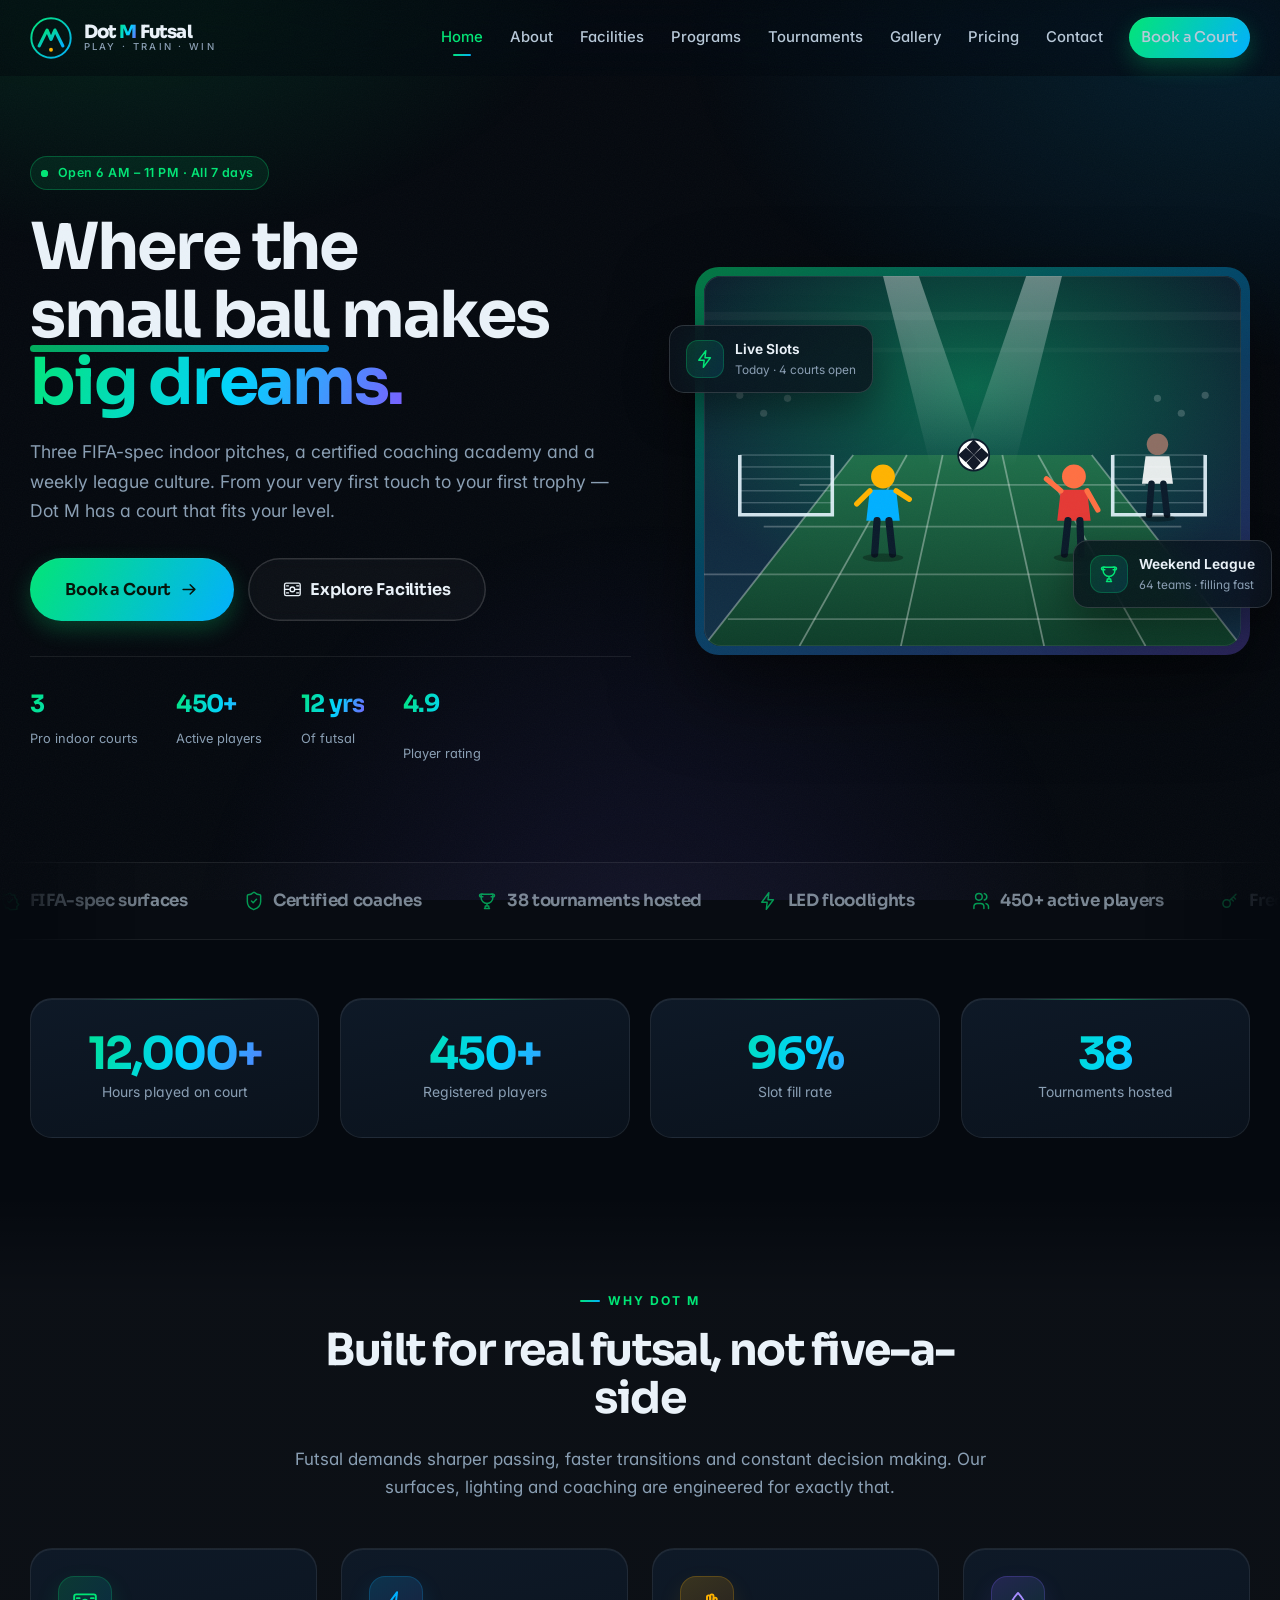
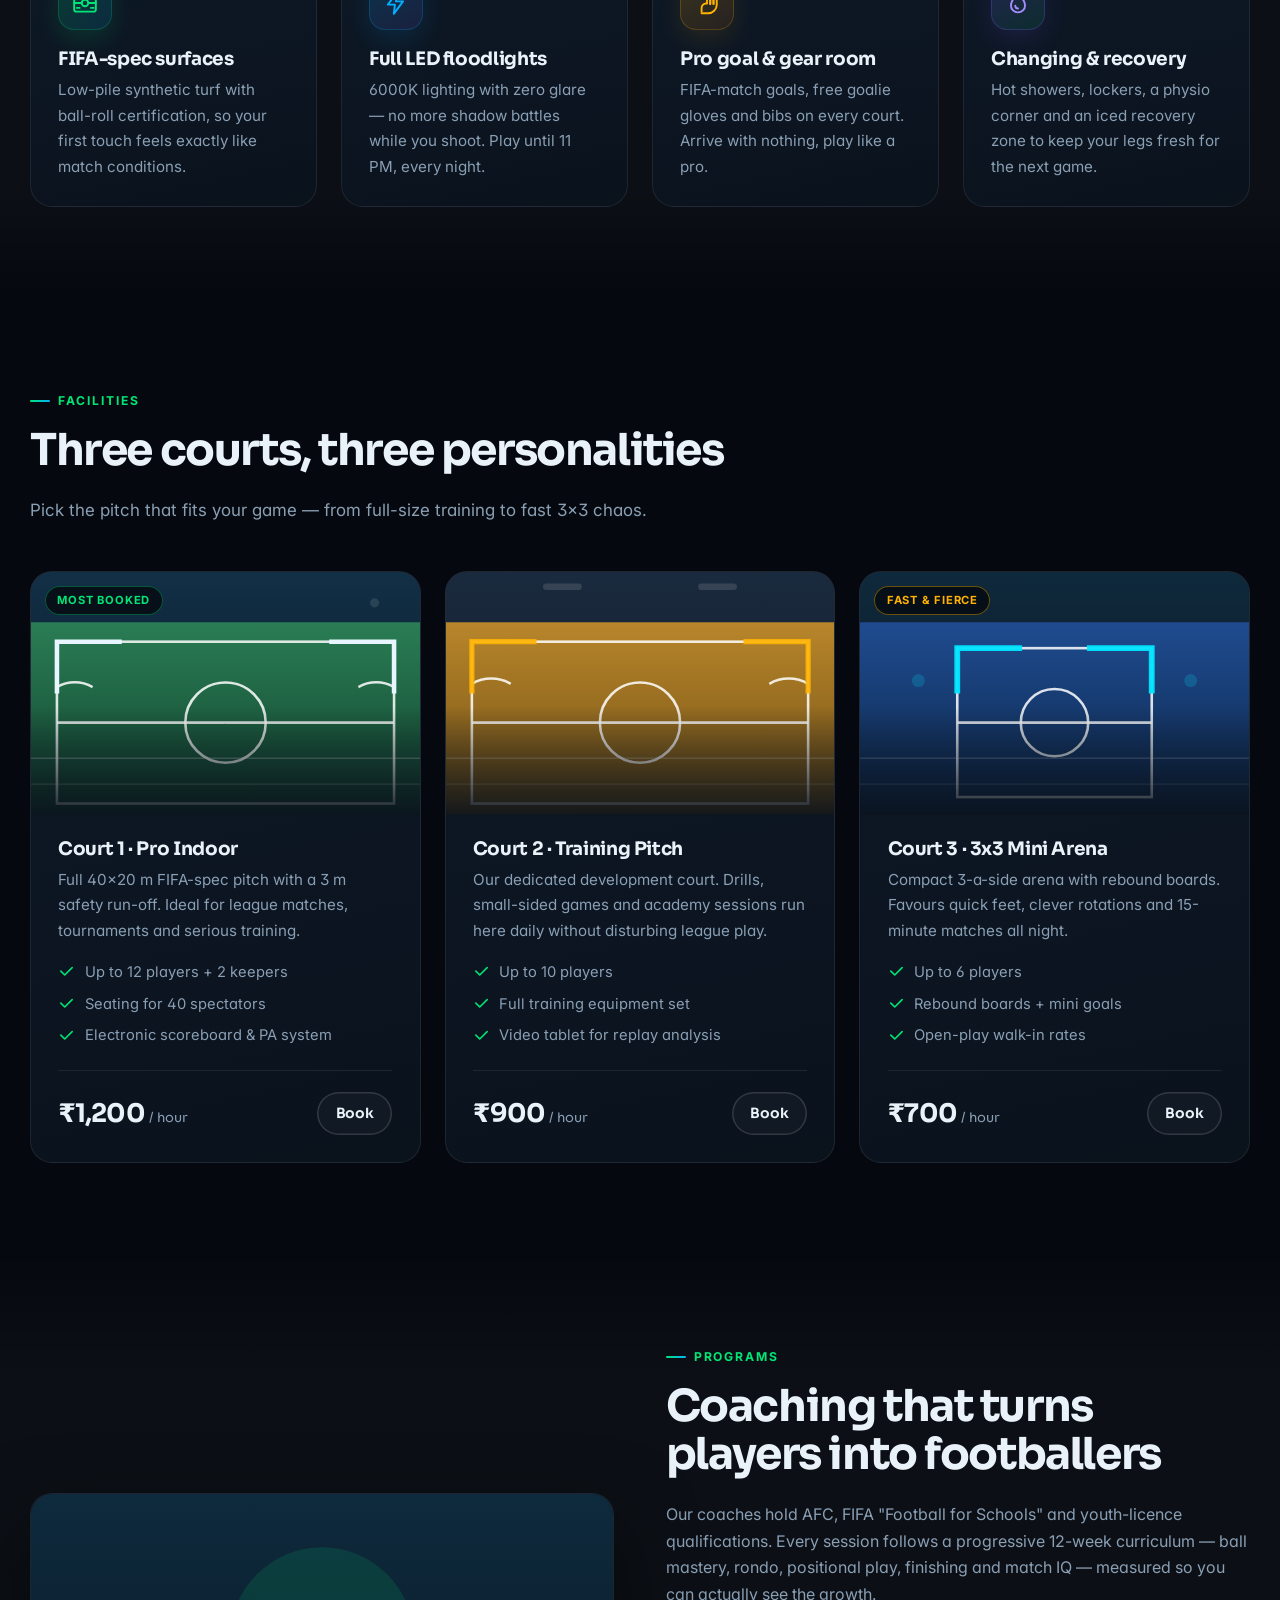
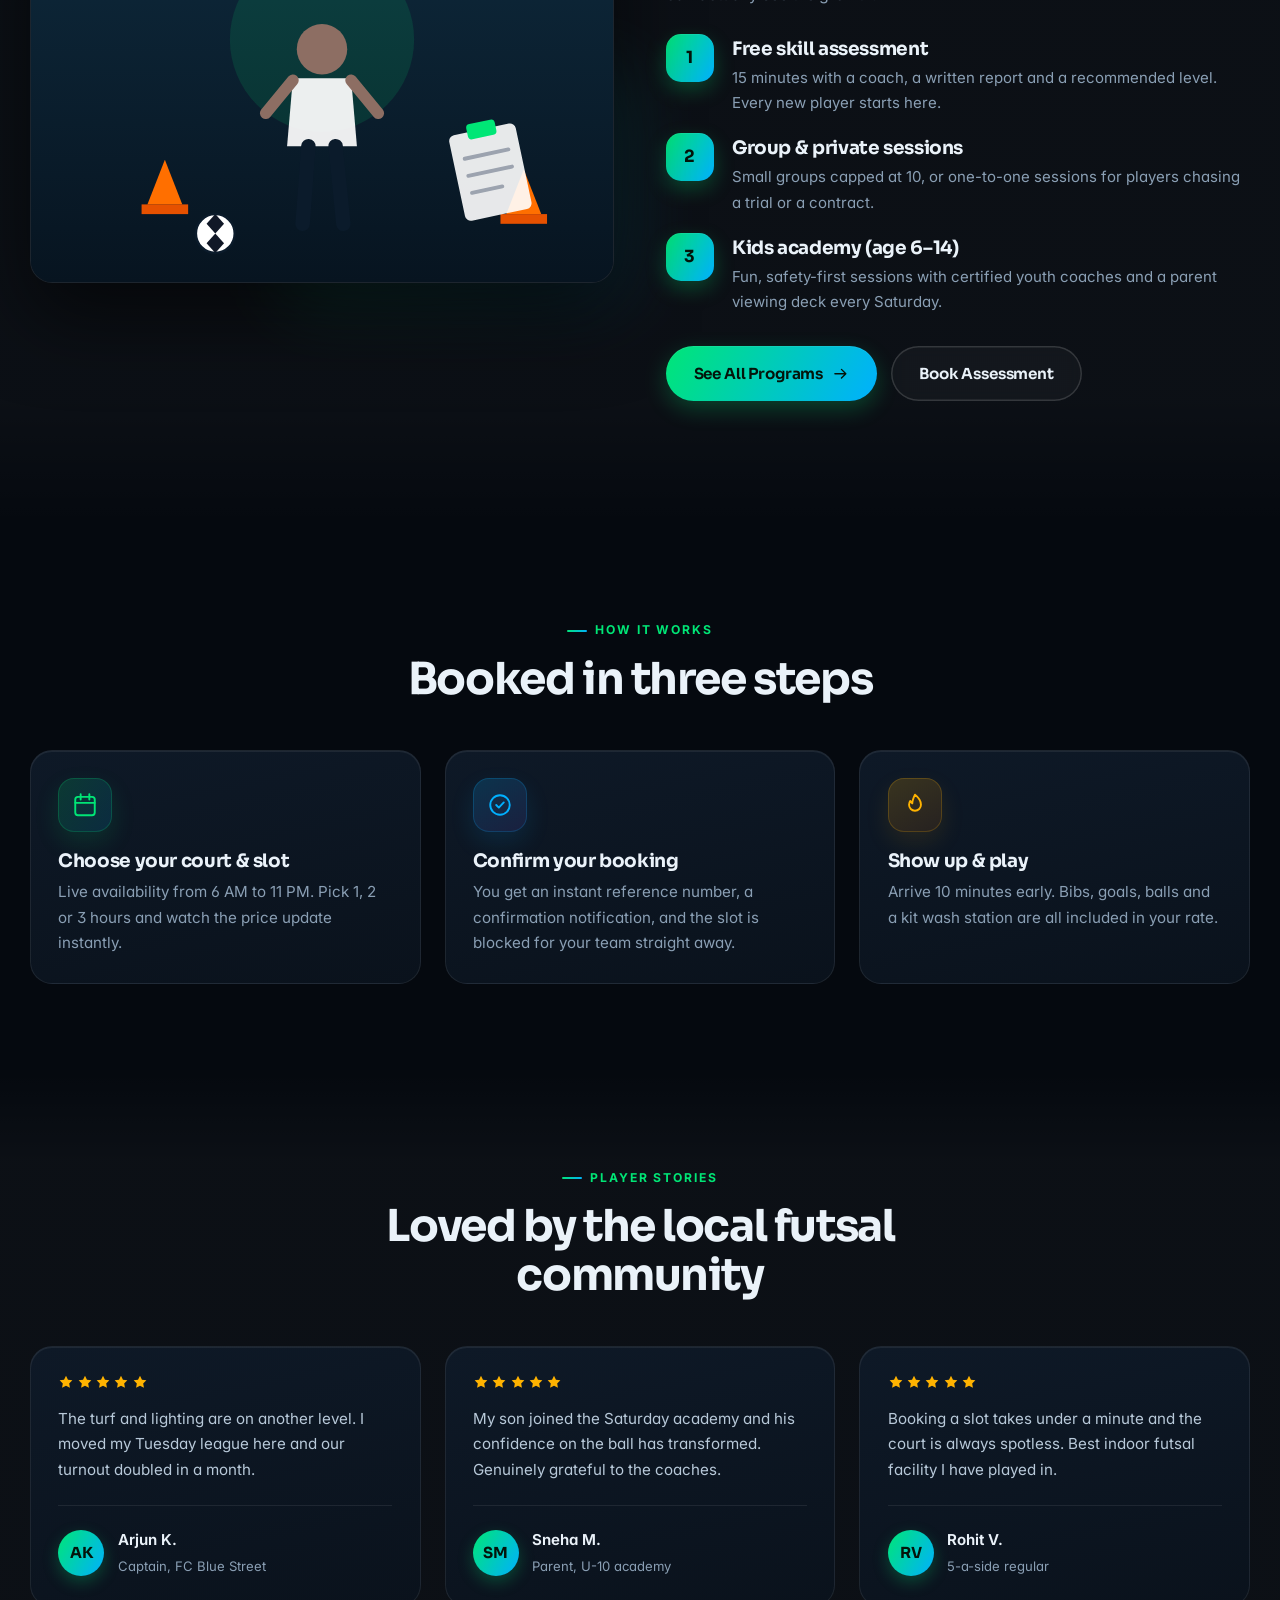
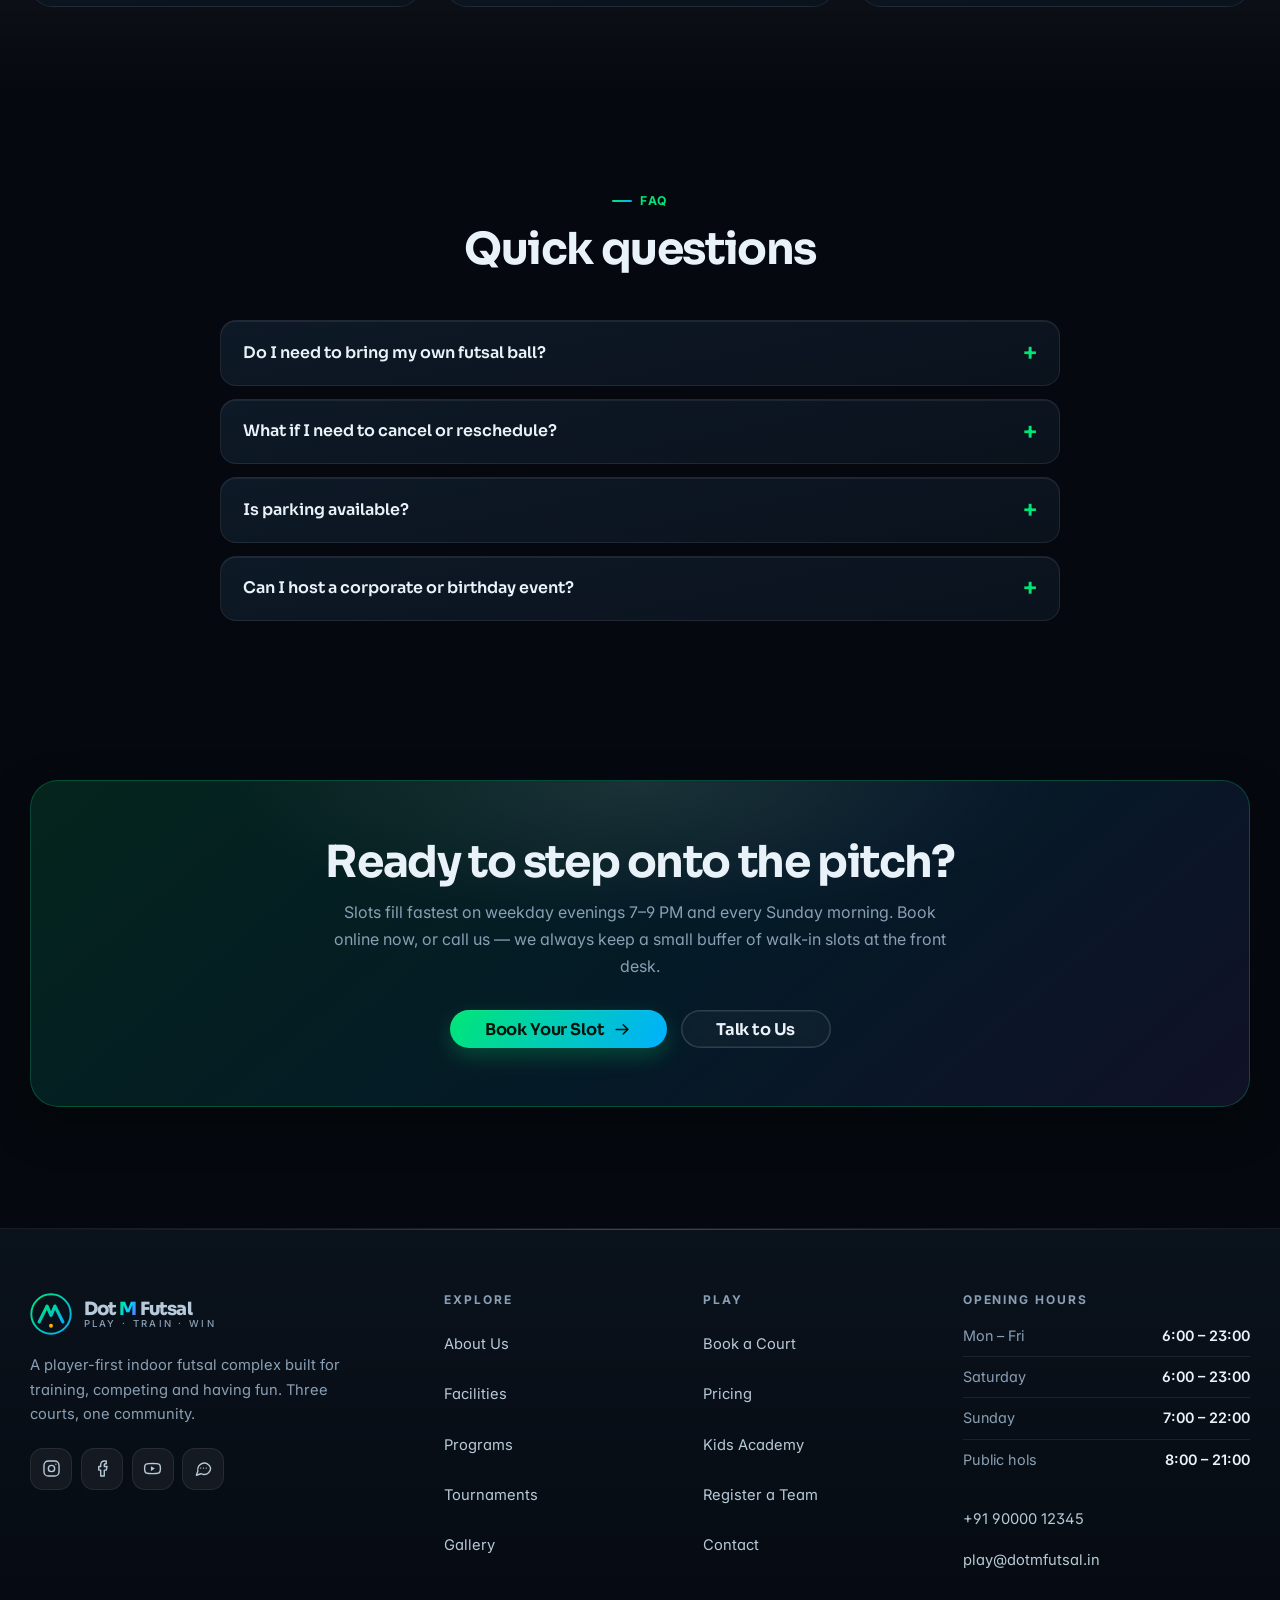
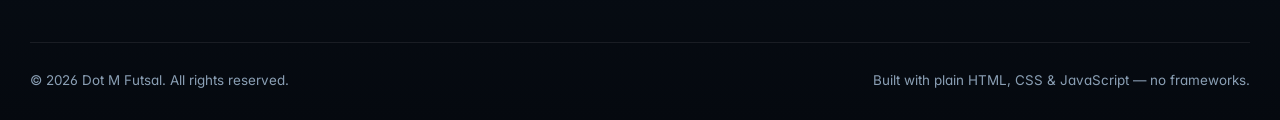
<file: index.html>
<!DOCTYPE html>
<html lang="en">
<head>
<meta charset="UTF-8">
<meta name="viewport" content="width=device-width, initial-scale=1">
<title>Home — Dot M Futsal | Indoor Futsal Courts, Coaching &amp; Tournaments</title>
<meta name="description" content="Dot M Futsal is a premium indoor futsal hub with 3 FIFA-spec courts, certified coaching, a kids academy, weekly leagues and tournaments. Book your slot online in 30 seconds.">
<meta name="theme-color" content="#05090f">
<link rel="icon" href="assets/img/logo.svg" type="image/svg+xml">
<link rel="preconnect" href="https://fonts.googleapis.com">
<link rel="preconnect" href="https://fonts.gstatic.com" crossorigin>
<link rel="stylesheet" href="https://fonts.googleapis.com/css2?family=Inter:wght@400;500;600;700&family=Sora:wght@500;600;700;800&display=swap">
<link rel="stylesheet" href="assets/css/style.css">
<meta property="og:title" content="Dot M Futsal">
<meta property="og:description" content="Premium indoor futsal courts, coaching academy and weekly tournaments.">
<meta property="og:type" content="website">
</head>
<body>
<a class="skip-link" href="#main">Skip to content</a>
<div class="scroll-progress" role="presentation"></div>

<!-- ══════════ HEADER ══════════ -->
<header class="site-header">
  <div class="container nav">
    <a class="brand" href="index.html" aria-label="Dot M Futsal — home">
      <img src="assets/img/logo.svg" alt="" width="42" height="42">
      <span class="brand-text">
        <span class="brand-name">Dot <em>M</em> Futsal</span>
        <span class="brand-tag">Play · Train · Win</span>
      </span>
    </a>

    <button class="nav-toggle" aria-label="Toggle navigation" aria-expanded="false" aria-controls="navLinks">
      <span></span><span></span><span></span>
    </button>

    <ul class="nav-links" id="navLinks">
      <li><a href="index.html">Home</a></li>
      <li><a href="about.html">About</a></li>
      <li><a href="facilities.html">Facilities</a></li>
      <li><a href="programs.html">Programs</a></li>
      <li><a href="tournaments.html">Tournaments</a></li>
      <li><a href="gallery.html">Gallery</a></li>
      <li><a href="pricing.html">Pricing</a></li>
      <li><a href="contact.html">Contact</a></li>
      <li><a class="btn btn-sm nav-cta" href="booking.html">Book a Court</a></li>
    </ul>
  </div>
</header>

<main id="main">

  <!-- ══════════ HERO ══════════ -->
  <section class="hero">
    <div class="container hero-grid">
      <div>
        <span class="eyebrow"><span class="dot"></span> Open 6 AM – 11 PM · All 7 days</span>
        <h1>Where the <span class="under">small ball</span> makes <span class="grad">big dreams.</span></h1>
        <p class="hero-lead">
          Three FIFA-spec indoor pitches, a certified coaching academy and a weekly league culture.
          From your very first touch to your first trophy — Dot M has a court that fits your level.
        </p>
        <div class="hero-actions">
          <a class="btn btn-lg" href="booking.html">
            Book a Court
            <svg class="ico"><use href="#i-arrow-right"></use></svg>
          </a>
          <a class="btn btn-lg btn-outline" href="facilities.html">
            <svg class="ico"><use href="#i-pitch"></use></svg>
            Explore Facilities
          </a>
        </div>
        <div class="hero-quick">
          <div><strong>3</strong><span>Pro indoor courts</span></div>
          <div><strong>450+</strong><span>Active players</span></div>
          <div><strong>12 yrs</strong><span>Of futsal</span></div>
          <div><strong>4.9<svg class="ico" style="width:.62em;height:.62em;vertical-align:.06em"><use href="#i-star"></use></svg></strong><span>Player rating</span></div>
        </div>
      </div>

      <div class="hero-media">
        <div class="hero-frame">
          <img src="assets/img/hero.svg" alt="Illustration of an indoor futsal court with players in action" width="900" height="620" fetchpriority="high">
        </div>
        <div class="float-card one">
          <span class="float-ico"><svg class="ico"><use href="#i-bolt"></use></svg></span>
          <span>Live Slots<small>Today · 4 courts open</small></span>
        </div>
        <div class="float-card two">
          <span class="float-ico"><svg class="ico"><use href="#i-trophy"></use></svg></span>
          <span>Weekend League<small>64 teams · filling fast</small></span>
        </div>
      </div>
    </div>
  </section>

  <!-- ══════════ MARQUEE ══════════ -->
  <div class="marquee" aria-hidden="true">
    <div class="marquee-track">
      <span class="marquee-item"><svg class="ico"><use href="#i-badge"></use></svg> FIFA-spec surfaces</span>
      <span class="marquee-item"><svg class="ico"><use href="#i-shield"></use></svg> Certified coaches</span>
      <span class="marquee-item"><svg class="ico"><use href="#i-trophy"></use></svg> 38 tournaments hosted</span>
      <span class="marquee-item"><svg class="ico"><use href="#i-bolt"></use></svg> LED floodlights</span>
      <span class="marquee-item"><svg class="ico"><use href="#i-users"></use></svg> 450+ active players</span>
      <span class="marquee-item"><svg class="ico"><use href="#i-key"></use></svg> Free parking</span>
      <span class="marquee-item"><svg class="ico"><use href="#i-drop"></use></svg> Hot changing rooms</span>
      <span class="marquee-item"><svg class="ico"><use href="#i-heart"></use></svg> Community first</span>
      <span class="marquee-item"><svg class="ico"><use href="#i-badge"></use></svg> FIFA-spec surfaces</span>
      <span class="marquee-item"><svg class="ico"><use href="#i-shield"></use></svg> Certified coaches</span>
      <span class="marquee-item"><svg class="ico"><use href="#i-trophy"></use></svg> 38 tournaments hosted</span>
      <span class="marquee-item"><svg class="ico"><use href="#i-bolt"></use></svg> LED floodlights</span>
      <span class="marquee-item"><svg class="ico"><use href="#i-users"></use></svg> 450+ active players</span>
      <span class="marquee-item"><svg class="ico"><use href="#i-key"></use></svg> Free parking</span>
      <span class="marquee-item"><svg class="ico"><use href="#i-drop"></use></svg> Hot changing rooms</span>
      <span class="marquee-item"><svg class="ico"><use href="#i-heart"></use></svg> Community first</span>
    </div>
  </div>

  <!-- ══════════ STATS ══════════ -->
  <section class="section tight">
    <div class="container">
      <div class="stats">
        <div class="stat reveal"><b data-count="12000" data-suffix="+">0</b><span>Hours played on court</span></div>
        <div class="stat reveal d1"><b data-count="450" data-suffix="+">0</b><span>Registered players</span></div>
        <div class="stat reveal d2"><b data-count="96" data-suffix="%">0</b><span>Slot fill rate</span></div>
        <div class="stat reveal d3"><b data-count="38">0</b><span>Tournaments hosted</span></div>
      </div>
    </div>
  </section>

  <!-- ══════════ WHY US ══════════ -->
  <section class="section alt" id="why">
    <div class="container">
      <div class="section-head center reveal">
        <span class="tag">Why Dot M</span>
        <h2>Built for real futsal, not five-a-side</h2>
        <p>Futsal demands sharper passing, faster transitions and constant decision making. Our surfaces,
          lighting and coaching are engineered for exactly that.</p>
      </div>

      <div class="grid g-4">
        <article class="card reveal">
          <div class="card-ico"><svg class="ico"><use href="#i-pitch"></use></svg></div>
          <h3>FIFA-spec surfaces</h3>
          <p>Low-pile synthetic turf with ball-roll certification, so your first touch feels exactly like match conditions.</p>
        </article>
        <article class="card reveal d1">
          <div class="card-ico blue"><svg class="ico"><use href="#i-bolt"></use></svg></div>
          <h3>Full LED floodlights</h3>
          <p>6000K lighting with zero glare — no more shadow battles while you shoot. Play until 11 PM, every night.</p>
        </article>
        <article class="card reveal d2">
          <div class="card-ico amber"><svg class="ico"><use href="#i-glove"></use></svg></div>
          <h3>Pro goal &amp; gear room</h3>
          <p>FIFA-match goals, free goalie gloves and bibs on every court. Arrive with nothing, play like a pro.</p>
        </article>
        <article class="card reveal d3">
          <div class="card-ico violet"><svg class="ico"><use href="#i-drop"></use></svg></div>
          <h3>Changing &amp; recovery</h3>
          <p>Hot showers, lockers, a physio corner and an iced recovery zone to keep your legs fresh for the next game.</p>
        </article>
      </div>
    </div>
  </section>

  <!-- ══════════ COURTS ══════════ -->
  <section class="section" id="courts">
    <div class="container">
      <div class="section-head reveal">
        <span class="tag">Facilities</span>
        <h2>Three courts, three personalities</h2>
        <p>Pick the pitch that fits your game — from full-size training to fast 3x3 chaos.</p>
      </div>

      <div class="grid g-3">
        <article class="card reveal">
          <div class="card-media">
            <span class="card-badge">Most booked</span>
            <img src="assets/img/court-1.svg" alt="Court 1 pro indoor futsal pitch" width="600" height="400" loading="lazy">
          </div>
          <h3>Court 1 · Pro Indoor</h3>
          <p>Full 40×20 m FIFA-spec pitch with a 3 m safety run-off. Ideal for league matches, tournaments and serious training.</p>
          <ul class="card-list">
            <li><svg class="ico"><use href="#i-check"></use></svg><span>Up to 12 players + 2 keepers</span></li>
            <li><svg class="ico"><use href="#i-check"></use></svg><span>Seating for 40 spectators</span></li>
            <li><svg class="ico"><use href="#i-check"></use></svg><span>Electronic scoreboard &amp; PA system</span></li>
          </ul>
          <div class="card-foot">
            <span class="price">₹1,200 <small>/ hour</small></span>
            <a class="btn btn-sm btn-outline" href="booking.html">Book</a>
          </div>
        </article>

        <article class="card reveal d1">
          <div class="card-media">
            <img src="assets/img/court-2.svg" alt="Court 2 training futsal pitch" width="600" height="400" loading="lazy">
          </div>
          <h3>Court 2 · Training Pitch</h3>
          <p>Our dedicated development court. Drills, small-sided games and academy sessions run here daily without disturbing league play.</p>
          <ul class="card-list">
            <li><svg class="ico"><use href="#i-check"></use></svg><span>Up to 10 players</span></li>
            <li><svg class="ico"><use href="#i-check"></use></svg><span>Full training equipment set</span></li>
            <li><svg class="ico"><use href="#i-check"></use></svg><span>Video tablet for replay analysis</span></li>
          </ul>
          <div class="card-foot">
            <span class="price">₹900 <small>/ hour</small></span>
            <a class="btn btn-sm btn-outline" href="booking.html">Book</a>
          </div>
        </article>

        <article class="card reveal d2">
          <div class="card-media">
            <span class="card-badge pop">Fast &amp; fierce</span>
            <img src="assets/img/court-3.svg" alt="Court 3 three versus three mini futsal arena" width="600" height="400" loading="lazy">
          </div>
          <h3>Court 3 · 3x3 Mini Arena</h3>
          <p>Compact 3-a-side arena with rebound boards. Favours quick feet, clever rotations and 15-minute matches all night.</p>
          <ul class="card-list">
            <li><svg class="ico"><use href="#i-check"></use></svg><span>Up to 6 players</span></li>
            <li><svg class="ico"><use href="#i-check"></use></svg><span>Rebound boards + mini goals</span></li>
            <li><svg class="ico"><use href="#i-check"></use></svg><span>Open-play walk-in rates</span></li>
          </ul>
          <div class="card-foot">
            <span class="price">₹700 <small>/ hour</small></span>
            <a class="btn btn-sm btn-outline" href="booking.html">Book</a>
          </div>
        </article>
      </div>
    </div>
  </section>

  <!-- ══════════ COACHING SPLIT ══════════ -->
  <section class="section alt">
    <div class="container split">
      <div class="split-media reveal">
        <img src="assets/img/coaching.svg" alt="Coach running a futsal training session" width="600" height="400" loading="lazy">
      </div>
      <div class="reveal d1">
        <span class="tag">Programs</span>
        <h2>Coaching that turns players into footballers</h2>
        <p>Our coaches hold AFC, FIFA "Football for Schools" and youth-licence qualifications. Every session
          follows a progressive 12-week curriculum — ball mastery, rondo, positional play, finishing and match IQ —
          measured so you can actually see the growth.</p>

        <div class="stack" style="margin-top:1.6rem">
          <div class="feature">
            <span class="feature-num">1</span>
            <div><h3>Free skill assessment</h3><p>15 minutes with a coach, a written report and a recommended level. Every new player starts here.</p></div>
          </div>
          <div class="feature">
            <span class="feature-num">2</span>
            <div><h3>Group &amp; private sessions</h3><p>Small groups capped at 10, or one-to-one sessions for players chasing a trial or a contract.</p></div>
          </div>
          <div class="feature">
            <span class="feature-num">3</span>
            <div><h3>Kids academy (age 6–14)</h3><p>Fun, safety-first sessions with certified youth coaches and a parent viewing deck every Saturday.</p></div>
          </div>
        </div>

        <div class="hero-actions">
          <a class="btn" href="programs.html">See All Programs <svg class="ico"><use href="#i-arrow-right"></use></svg></a>
          <a class="btn btn-outline" href="contact.html">Book Assessment</a>
        </div>
      </div>
    </div>
  </section>

  <!-- ══════════ PROCESS ══════════ -->
  <section class="section">
    <div class="container">
      <div class="section-head center reveal">
        <span class="tag">How it works</span>
        <h2>Booked in three steps</h2>
      </div>
      <div class="grid g-3">
        <article class="card reveal">
          <div class="card-ico"><svg class="ico"><use href="#i-calendar"></use></svg></div>
          <h3>Choose your court &amp; slot</h3>
          <p>Live availability from 6 AM to 11 PM. Pick 1, 2 or 3 hours and watch the price update instantly.</p>
        </article>
        <article class="card reveal d1">
          <div class="card-ico blue"><svg class="ico"><use href="#i-check-circle"></use></svg></div>
          <h3>Confirm your booking</h3>
          <p>You get an instant reference number, a confirmation notification, and the slot is blocked for your team straight away.</p>
        </article>
        <article class="card reveal d2">
          <div class="card-ico amber"><svg class="ico"><use href="#i-flame"></use></svg></div>
          <h3>Show up &amp; play</h3>
          <p>Arrive 10 minutes early. Bibs, goals, balls and a kit wash station are all included in your rate.</p>
        </article>
      </div>
    </div>
  </section>

  <!-- ══════════ TESTIMONIALS ══════════ -->
  <section class="section alt">
    <div class="container">
      <div class="section-head center reveal">
        <span class="tag">Player stories</span>
        <h2>Loved by the local futsal community</h2>
      </div>
      <div class="grid g-3">
        <article class="card reveal">
          <div class="stars" data-stars="5"></div>
          <p class="quote">The turf and lighting are on another level. I moved my Tuesday league here and our turnout doubled in a month.</p>
          <div class="person"><span class="avatar">AK</span><div><b>Arjun K.</b><small>Captain, FC Blue Street</small></div></div>
        </article>
        <article class="card reveal d1">
          <div class="stars" data-stars="5"></div>
          <p class="quote">My son joined the Saturday academy and his confidence on the ball has transformed. Genuinely grateful to the coaches.</p>
          <div class="person"><span class="avatar">SM</span><div><b>Sneha M.</b><small>Parent, U-10 academy</small></div></div>
        </article>
        <article class="card reveal d2">
          <div class="stars" data-stars="5"></div>
          <p class="quote">Booking a slot takes under a minute and the court is always spotless. Best indoor futsal facility I have played in.</p>
          <div class="person"><span class="avatar">RV</span><div><b>Rohit V.</b><small>5-a-side regular</small></div></div>
        </article>
      </div>
    </div>
  </section>

  <!-- ══════════ FAQ ══════════ -->
  <section class="section">
    <div class="container" style="max-width:840px">
      <div class="section-head center reveal">
        <span class="tag">FAQ</span>
        <h2>Quick questions</h2>
      </div>

      <details class="acc reveal">
        <summary>Do I need to bring my own futsal ball?</summary>
        <div class="acc-body"><p>No. Match-quality futsal balls, bibs and cones are provided on every court. You are welcome to bring your own boots and a water bottle.</p></div>
      </details>
      <details class="acc reveal d1">
        <summary>What if I need to cancel or reschedule?</summary>
        <div class="acc-body"><p>Free cancellation up to 12 hours before your slot, and a free reschedule once per booking. Late cancellations are charged 50% — just call us and we will sort it out.</p></div>
      </details>
      <details class="acc reveal d2">
        <summary>Is parking available?</summary>
        <div class="acc-body"><p>Yes — 40 free two-wheeler spots and 15 car bays on site, plus paid parking on the service road behind the complex.</p></div>
      </details>
      <details class="acc reveal d3">
        <summary>Can I host a corporate or birthday event?</summary>
        <div class="acc-body"><p>Absolutely. We host corporate futsal leagues, birthday battles and team-building events for up to 80 players, with catering options. Send us an enquiry and we will build a package.</p></div>
      </details>
    </div>
  </section>

  <!-- ══════════ CTA ══════════ -->
  <section class="section tight">
    <div class="container">
      <div class="cta-box reveal">
        <h2>Ready to step onto the pitch?</h2>
        <p>Slots fill fastest on weekday evenings 7–9 PM and every Sunday morning. Book online now, or call us —
          we always keep a small buffer of walk-in slots at the front desk.</p>
        <div class="cta-actions">
          <a class="btn btn-lg" href="booking.html">Book Your Slot <svg class="ico"><use href="#i-arrow-right"></use></svg></a>
          <a class="btn btn-lg btn-outline" href="contact.html">Talk to Us</a>
        </div>
      </div>
    </div>
  </section>

</main>

<!-- ══════════ FOOTER ══════════ -->
<footer class="site-footer">
  <div class="container">
    <div class="footer-grid">
      <div class="footer-about">
        <a class="brand" href="index.html" style="margin-bottom:1.1rem">
          <img src="assets/img/logo.svg" alt="" width="42" height="42">
          <span class="brand-text">
            <span class="brand-name">Dot <em>M</em> Futsal</span>
            <span class="brand-tag">Play · Train · Win</span>
          </span>
        </a>
        <p>A player-first indoor futsal complex built for training, competing and having fun. Three courts, one community.</p>
        <div class="socials">
          <a href="https://instagram.com" target="_blank" rel="noopener" aria-label="Instagram"><svg class="ico"><use href="#i-instagram"></use></svg></a>
          <a href="https://facebook.com" target="_blank" rel="noopener" aria-label="Facebook"><svg class="ico"><use href="#i-facebook"></use></svg></a>
          <a href="https://youtube.com" target="_blank" rel="noopener" aria-label="YouTube"><svg class="ico"><use href="#i-youtube"></use></svg></a>
          <a href="https://wa.me/919000012345" target="_blank" rel="noopener" aria-label="WhatsApp"><svg class="ico"><use href="#i-message"></use></svg></a>
        </div>
      </div>

      <div>
        <h4>Explore</h4>
        <ul>
          <li><a href="about.html">About Us</a></li>
          <li><a href="facilities.html">Facilities</a></li>
          <li><a href="programs.html">Programs</a></li>
          <li><a href="tournaments.html">Tournaments</a></li>
          <li><a href="gallery.html">Gallery</a></li>
        </ul>
      </div>

      <div>
        <h4>Play</h4>
        <ul>
          <li><a href="booking.html">Book a Court</a></li>
          <li><a href="pricing.html">Pricing</a></li>
          <li><a href="programs.html#kids">Kids Academy</a></li>
          <li><a href="tournaments.html#register">Register a Team</a></li>
          <li><a href="contact.html">Contact</a></li>
        </ul>
      </div>

      <div>
        <h4>Opening Hours</h4>
        <div class="hours">
          <div><span>Mon – Fri</span><b>6:00 – 23:00</b></div>
          <div><span>Saturday</span><b>6:00 – 23:00</b></div>
          <div><span>Sunday</span><b>7:00 – 22:00</b></div>
          <div><span>Public hols</span><b>8:00 – 21:00</b></div>
        </div>
        <p style="margin-top:1.2rem">
          <a href="tel:+919000012345">+91 90000 12345</a><br>
          <a href="mailto:play@dotmfutsal.in">play@dotmfutsal.in</a>
        </p>
      </div>
    </div>

    <div class="footer-bottom">
      <span>&copy; <span data-year>2025</span> Dot M Futsal. All rights reserved.</span>
      <span>Built with plain HTML, CSS &amp; JavaScript — no frameworks.</span>
    </div>
  </div>
</footer>

<button class="to-top" aria-label="Back to top"><svg class="ico"><use href="#i-arrow-up"></use></svg></button>
<script src="assets/js/icons.js"></script>
<script src="assets/js/main.js"></script>
</body>
</html>
</file>
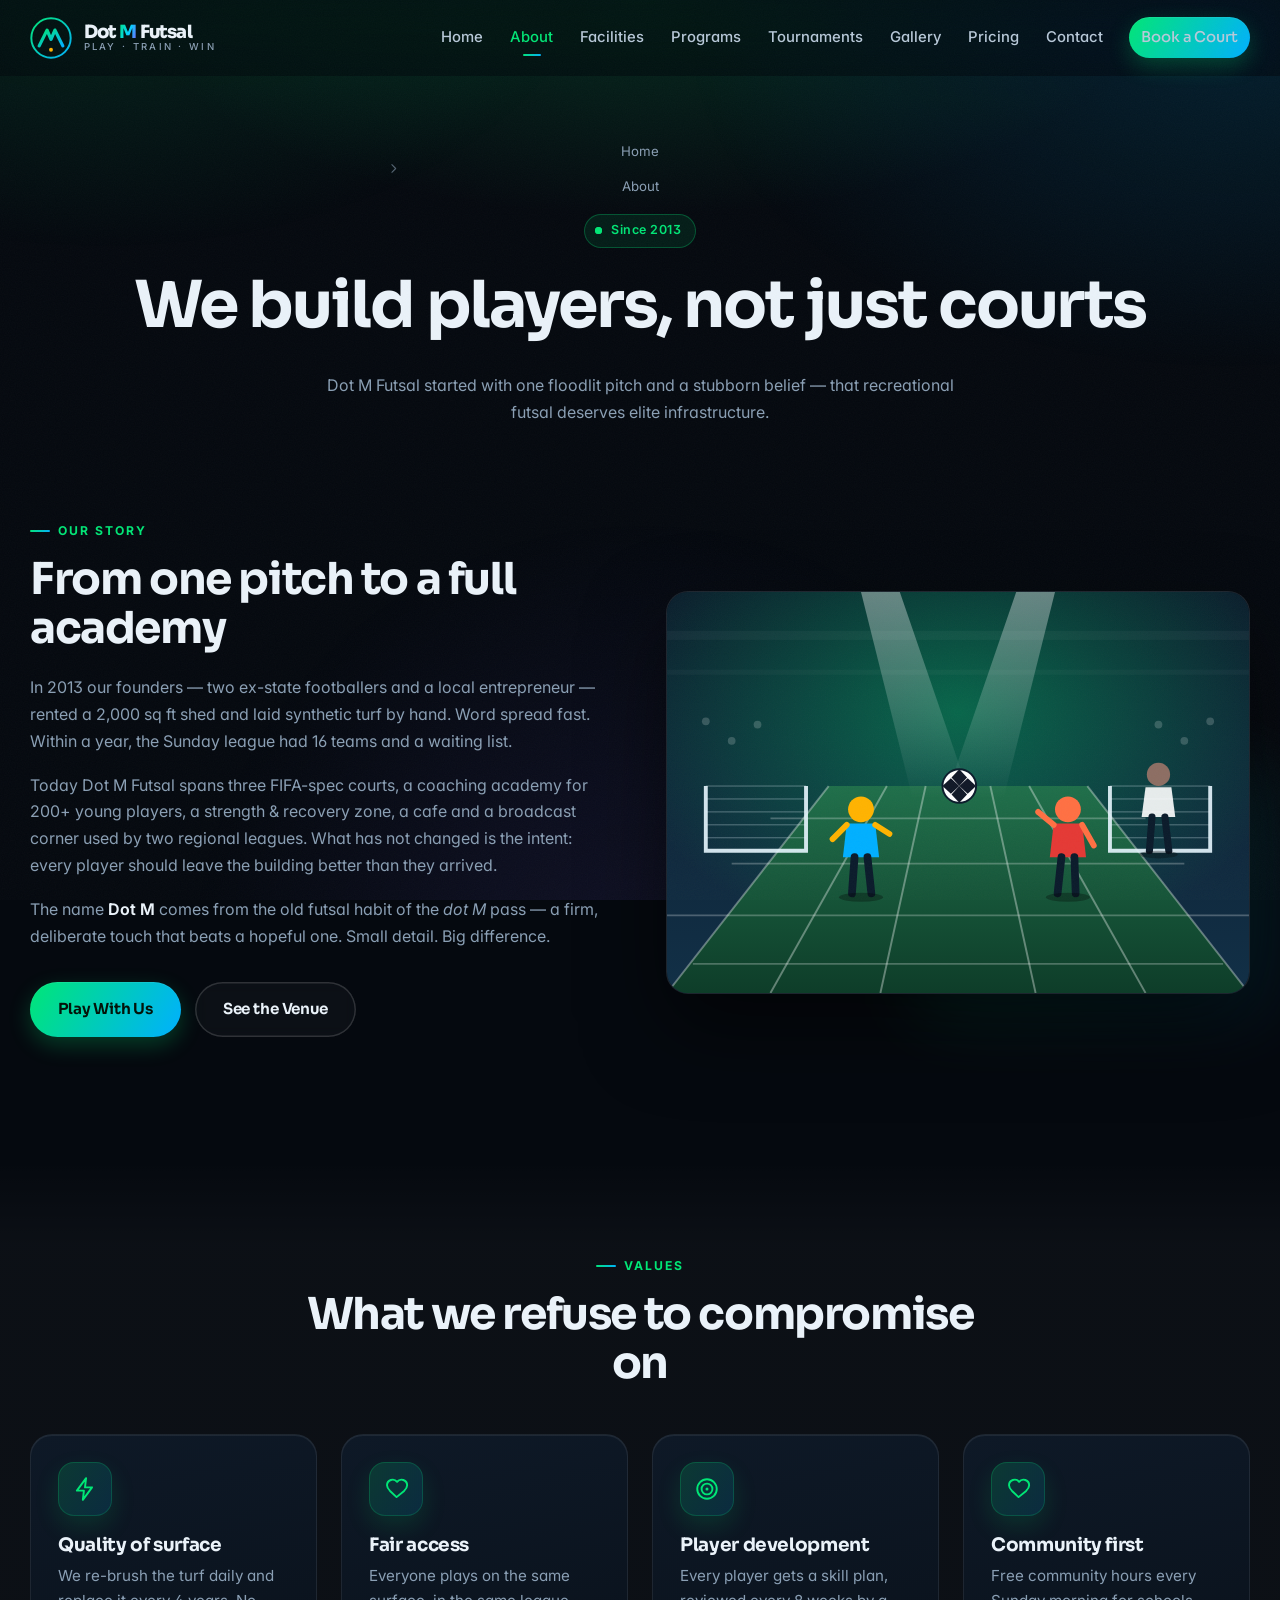
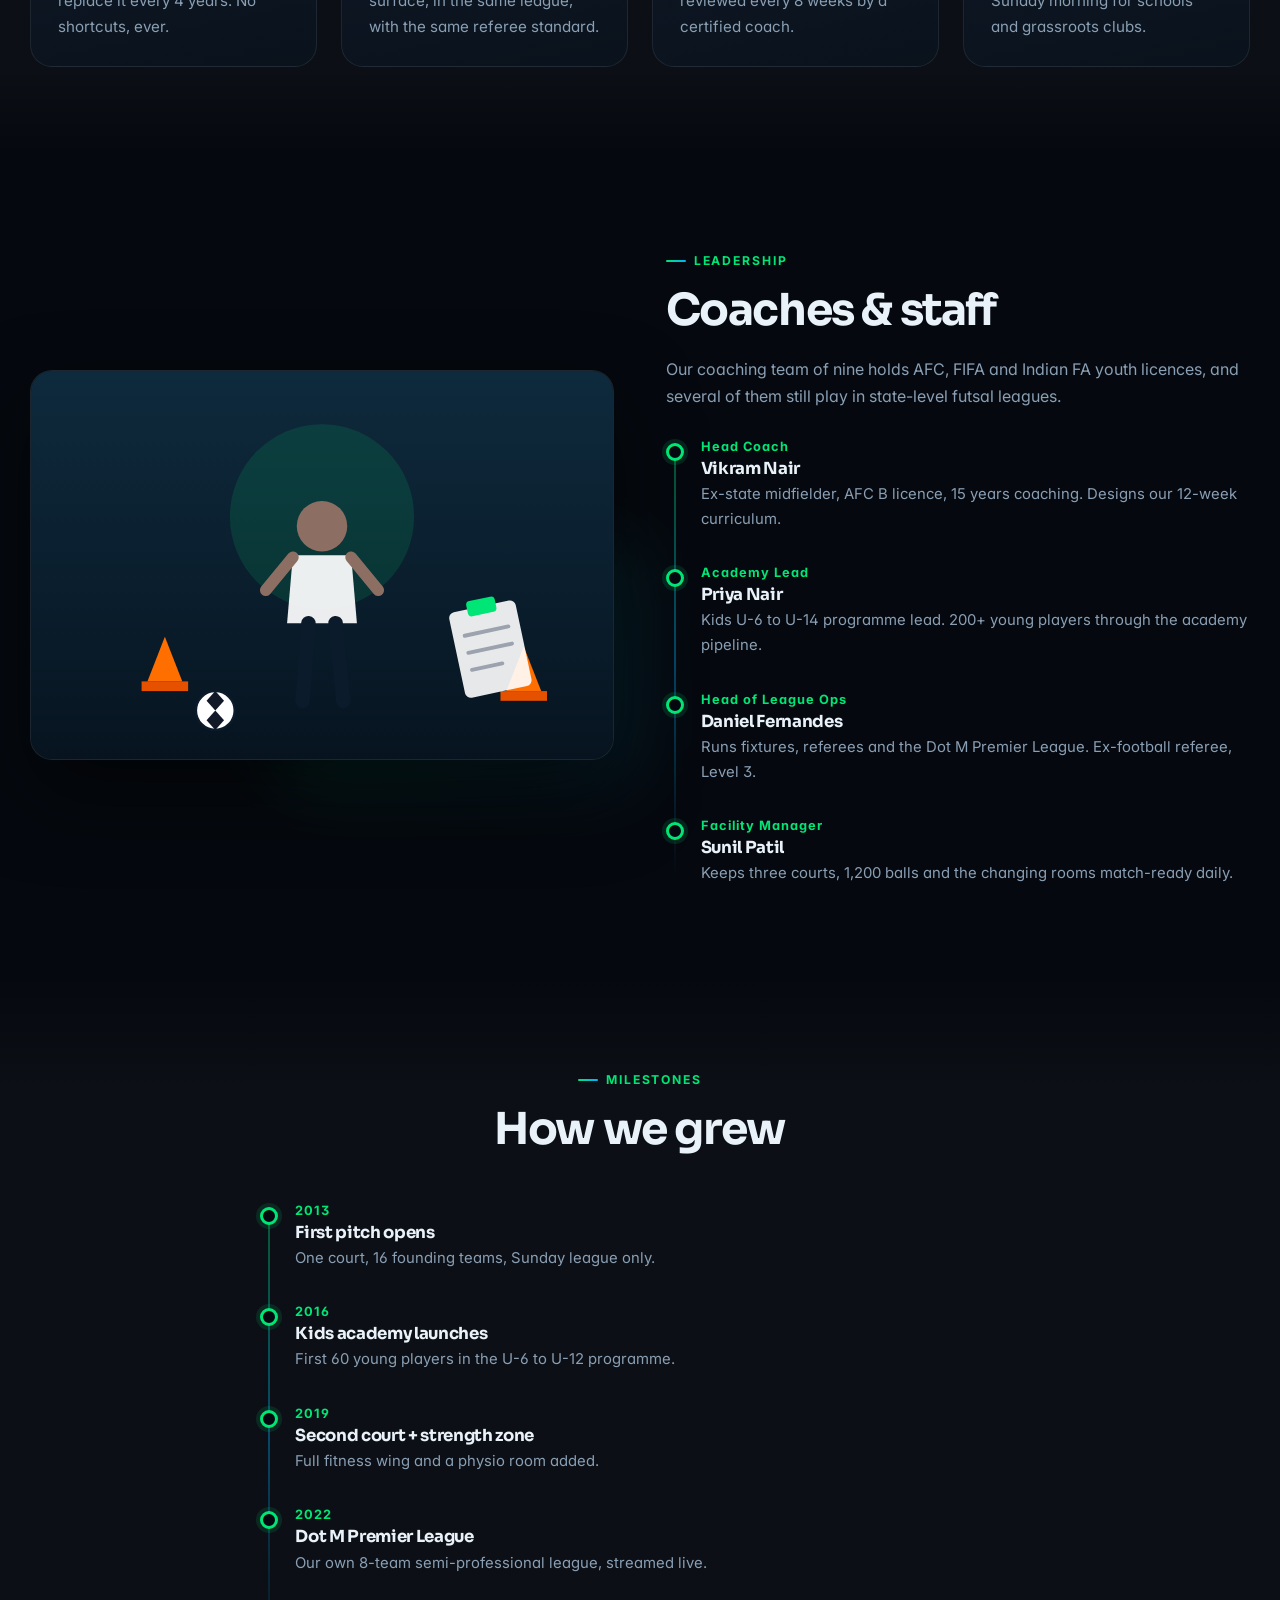
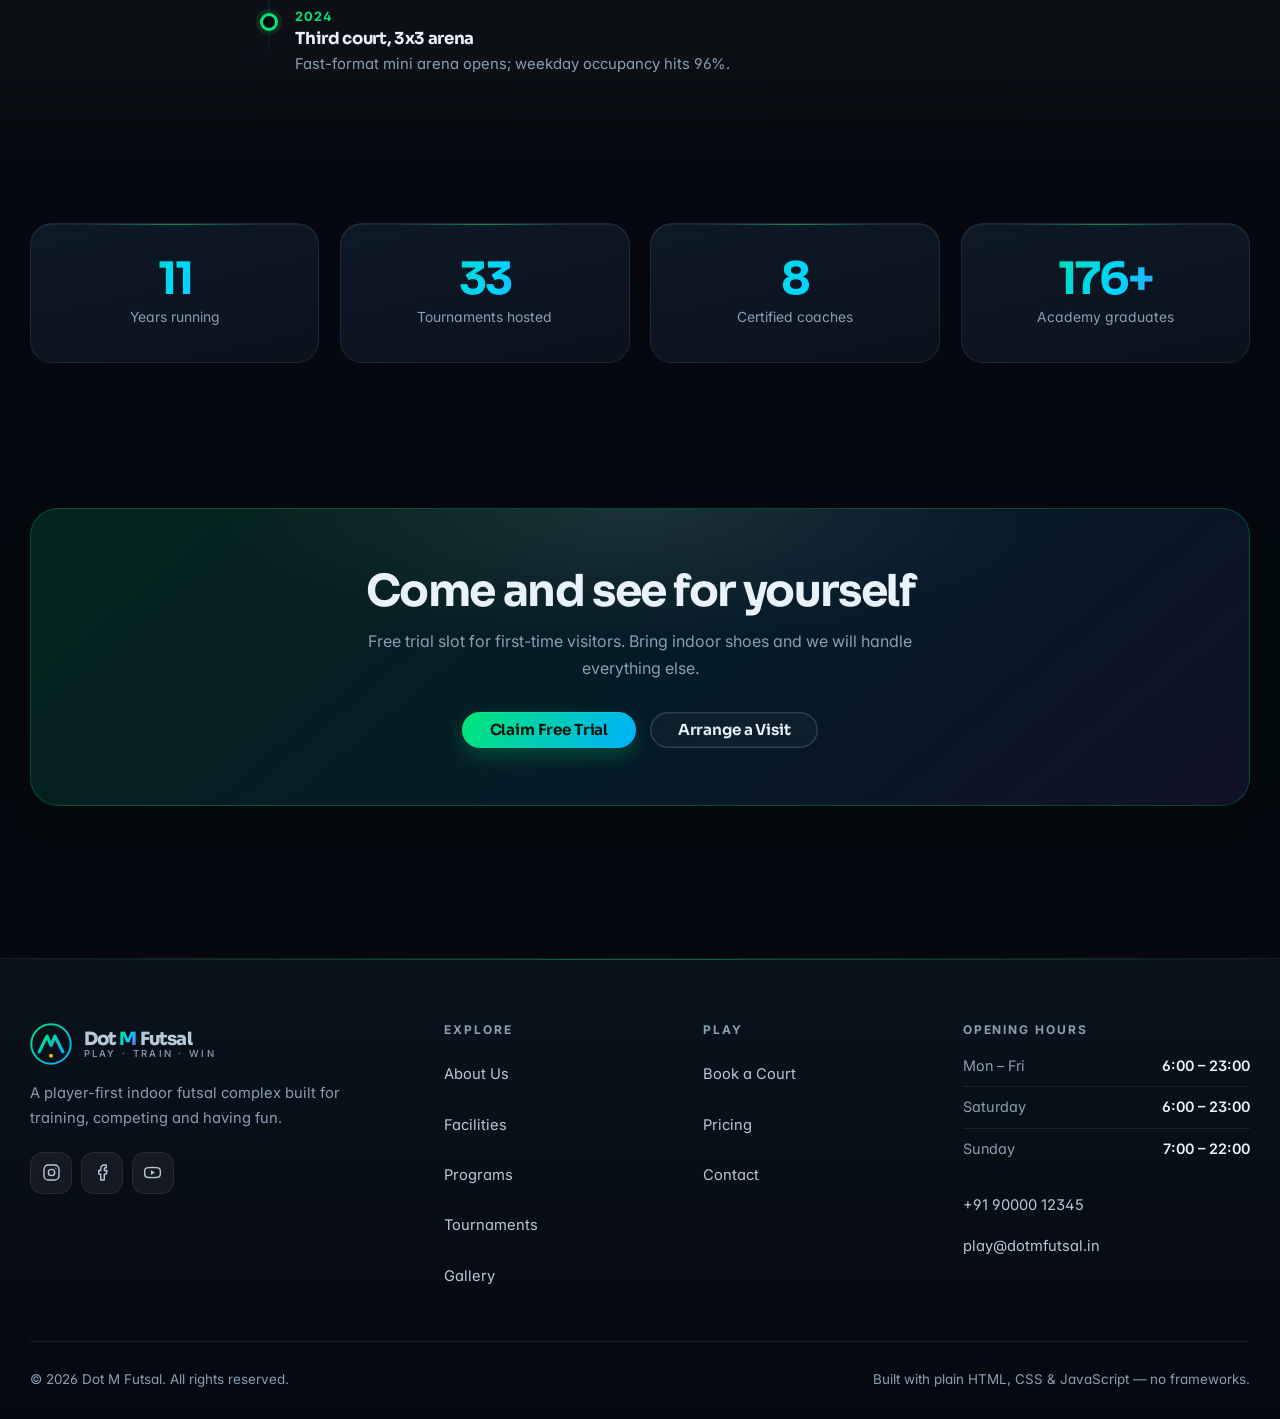
<file: about.html>
<!DOCTYPE html>
<html lang="en">
<head>
<meta charset="UTF-8">
<meta name="viewport" content="width=device-width, initial-scale=1">
<title>About — Dot M Futsal</title>
<meta name="description" content="Dot M Futsal is a 12-year-old indoor futsal complex built on one idea: give players the best possible environment to train, compete and grow.">
<meta name="theme-color" content="#070d14">
<link rel="icon" href="assets/img/logo.svg" type="image/svg+xml">
<link rel="preconnect" href="https://fonts.googleapis.com">
<link rel="preconnect" href="https://fonts.gstatic.com" crossorigin>
<link rel="stylesheet" href="https://fonts.googleapis.com/css2?family=Inter:wght@400;500;600;700&family=Sora:wght@500;600;700;800&display=swap">
<link rel="stylesheet" href="assets/css/style.css">
</head>
<body>
<a class="skip-link" href="#main">Skip to content</a>

<div class="scroll-progress" role="presentation"></div>
<header class="site-header">
  <div class="container nav">
    <a class="brand" href="index.html" aria-label="Dot M Futsal home">
      <img src="assets/img/logo.svg" alt="" width="40" height="40">
      <span class="brand-text"><span class="brand-name">Dot <em>M</em> Futsal</span><span class="brand-tag">Play · Train · Win</span></span>
    </a>
    <button class="nav-toggle" aria-label="Toggle navigation" aria-expanded="false" aria-controls="navLinks"><span></span><span></span><span></span></button>
    <ul class="nav-links" id="navLinks">
      <li><a href="index.html">Home</a></li>
      <li><a href="about.html">About</a></li>
      <li><a href="facilities.html">Facilities</a></li>
      <li><a href="programs.html">Programs</a></li>
      <li><a href="tournaments.html">Tournaments</a></li>
      <li><a href="gallery.html">Gallery</a></li>
      <li><a href="pricing.html">Pricing</a></li>
      <li><a href="contact.html">Contact</a></li>
      <li><a class="btn btn-sm nav-cta" href="booking.html">Book a Court</a></li>
    </ul>
  </div>
</header>

<main id="main">
  <section class="page-hero">
    <div class="container">
      <p class="crumbs"><a href="index.html">Home</a> <svg class="ico"><use href="#i-chevron-right"></use></svg> About</p>
      <span class="eyebrow"><span class="dot"></span> Since 2013</span>
      <h1>We build players, not just courts</h1>
      <p>Dot M Futsal started with one floodlit pitch and a stubborn belief — that recreational futsal deserves elite infrastructure.</p>
    </div>
  </section>

  <section class="section" style="padding-top:1rem">
    <div class="container split">
      <div class="reveal">
        <span class="tag">Our story</span>
        <h2>From one pitch to a full academy</h2>
        <p>
          In 2013 our founders — two ex-state footballers and a local entrepreneur — rented a
          2,000 sq ft shed and laid synthetic turf by hand. Word spread fast. Within a year,
          the Sunday league had 16 teams and a waiting list.
        </p>
        <p>
          Today Dot M Futsal spans three FIFA-spec courts, a coaching academy for 200+ young players,
          a strength &amp; recovery zone, a cafe and a broadcast corner used by two regional leagues.
          What has not changed is the intent: every player should leave the building better than they arrived.
        </p>
        <p>
          The name <strong>Dot M</strong> comes from the old futsal habit of the <em>dot M</em> pass —
          a firm, deliberate touch that beats a hopeful one. Small detail. Big difference.
        </p>
        <div class="hero-actions">
          <a class="btn" href="booking.html">Play With Us</a>
          <a class="btn btn-outline" href="facilities.html">See the Venue</a>
        </div>
      </div>
      <div class="split-media reveal d1">
        <img src="assets/img/hero.svg" alt="Dot M Futsal indoor arena" width="900" height="620" loading="lazy">
      </div>
    </div>
  </section>

  <section class="section alt">
    <div class="container">
      <div class="section-head center reveal">
        <span class="tag">Values</span>
        <h2>What we refuse to compromise on</h2>
      </div>
      <div class="grid g-4">
        <article class="card reveal">
          <div class="card-ico"><svg class="ico"><use href="#i-bolt"></use></svg></div>
          <h3>Quality of surface</h3>
          <p>We re-brush the turf daily and replace it every 4 years. No shortcuts, ever.</p>
        </article>
        <article class="card reveal d1">
          <div class="card-ico"><svg class="ico"><use href="#i-heart"></use></svg></div>
          <h3>Fair access</h3>
          <p>Everyone plays on the same surface, in the same league, with the same referee standard.</p>
        </article>
        <article class="card reveal d2">
          <div class="card-ico"><svg class="ico"><use href="#i-target"></use></svg></div>
          <h3>Player development</h3>
          <p>Every player gets a skill plan, reviewed every 8 weeks by a certified coach.</p>
        </article>
        <article class="card reveal d3">
          <div class="card-ico"><svg class="ico"><use href="#i-heart"></use></svg></div>
          <h3>Community first</h3>
          <p>Free community hours every Sunday morning for schools and grassroots clubs.</p>
        </article>
      </div>
    </div>
  </section>

  <section class="section">
    <div class="container split">
      <div class="split-media reveal">
        <img src="assets/img/coaching.svg" alt="Coach instructing young futsal players" width="600" height="400" loading="lazy">
      </div>
      <div class="reveal d1">
        <span class="tag">Leadership</span>
        <h2>Coaches &amp; staff</h2>
        <p>Our coaching team of nine holds AFC, FIFA and Indian FA youth licences, and several of them still play in state-level futsal leagues.</p>
        <div class="timeline" style="margin-top:1.6rem">
          <div class="timeline-item">
            <span>Head Coach</span>
            <h3>Vikram Nair</h3>
            <p>Ex-state midfielder, AFC B licence, 15 years coaching. Designs our 12-week curriculum.</p>
          </div>
          <div class="timeline-item">
            <span>Academy Lead</span>
            <h3>Priya Nair</h3>
            <p>Kids U-6 to U-14 programme lead. 200+ young players through the academy pipeline.</p>
          </div>
          <div class="timeline-item">
            <span>Head of League Ops</span>
            <h3>Daniel Fernandes</h3>
            <p>Runs fixtures, referees and the Dot M Premier League. Ex-football referee, Level 3.</p>
          </div>
          <div class="timeline-item">
            <span>Facility Manager</span>
            <h3>Sunil Patil</h3>
            <p>Keeps three courts, 1,200 balls and the changing rooms match-ready daily.</p>
          </div>
        </div>
      </div>
    </div>
  </section>

  <section class="section alt">
    <div class="container">
      <div class="section-head center reveal">
        <span class="tag">Milestones</span>
        <h2>How we grew</h2>
      </div>
      <div class="timeline" style="max-width:760px;margin-inline:auto">
        <div class="timeline-item reveal"><span>2013</span><h3>First pitch opens</h3><p>One court, 16 founding teams, Sunday league only.</p></div>
        <div class="timeline-item reveal d1"><span>2016</span><h3>Kids academy launches</h3><p>First 60 young players in the U-6 to U-12 programme.</p></div>
        <div class="timeline-item reveal d2"><span>2019</span><h3>Second court + strength zone</h3><p>Full fitness wing and a physio room added.</p></div>
        <div class="timeline-item reveal d3"><span>2022</span><h3>Dot M Premier League</h3><p>Our own 8-team semi-professional league, streamed live.</p></div>
        <div class="timeline-item reveal d4"><span>2024</span><h3>Third court, 3x3 arena</h3><p>Fast-format mini arena opens; weekday occupancy hits 96%.</p></div>
      </div>
    </div>
  </section>

  <section class="section tight">
    <div class="container">
      <div class="stats">
        <div class="stat reveal"><b data-count="12" data-suffix="">0</b><span>Years running</span></div>
        <div class="stat reveal d1"><b data-count="38" data-suffix="">0</b><span>Tournaments hosted</span></div>
        <div class="stat reveal d2"><b data-count="9" data-suffix="">0</b><span>Certified coaches</span></div>
        <div class="stat reveal d3"><b data-count="200" data-suffix="+">0</b><span>Academy graduates</span></div>
      </div>
    </div>
  </section>

  <section class="section">
    <div class="container">
      <div class="cta-box reveal">
        <h2>Come and see for yourself</h2>
        <p>Free trial slot for first-time visitors. Bring indoor shoes and we will handle everything else.</p>
        <div class="cta-actions">
          <a class="btn" href="booking.html">Claim Free Trial</a>
          <a class="btn btn-outline" href="contact.html">Arrange a Visit</a>
        </div>
      </div>
    </div>
  </section>
</main>

<footer class="site-footer">
  <div class="container">
    <div class="footer-grid">
      <div class="footer-about">
        <a class="brand" href="index.html" style="margin-bottom:1rem">
          <img src="assets/img/logo.svg" alt="" width="40" height="40">
          <span class="brand-text"><span class="brand-name">Dot <em>M</em> Futsal</span><span class="brand-tag">Play · Train · Win</span></span>
        </a>
        <p>A player-first indoor futsal complex built for training, competing and having fun.</p>
        <div class="socials">
          <a href="https://instagram.com" target="_blank" rel="noopener" aria-label="Instagram"><svg class="ico"><use href="#i-instagram"></use></svg></a>
          <a href="https://facebook.com" target="_blank" rel="noopener" aria-label="Facebook"><svg class="ico"><use href="#i-facebook"></use></svg></a>
          <a href="https://youtube.com" target="_blank" rel="noopener" aria-label="YouTube"><svg class="ico"><use href="#i-youtube"></use></svg></a>
        </div>
      </div>
      <div>
        <h4>Explore</h4>
        <ul>
          <li><a href="about.html">About Us</a></li>
          <li><a href="facilities.html">Facilities</a></li>
          <li><a href="programs.html">Programs</a></li>
          <li><a href="tournaments.html">Tournaments</a></li>
          <li><a href="gallery.html">Gallery</a></li>
        </ul>
      </div>
      <div>
        <h4>Play</h4>
        <ul>
          <li><a href="booking.html">Book a Court</a></li>
          <li><a href="pricing.html">Pricing</a></li>
          <li><a href="contact.html">Contact</a></li>
        </ul>
      </div>
      <div>
        <h4>Opening Hours</h4>
        <div class="hours">
          <div><span>Mon – Fri</span><b>6:00 – 23:00</b></div>
          <div><span>Saturday</span><b>6:00 – 23:00</b></div>
          <div><span>Sunday</span><b>7:00 – 22:00</b></div>
        </div>
        <p style="margin-top:1rem">
          <a href="tel:+919000012345">+91 90000 12345</a><br>
          <a href="mailto:play@dotmfutsal.in">play@dotmfutsal.in</a>
        </p>
      </div>
    </div>
    <div class="footer-bottom">
      <span>&copy; <span data-year>2025</span> Dot M Futsal. All rights reserved.</span>
      <span>Built with plain HTML, CSS &amp; JavaScript — no frameworks.</span>
    </div>
  </div>
</footer>

<button class="to-top" aria-label="Back to top"><svg class="ico"><use href="#i-arrow-up"></use></svg></button>
<script src="assets/js/icons.js"></script>
<script src="assets/js/main.js"></script>
</body>
</html>
</file>
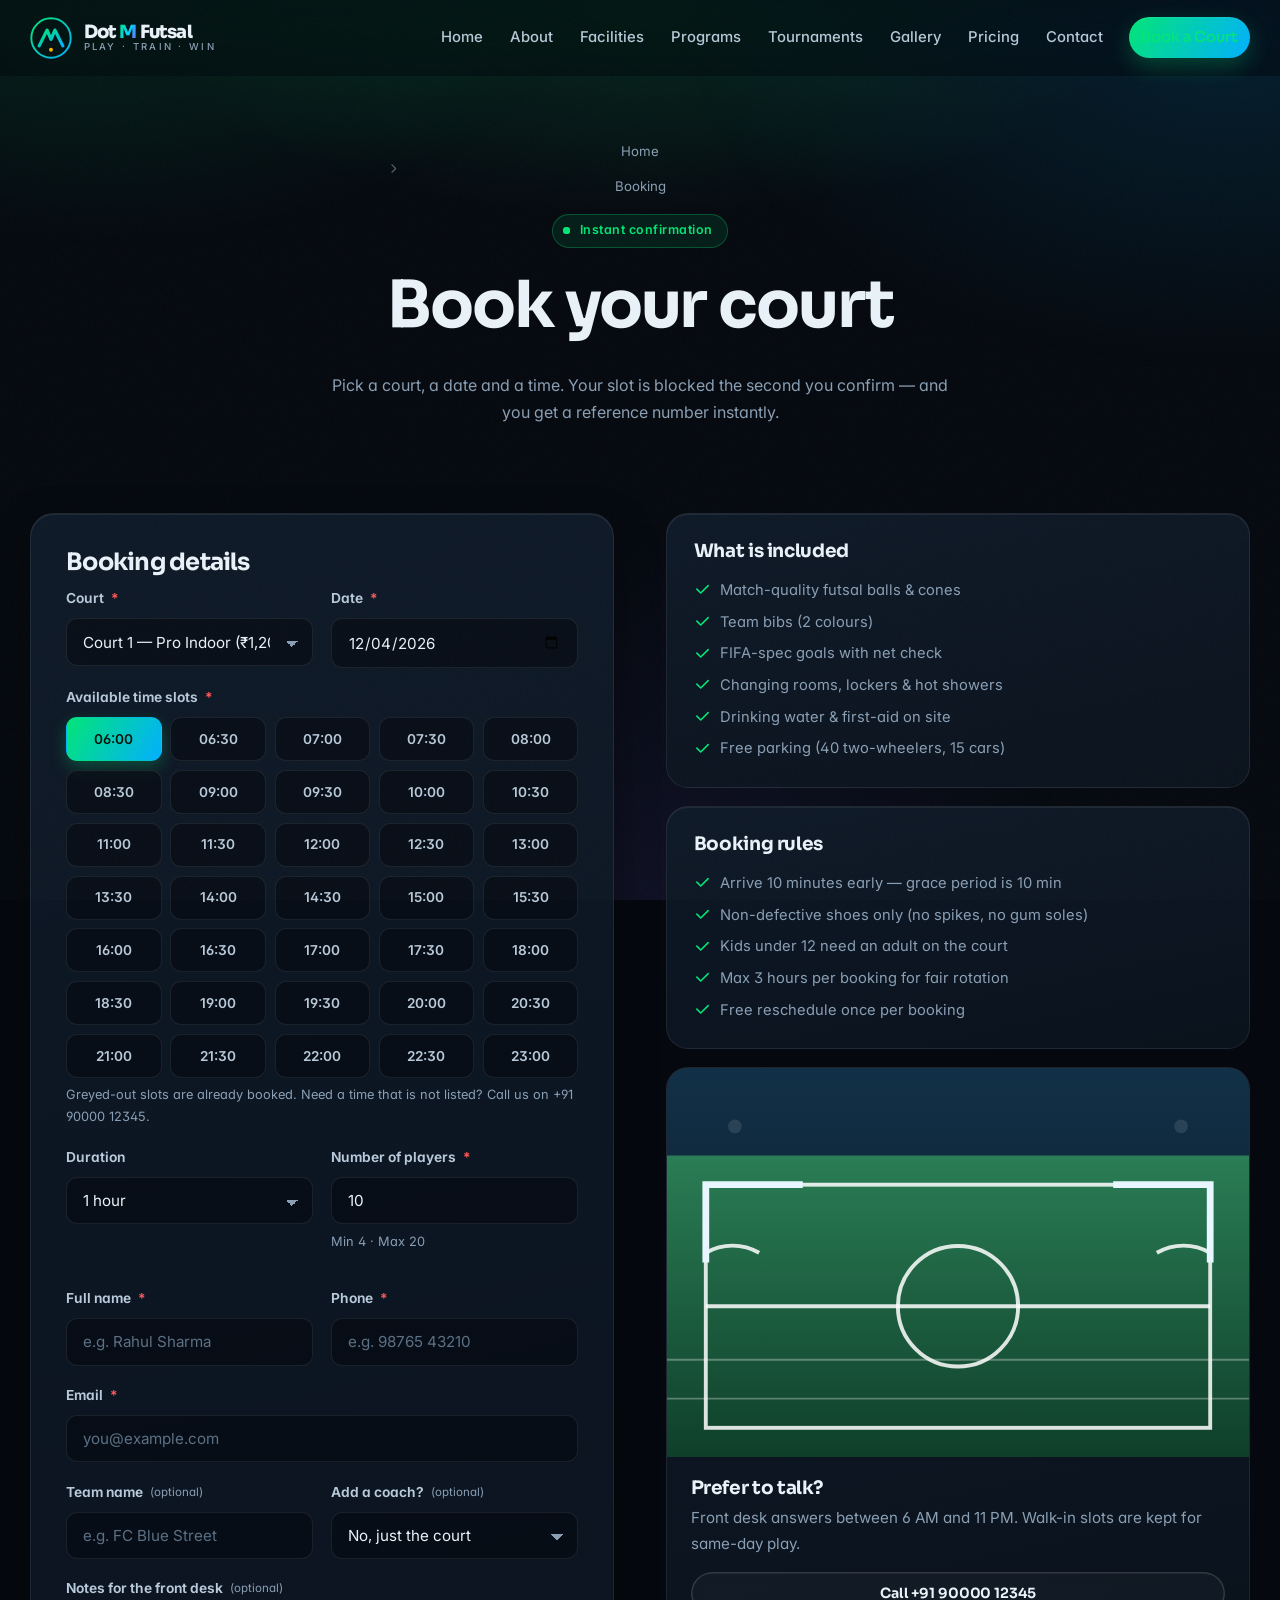
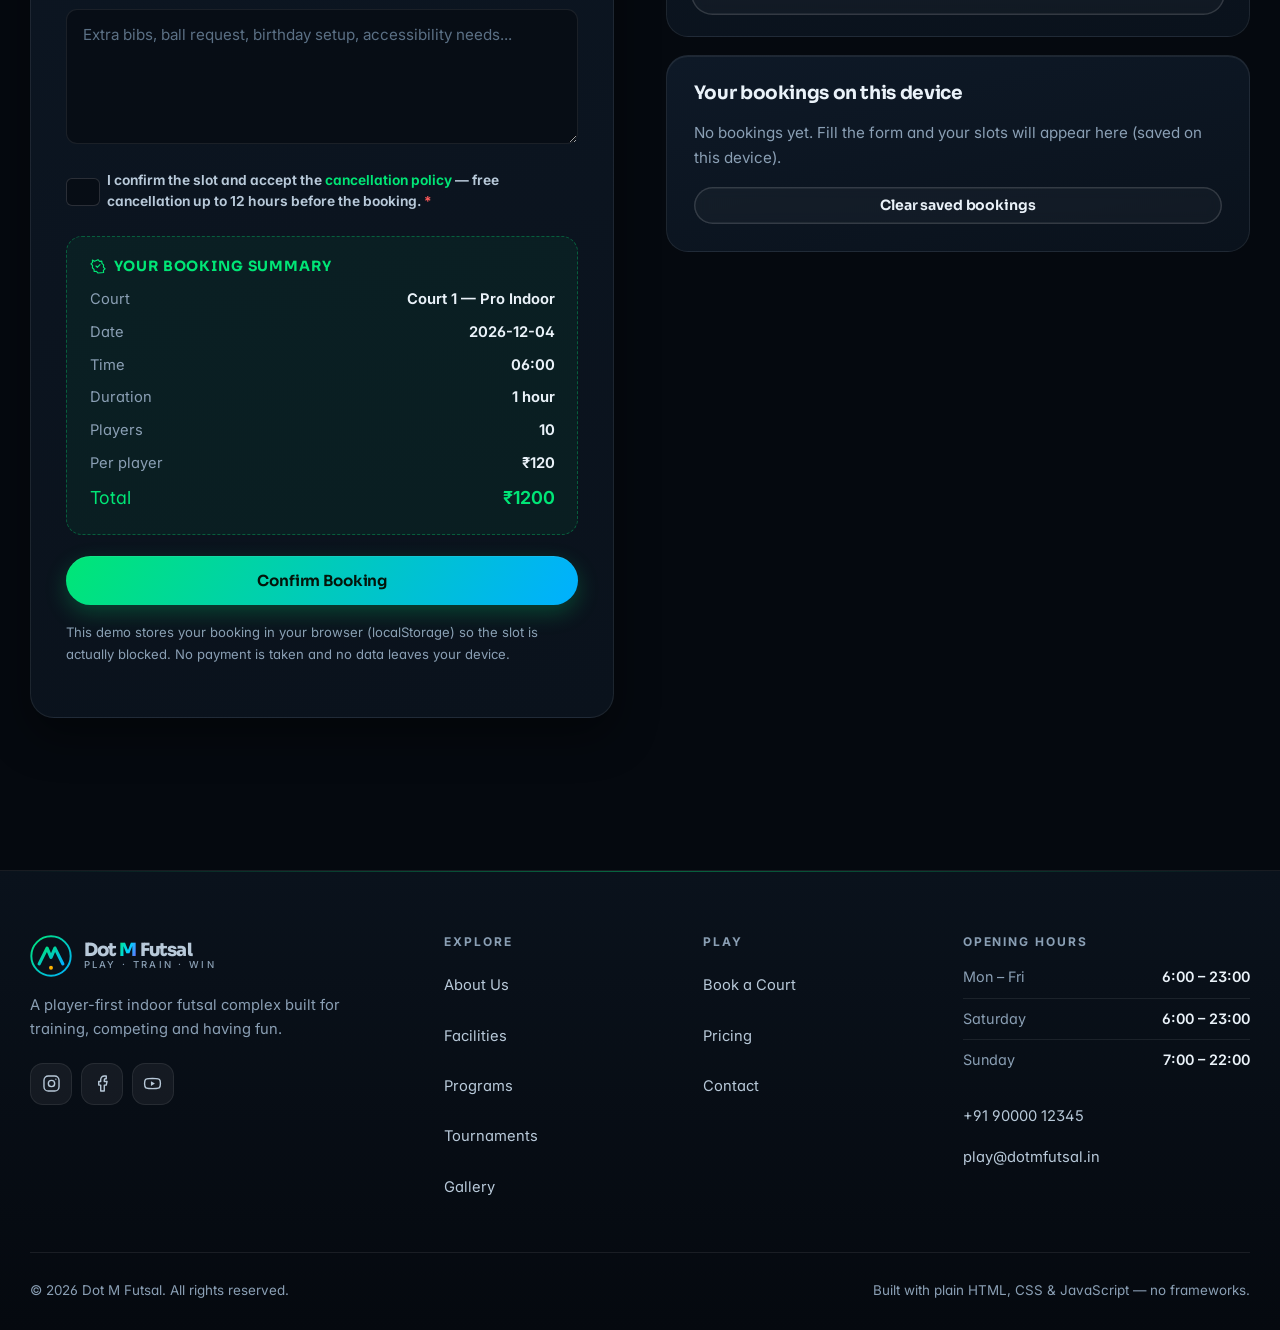
<file: booking.html>
<!DOCTYPE html>
<html lang="en">
<head>
<meta charset="UTF-8">
<meta name="viewport" content="width=device-width, initial-scale=1">
<title>Book a Court — Dot M Futsal</title>
<meta name="description" content="Book a futsal court at Dot M Futsal. Live availability, instant price calculation and an instant confirmation reference. Open 6 AM to 11 PM, all 7 days.">
<meta name="theme-color" content="#070d14">
<link rel="icon" href="assets/img/logo.svg" type="image/svg+xml">
<link rel="preconnect" href="https://fonts.googleapis.com">
<link rel="preconnect" href="https://fonts.gstatic.com" crossorigin>
<link rel="stylesheet" href="https://fonts.googleapis.com/css2?family=Inter:wght@400;500;600;700&family=Sora:wght@500;600;700;800&display=swap">
<link rel="stylesheet" href="assets/css/style.css">
</head>
<body>
<a class="skip-link" href="#main">Skip to content</a>

<div class="scroll-progress" role="presentation"></div>
<header class="site-header">
  <div class="container nav">
    <a class="brand" href="index.html" aria-label="Dot M Futsal home">
      <img src="assets/img/logo.svg" alt="" width="40" height="40">
      <span class="brand-text">
        <span class="brand-name">Dot <em>M</em> Futsal</span>
        <span class="brand-tag">Play · Train · Win</span>
      </span>
    </a>
    <button class="nav-toggle" aria-label="Toggle navigation" aria-expanded="false" aria-controls="navLinks">
      <span></span><span></span><span></span>
    </button>
    <ul class="nav-links" id="navLinks">
      <li><a href="index.html">Home</a></li>
      <li><a href="about.html">About</a></li>
      <li><a href="facilities.html">Facilities</a></li>
      <li><a href="programs.html">Programs</a></li>
      <li><a href="tournaments.html">Tournaments</a></li>
      <li><a href="gallery.html">Gallery</a></li>
      <li><a href="pricing.html">Pricing</a></li>
      <li><a href="contact.html">Contact</a></li>
      <li><a class="btn btn-sm nav-cta" href="booking.html">Book a Court</a></li>
    </ul>
  </div>
</header>

<main id="main">
  <section class="page-hero">
    <div class="container">
      <p class="crumbs"><a href="index.html">Home</a> <svg class="ico"><use href="#i-chevron-right"></use></svg> Booking</p>
      <span class="eyebrow"><span class="dot"></span> Instant confirmation</span>
      <h1>Book your court</h1>
      <p>Pick a court, a date and a time. Your slot is blocked the second you confirm — and you get a reference number instantly.</p>
    </div>
  </section>

  <section class="section" style="padding-top:1rem">
    <div class="container split" style="align-items:start">

      <!-- ===== FORM ===== -->
      <div class="form-card reveal">
        <h2 style="font-size:1.5rem">Booking details</h2>
        <form id="bookingForm" novalidate>

          <div class="row-2">
            <div class="field">
              <label for="bCourt">Court <span class="req">*</span></label>
              <select id="bCourt" name="court" required>
                <option value="Court 1 — Pro Indoor">Court 1 — Pro Indoor (₹1,200/hr)</option>
                <option value="Court 2 — Training Pitch">Court 2 — Training Pitch (₹900/hr)</option>
                <option value="Court 3 — 3x3 Mini Arena">Court 3 — 3x3 Mini Arena (₹700/hr)</option>
              </select>
              <p class="err"></p>
            </div>

            <div class="field">
              <label for="bDate">Date <span class="req">*</span></label>
              <input type="date" id="bDate" name="date" required>
              <p class="err"></p>
            </div>
          </div>

          <div class="field" id="slotField">
            <label>Available time slots <span class="req">*</span></label>
            <div id="slotWrap"><p class="hint">Pick a date to see availability.</p></div>
            <p class="err"></p>
          </div>

          <div class="row-2">
            <div class="field">
              <label for="bDuration">Duration</label>
              <select id="bDuration" name="duration">
                <option value="1">1 hour</option>
                <option value="2">2 hours</option>
                <option value="3">3 hours</option>
              </select>
            </div>
            <div class="field">
              <label for="bPlayers">Number of players <span class="req">*</span></label>
              <input type="number" id="bPlayers" name="players" min="4" max="20" step="1" value="10" required>
              <p class="hint">Min 4 · Max 20</p>
              <p class="err"></p>
            </div>
          </div>

          <div class="row-2">
            <div class="field">
              <label for="bName">Full name <span class="req">*</span></label>
              <input type="text" id="bName" name="name" placeholder="e.g. Rahul Sharma" autocomplete="name" required>
              <p class="err"></p>
            </div>
            <div class="field">
              <label for="bPhone">Phone <span class="req">*</span></label>
              <input type="tel" id="bPhone" name="phone" placeholder="e.g. 98765 43210" autocomplete="tel" required>
              <p class="err"></p>
            </div>
          </div>

          <div class="field">
            <label for="bEmail">Email <span class="req">*</span></label>
            <input type="email" id="bEmail" name="email" placeholder="you@example.com" autocomplete="email" required>
            <p class="err"></p>
          </div>

          <div class="row-2">
            <div class="field">
              <label for="bTeam">Team name <small>(optional)</small></label>
              <input type="text" id="bTeam" name="team" placeholder="e.g. FC Blue Street">
            </div>
            <div class="field">
              <label for="bCoach">Add a coach? <small>(optional)</small></label>
              <select id="bCoach" name="coach">
                <option value="No">No, just the court</option>
                <option value="Yes — Level 1">Yes — Level 1 (₹400)</option>
                <option value="Yes — Level 2">Yes — Level 2 (₹700)</option>
              </select>
            </div>
          </div>

          <div class="field">
            <label for="bNotes">Notes for the front desk <small>(optional)</small></label>
            <textarea id="bNotes" name="notes" placeholder="Extra bibs, ball request, birthday setup, accessibility needs..."></textarea>
          </div>

          <div class="field">
            <label class="check">
              <input type="checkbox" id="bAgree" name="agree">
              <span>I confirm the slot and accept the <a href="contact.html">cancellation policy</a> — free cancellation up to 12 hours before the booking. <span class="req">*</span></span>
            </label>
            <p class="err"></p>
          </div>

          <!-- live summary -->
          <div class="summary">
            <h4><svg class="ico"><use href="#i-badge"></use></svg>Your booking summary</h4>
            <dl id="bSummary"></dl>
          </div>

          <button class="btn btn-block" type="submit" style="margin-top:1.3rem">Confirm Booking</button>
          <p class="form-note">
            This demo stores your booking in your browser (localStorage) so the slot is actually blocked.
            No payment is taken and no data leaves your device.
          </p>
        </form>

        <!-- confirmation -->
        <div class="confirm-box" id="bookingConfirm" hidden>
          <h3>Booking confirmed</h3>
          <p>Reference <span class="ref-chip" id="confRef">—</span></p>
          <ul id="confDetails"></ul>
          <div class="hero-actions" style="margin:1.2rem 0 0">
            <button class="btn btn-sm" type="button" id="printBooking">Print / Save</button>
            <a class="btn btn-sm btn-outline" href="contact.html">Need to change something?</a>
          </div>
        </div>
      </div>

      <!-- ===== SIDE INFO ===== -->
      <aside class="stack reveal d1">
        <div class="card">
          <h3>What is included</h3>
          <ul class="card-list">
            <li><svg class="ico"><use href="#i-check"></use></svg><span>Match-quality futsal balls &amp; cones</span></li>
            <li><svg class="ico"><use href="#i-check"></use></svg><span>Team bibs (2 colours)</span></li>
            <li><svg class="ico"><use href="#i-check"></use></svg><span>FIFA-spec goals with net check</span></li>
            <li><svg class="ico"><use href="#i-check"></use></svg><span>Changing rooms, lockers &amp; hot showers</span></li>
            <li><svg class="ico"><use href="#i-check"></use></svg><span>Drinking water &amp; first-aid on site</span></li>
            <li><svg class="ico"><use href="#i-check"></use></svg><span>Free parking (40 two-wheelers, 15 cars)</span></li>
          </ul>
        </div>

        <div class="card">
          <h3>Booking rules</h3>
          <ul class="card-list">
            <li><svg class="ico"><use href="#i-check"></use></svg><span>Arrive 10 minutes early — grace period is 10 min</span></li>
            <li><svg class="ico"><use href="#i-check"></use></svg><span>Non-defective shoes only (no spikes, no gum soles)</span></li>
            <li><svg class="ico"><use href="#i-check"></use></svg><span>Kids under 12 need an adult on the court</span></li>
            <li><svg class="ico"><use href="#i-check"></use></svg><span>Max 3 hours per booking for fair rotation</span></li>
            <li><svg class="ico"><use href="#i-check"></use></svg><span>Free reschedule once per booking</span></li>
          </ul>
        </div>

        <div class="card" style="padding:0;overflow:hidden">
          <img src="assets/img/court-1.svg" alt="Pro indoor futsal court" width="600" height="400" style="border-radius:0;border:0">
          <div style="padding:1.3rem 1.5rem">
            <h3>Prefer to talk?</h3>
            <p style="margin-bottom:1rem">Front desk answers between 6 AM and 11 PM. Walk-in slots are kept for same-day play.</p>
            <a class="btn btn-sm btn-outline btn-block" href="tel:+919000012345">Call +91 90000 12345</a>
          </div>
        </div>

        <div class="card">
          <h3>Your bookings on this device</h3>
          <div id="myBookings" style="margin-top:.8rem"></div>
          <button class="btn btn-sm btn-outline btn-block" type="button" id="resetBookings" style="margin-top:1rem">
            Clear saved bookings
          </button>
        </div>
      </aside>

    </div>
  </section>
</main>

<footer class="site-footer">
  <div class="container">
    <div class="footer-grid">
      <div class="footer-about">
        <a class="brand" href="index.html" style="margin-bottom:1rem">
          <img src="assets/img/logo.svg" alt="" width="40" height="40">
          <span class="brand-text">
            <span class="brand-name">Dot <em>M</em> Futsal</span>
            <span class="brand-tag">Play · Train · Win</span>
          </span>
        </a>
        <p>A player-first indoor futsal complex built for training, competing and having fun.</p>
        <div class="socials">
          <a href="https://instagram.com" target="_blank" rel="noopener" aria-label="Instagram"><svg class="ico"><use href="#i-instagram"></use></svg></a>
          <a href="https://facebook.com" target="_blank" rel="noopener" aria-label="Facebook"><svg class="ico"><use href="#i-facebook"></use></svg></a>
          <a href="https://youtube.com" target="_blank" rel="noopener" aria-label="YouTube"><svg class="ico"><use href="#i-youtube"></use></svg></a>
        </div>
      </div>
      <div>
        <h4>Explore</h4>
        <ul>
          <li><a href="about.html">About Us</a></li>
          <li><a href="facilities.html">Facilities</a></li>
          <li><a href="programs.html">Programs</a></li>
          <li><a href="tournaments.html">Tournaments</a></li>
          <li><a href="gallery.html">Gallery</a></li>
        </ul>
      </div>
      <div>
        <h4>Play</h4>
        <ul>
          <li><a href="booking.html">Book a Court</a></li>
          <li><a href="pricing.html">Pricing</a></li>
          <li><a href="contact.html">Contact</a></li>
        </ul>
      </div>
      <div>
        <h4>Opening Hours</h4>
        <div class="hours">
          <div><span>Mon – Fri</span><b>6:00 – 23:00</b></div>
          <div><span>Saturday</span><b>6:00 – 23:00</b></div>
          <div><span>Sunday</span><b>7:00 – 22:00</b></div>
        </div>
        <p style="margin-top:1rem">
          <a href="tel:+919000012345">+91 90000 12345</a><br>
          <a href="mailto:play@dotmfutsal.in">play@dotmfutsal.in</a>
        </p>
      </div>
    </div>
    <div class="footer-bottom">
      <span>&copy; <span data-year>2025</span> Dot M Futsal. All rights reserved.</span>
      <span>Built with plain HTML, CSS &amp; JavaScript — no frameworks.</span>
    </div>
  </div>
</footer>

<button class="to-top" aria-label="Back to top"><svg class="ico"><use href="#i-arrow-up"></use></svg></button>
<script src="assets/js/icons.js"></script>
<script src="assets/js/main.js"></script>
</body>
</html>
</file>
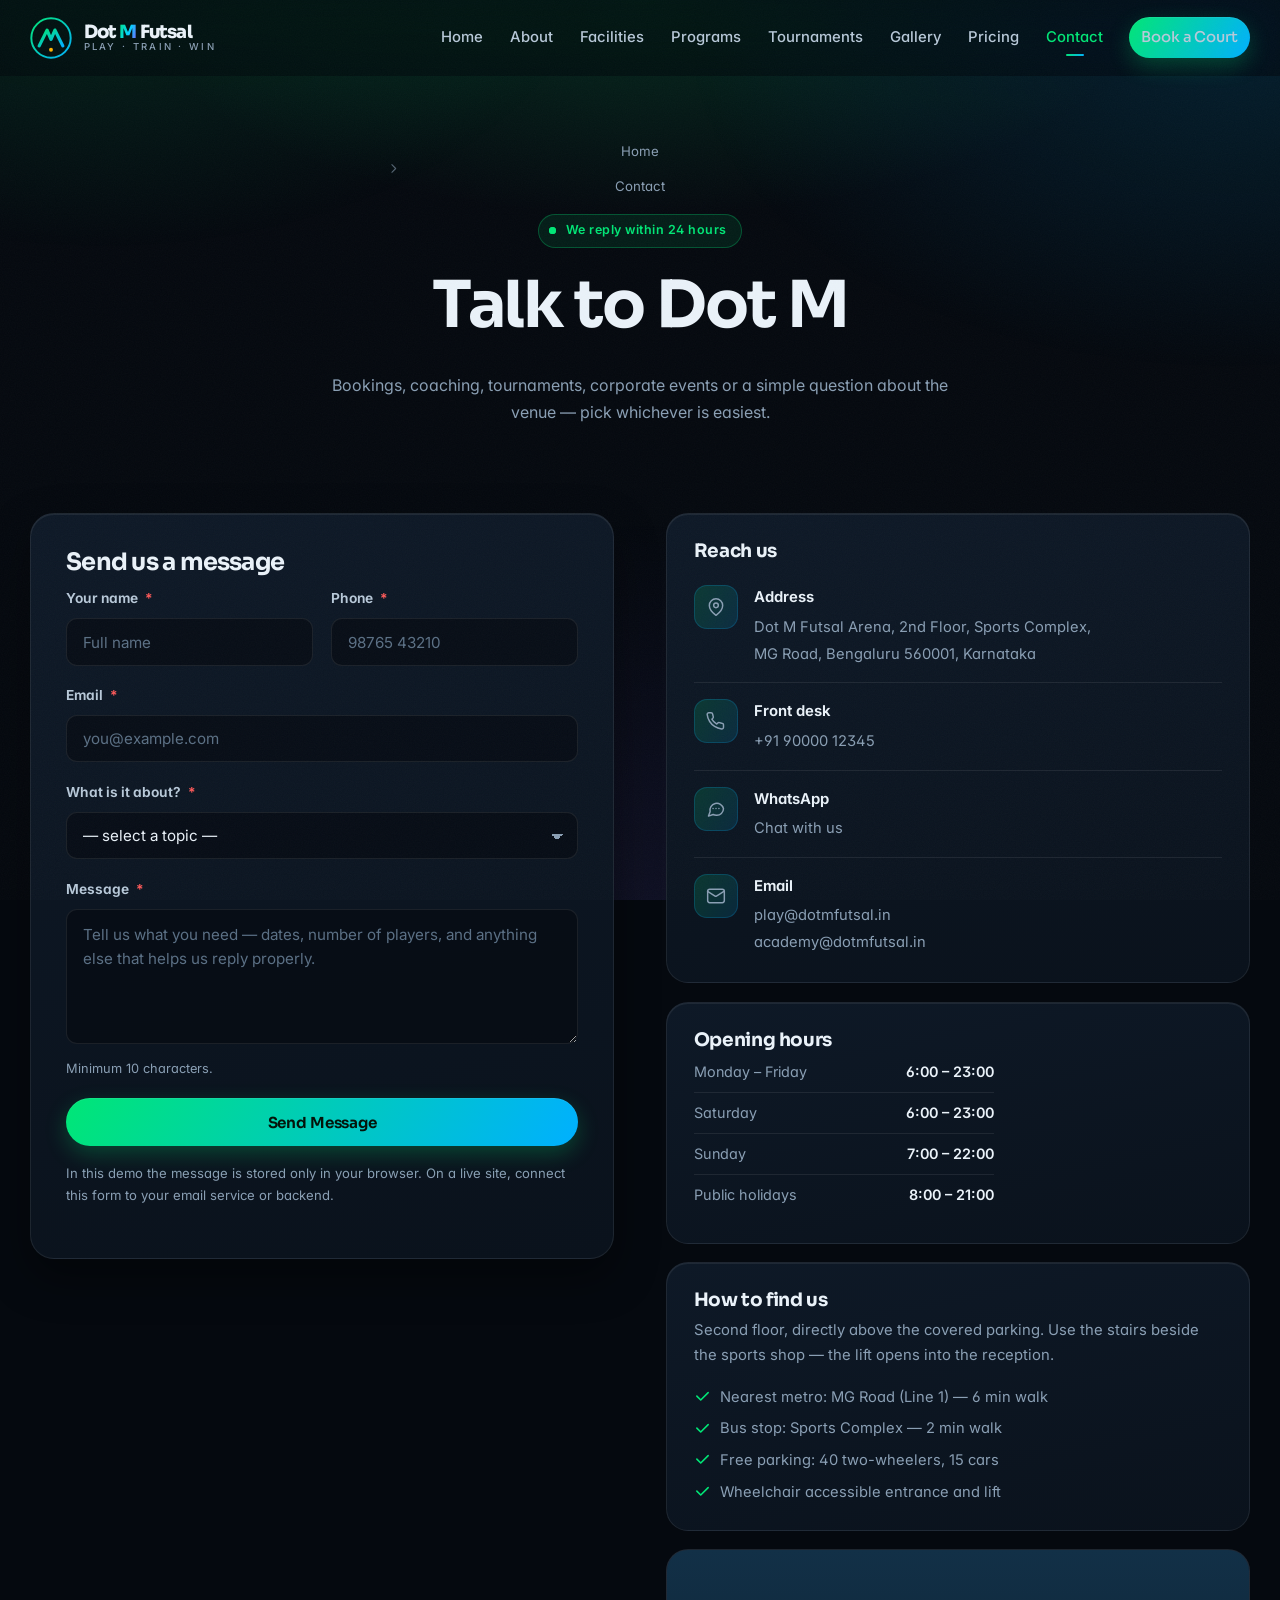
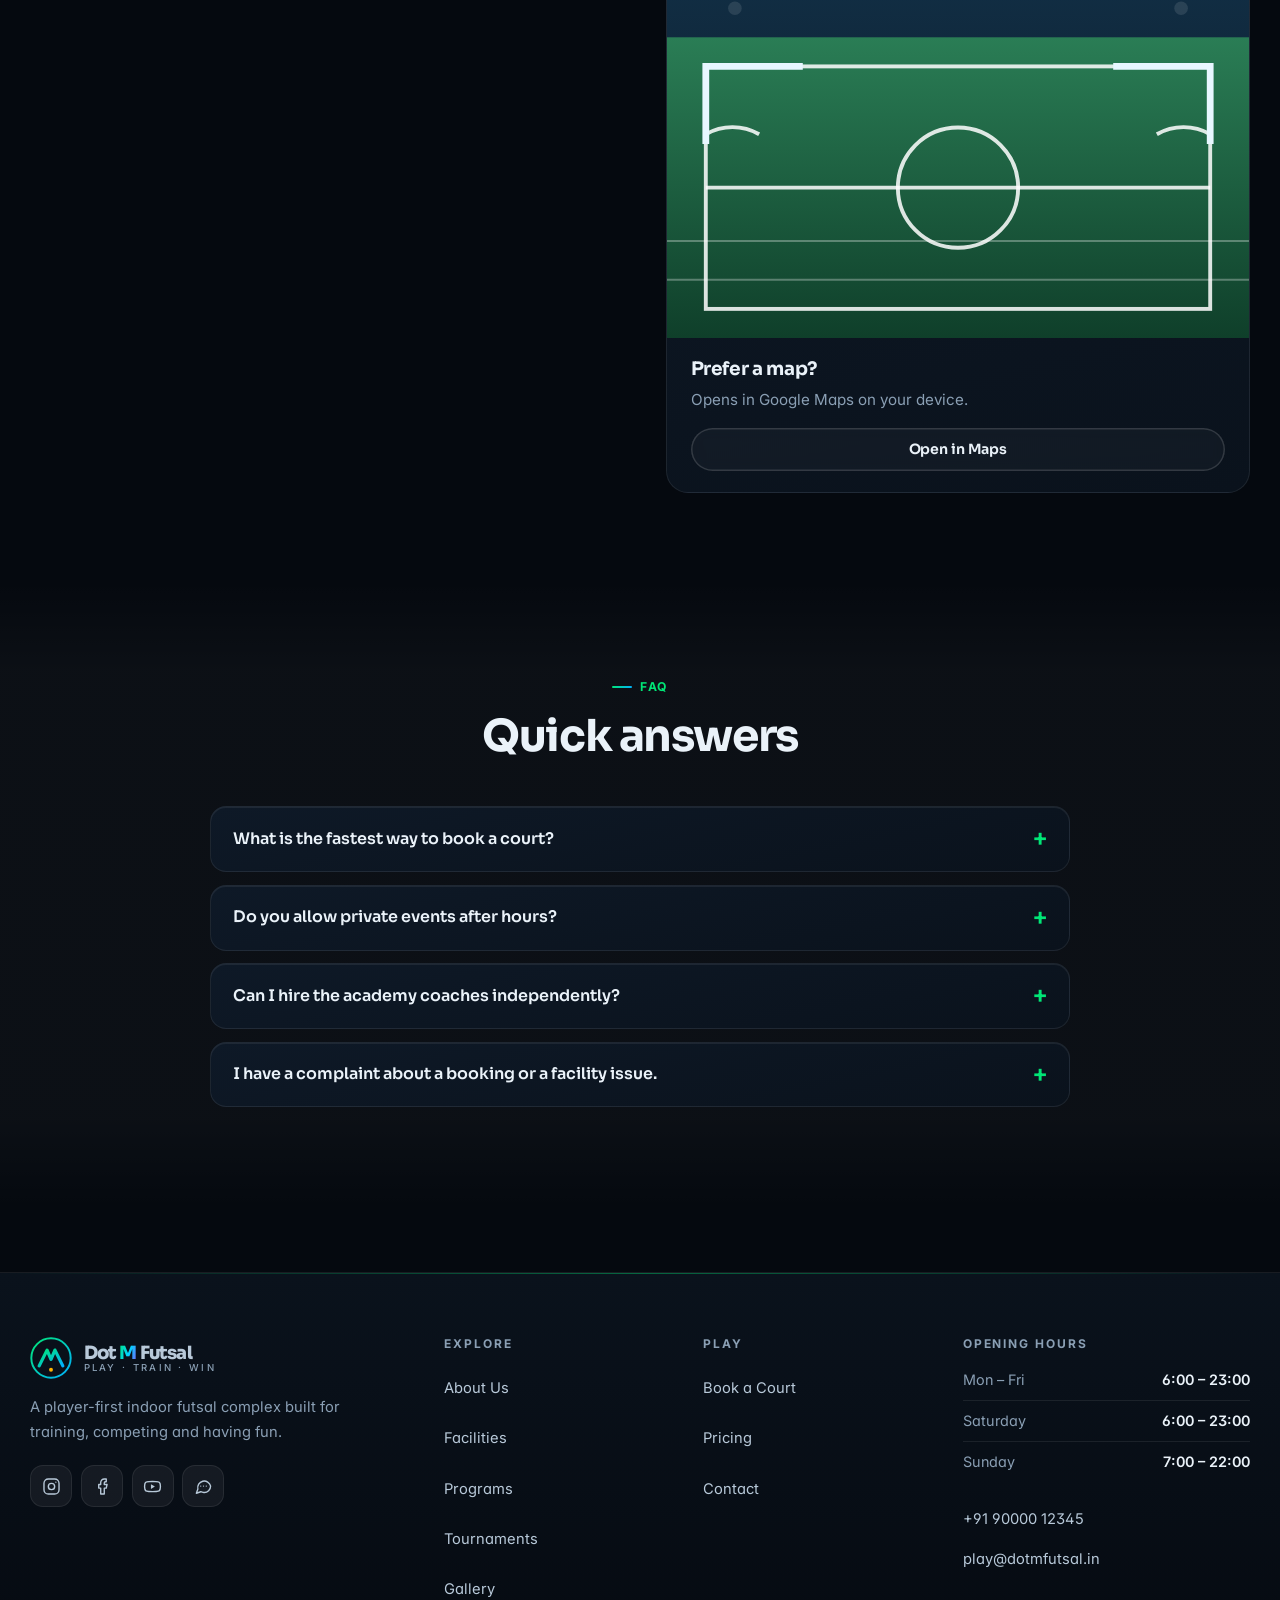
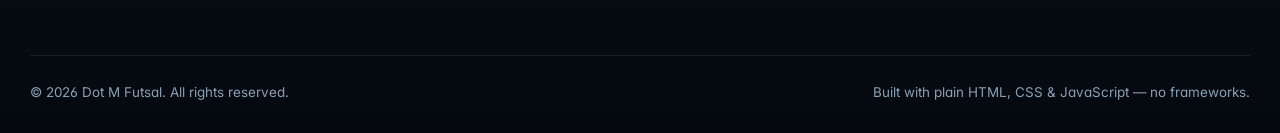
<file: contact.html>
<!DOCTYPE html>
<html lang="en">
<head>
<meta charset="UTF-8">
<meta name="viewport" content="width=device-width, initial-scale=1">
<title>Contact — Dot M Futsal</title>
<meta name="description" content="Contact Dot M Futsal: address, phone, WhatsApp, email, opening hours and directions. Send us an enquiry about bookings, coaching, tournaments or events.">
<meta name="theme-color" content="#070d14">
<link rel="icon" href="assets/img/logo.svg" type="image/svg+xml">
<link rel="preconnect" href="https://fonts.googleapis.com">
<link rel="preconnect" href="https://fonts.gstatic.com" crossorigin>
<link rel="stylesheet" href="https://fonts.googleapis.com/css2?family=Inter:wght@400;500;600;700&family=Sora:wght@500;600;700;800&display=swap">
<link rel="stylesheet" href="assets/css/style.css">
</head>
<body>
<a class="skip-link" href="#main">Skip to content</a>

<div class="scroll-progress" role="presentation"></div>
<header class="site-header">
  <div class="container nav">
    <a class="brand" href="index.html" aria-label="Dot M Futsal home">
      <img src="assets/img/logo.svg" alt="" width="40" height="40">
      <span class="brand-text"><span class="brand-name">Dot <em>M</em> Futsal</span><span class="brand-tag">Play · Train · Win</span></span>
    </a>
    <button class="nav-toggle" aria-label="Toggle navigation" aria-expanded="false" aria-controls="navLinks"><span></span><span></span><span></span></button>
    <ul class="nav-links" id="navLinks">
      <li><a href="index.html">Home</a></li>
      <li><a href="about.html">About</a></li>
      <li><a href="facilities.html">Facilities</a></li>
      <li><a href="programs.html">Programs</a></li>
      <li><a href="tournaments.html">Tournaments</a></li>
      <li><a href="gallery.html">Gallery</a></li>
      <li><a href="pricing.html">Pricing</a></li>
      <li><a href="contact.html">Contact</a></li>
      <li><a class="btn btn-sm nav-cta" href="booking.html">Book a Court</a></li>
    </ul>
  </div>
</header>

<main id="main">
  <section class="page-hero">
    <div class="container">
      <p class="crumbs"><a href="index.html">Home</a> <svg class="ico"><use href="#i-chevron-right"></use></svg> Contact</p>
      <span class="eyebrow"><span class="dot"></span> We reply within 24 hours</span>
      <h1>Talk to Dot M</h1>
      <p>Bookings, coaching, tournaments, corporate events or a simple question about the venue — pick whichever is easiest.</p>
    </div>
  </section>

  <section class="section" style="padding-top:1rem">
    <div class="container split" style="align-items:start">

      <!-- ===== FORM ===== -->
      <div class="form-card reveal">
        <h2 style="font-size:1.5rem">Send us a message</h2>
        <form data-simple data-done="contactDone" novalidate>
          <div class="row-2">
            <div class="field">
              <label for="cName">Your name <span class="req">*</span></label>
              <input type="text" id="cName" name="name" placeholder="Full name" autocomplete="name" required>
              <p class="err"></p>
            </div>
            <div class="field">
              <label for="cPhone">Phone <span class="req">*</span></label>
              <input type="tel" id="cPhone" name="phone" placeholder="98765 43210" autocomplete="tel" required>
              <p class="err"></p>
            </div>
          </div>

          <div class="field">
            <label for="cEmail">Email <span class="req">*</span></label>
            <input type="email" id="cEmail" name="email" placeholder="you@example.com" autocomplete="email" required>
            <p class="err"></p>
          </div>

          <div class="field">
            <label for="cSubject">What is it about? <span class="req">*</span></label>
            <select id="cSubject" name="subject" required>
              <option value="">— select a topic —</option>
              <option>Court booking</option>
              <option>Coaching &amp; academy</option>
              <option>Tournament registration</option>
              <option>Corporate / school event</option>
              <option>Birthday package</option>
              <option>Feedback or complaint</option>
              <option>Something else</option>
            </select>
            <p class="err"></p>
          </div>

          <div class="field">
            <label for="cMsg">Message <span class="req">*</span></label>
            <textarea id="cMsg" name="message" placeholder="Tell us what you need — dates, number of players, and anything else that helps us reply properly." required></textarea>
            <p class="hint">Minimum 10 characters.</p>
            <p class="err"></p>
          </div>

          <button class="btn btn-block" type="submit">Send Message</button>
          <p class="form-note">In this demo the message is stored only in your browser. On a live site, connect this form to your email service or backend.</p>
        </form>

        <div class="confirm-box" id="contactDone" hidden>
          <h3><svg class="ico"><use href="#i-check-circle"></use></svg>Message sent</h3>
          <p>Thanks for reaching out. Our team replies within 24 hours on working days — usually much sooner. For anything urgent, WhatsApp us.</p>
        </div>
      </div>

      <!-- ===== INFO ===== -->
      <aside class="stack reveal d1">
        <div class="card">
          <h3>Reach us</h3>
          <div class="info-item" style="margin-top:.5rem">
            <span class="info-ico"><svg class="ico"><use href="#i-pin"></use></svg></span>
            <div><b>Address</b><span>Dot M Futsal Arena, 2nd Floor, Sports Complex,<br>MG Road, Bengaluru 560001, Karnataka</span></div>
          </div>
          <div class="info-item">
            <span class="info-ico"><svg class="ico"><use href="#i-phone"></use></svg></span>
            <div><b>Front desk</b><a href="tel:+919000012345">+91 90000 12345</a></div>
          </div>
          <div class="info-item">
            <span class="info-ico"><svg class="ico"><use href="#i-message"></use></svg></span>
            <div><b>WhatsApp</b><a href="https://wa.me/919000012345" target="_blank" rel="noopener">Chat with us</a></div>
          </div>
          <div class="info-item">
            <span class="info-ico"><svg class="ico"><use href="#i-mail"></use></svg></span>
            <div><b>Email</b><a href="mailto:play@dotmfutsal.in">play@dotmfutsal.in</a><br><a href="mailto:academy@dotmfutsal.in">academy@dotmfutsal.in</a></div>
          </div>
        </div>

        <div class="card">
          <h3>Opening hours</h3>
          <div class="hours" style="margin-top:.6rem">
            <div><span>Monday – Friday</span><b>6:00 – 23:00</b></div>
            <div><span>Saturday</span><b>6:00 – 23:00</b></div>
            <div><span>Sunday</span><b>7:00 – 22:00</b></div>
            <div><span>Public holidays</span><b>8:00 – 21:00</b></div>
          </div>
        </div>

        <div class="card">
          <h3>How to find us</h3>
          <p style="font-size:.93rem">Second floor, directly above the covered parking. Use the stairs beside the sports shop — the lift opens into the reception.</p>
          <ul class="card-list">
            <li><svg class="ico"><use href="#i-check"></use></svg><span>Nearest metro: MG Road (Line 1) — 6 min walk</span></li>
            <li><svg class="ico"><use href="#i-check"></use></svg><span>Bus stop: Sports Complex — 2 min walk</span></li>
            <li><svg class="ico"><use href="#i-check"></use></svg><span>Free parking: 40 two-wheelers, 15 cars</span></li>
            <li><svg class="ico"><use href="#i-check"></use></svg><span>Wheelchair accessible entrance and lift</span></li>
          </ul>
        </div>

        <div class="card" style="padding:0;overflow:hidden">
          <img src="assets/img/court-1.svg" alt="Map location of Dot M Futsal" width="600" height="400" loading="lazy" style="border-radius:0;border:0">
          <div style="padding:1.3rem 1.5rem">
            <h3>Prefer a map?</h3>
            <p style="margin-bottom:1rem">Opens in Google Maps on your device.</p>
            <a class="btn btn-sm btn-outline btn-block" href="https://www.google.com/maps/search/?api=1&amp;query=MG+Road+Bengaluru" target="_blank" rel="noopener">Open in Maps</a>
          </div>
        </div>
      </aside>
    </div>
  </section>

  <section class="section alt">
    <div class="container" style="max-width:860px">
      <div class="section-head center reveal">
        <span class="tag">FAQ</span>
        <h2>Quick answers</h2>
      </div>
      <details class="acc reveal">
        <summary>What is the fastest way to book a court?</summary>
        <div class="acc-body"><p>Use the <a href="booking.html">online booking form</a> — it shows live availability, calculates the price instantly and gives you a confirmation reference straight away. For same-day changes, calling is faster.</p></div>
      </details>
      <details class="acc reveal d1">
        <summary>Do you allow private events after hours?</summary>
        <div class="acc-body"><p>Yes. We can stay open past 11 PM for birthday parties and corporate events at an additional hourly rate. Send an enquiry and we will quote the full package.</p></div>
      </details>
      <details class="acc reveal d2">
        <summary>Can I hire the academy coaches independently?</summary>
        <div class="acc-body"><p>Yes — Level 1 coaches are ₹400/hour and Level 2 coaches ₹700/hour when added to any court booking, minimum 1 hour. For longer coaching blocks, the monthly programs work out cheaper.</p></div>
      </details>
      <details class="acc reveal d3">
        <summary>I have a complaint about a booking or a facility issue.</summary>
        <div class="acc-body"><p>We are sorry about that. Email us with your booking reference and we will respond the same working day, and credit your account where the fault is ours.</p></div>
      </details>
    </div>
  </section>
</main>

<footer class="site-footer">
  <div class="container">
    <div class="footer-grid">
      <div class="footer-about">
        <a class="brand" href="index.html" style="margin-bottom:1rem">
          <img src="assets/img/logo.svg" alt="" width="40" height="40">
          <span class="brand-text"><span class="brand-name">Dot <em>M</em> Futsal</span><span class="brand-tag">Play · Train · Win</span></span>
        </a>
        <p>A player-first indoor futsal complex built for training, competing and having fun.</p>
        <div class="socials">
          <a href="https://instagram.com" target="_blank" rel="noopener" aria-label="Instagram"><svg class="ico"><use href="#i-instagram"></use></svg></a>
          <a href="https://facebook.com" target="_blank" rel="noopener" aria-label="Facebook"><svg class="ico"><use href="#i-facebook"></use></svg></a>
          <a href="https://youtube.com" target="_blank" rel="noopener" aria-label="YouTube"><svg class="ico"><use href="#i-youtube"></use></svg></a>
          <a href="https://wa.me/919000012345" target="_blank" rel="noopener" aria-label="WhatsApp"><svg class="ico"><use href="#i-message"></use></svg></a>
        </div>
      </div>
      <div>
        <h4>Explore</h4>
        <ul>
          <li><a href="about.html">About Us</a></li>
          <li><a href="facilities.html">Facilities</a></li>
          <li><a href="programs.html">Programs</a></li>
          <li><a href="tournaments.html">Tournaments</a></li>
          <li><a href="gallery.html">Gallery</a></li>
        </ul>
      </div>
      <div>
        <h4>Play</h4>
        <ul>
          <li><a href="booking.html">Book a Court</a></li>
          <li><a href="pricing.html">Pricing</a></li>
          <li><a href="contact.html">Contact</a></li>
        </ul>
      </div>
      <div>
        <h4>Opening Hours</h4>
        <div class="hours">
          <div><span>Mon – Fri</span><b>6:00 – 23:00</b></div>
          <div><span>Saturday</span><b>6:00 – 23:00</b></div>
          <div><span>Sunday</span><b>7:00 – 22:00</b></div>
        </div>
        <p style="margin-top:1rem">
          <a href="tel:+919000012345">+91 90000 12345</a><br>
          <a href="mailto:play@dotmfutsal.in">play@dotmfutsal.in</a>
        </p>
      </div>
    </div>
    <div class="footer-bottom">
      <span>&copy; <span data-year>2025</span> Dot M Futsal. All rights reserved.</span>
      <span>Built with plain HTML, CSS &amp; JavaScript — no frameworks.</span>
    </div>
  </div>
</footer>

<button class="to-top" aria-label="Back to top"><svg class="ico"><use href="#i-arrow-up"></use></svg></button>
<script src="assets/js/icons.js"></script>
<script src="assets/js/main.js"></script>
</body>
</html>
</file>
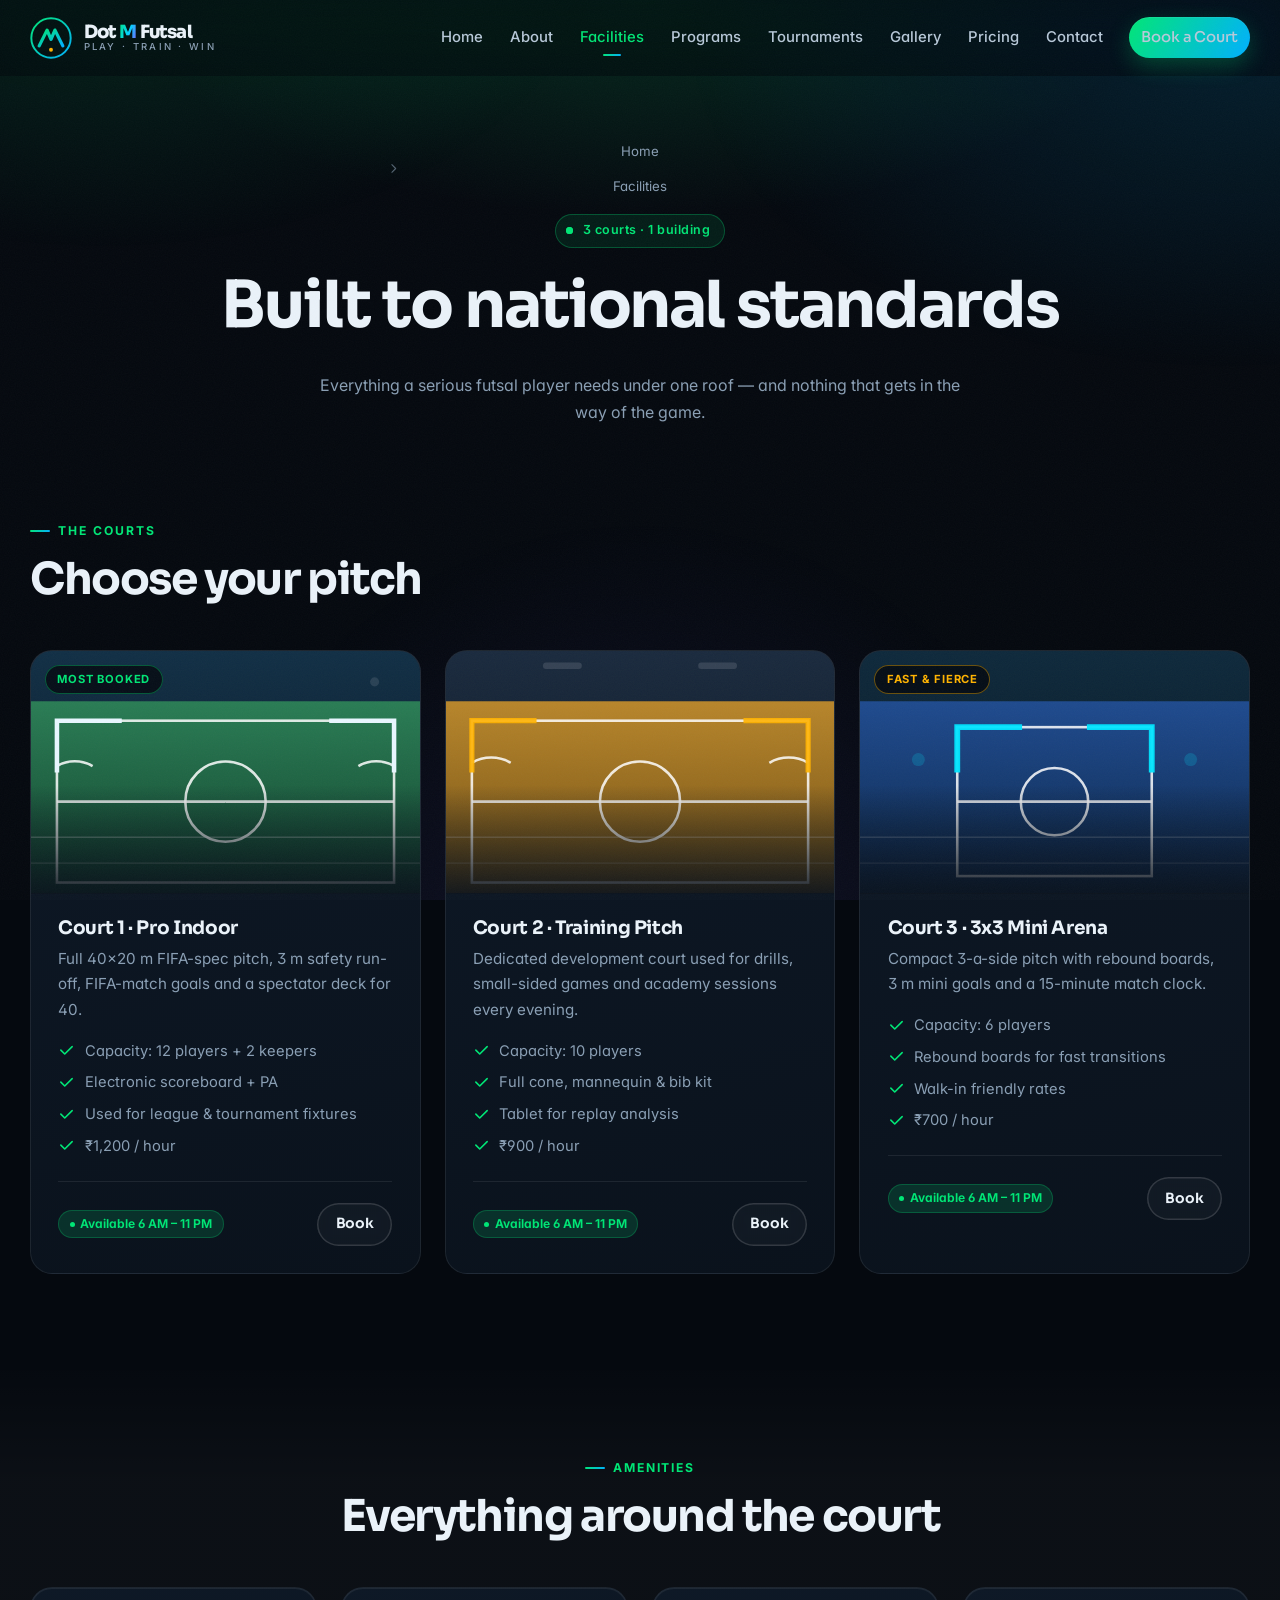
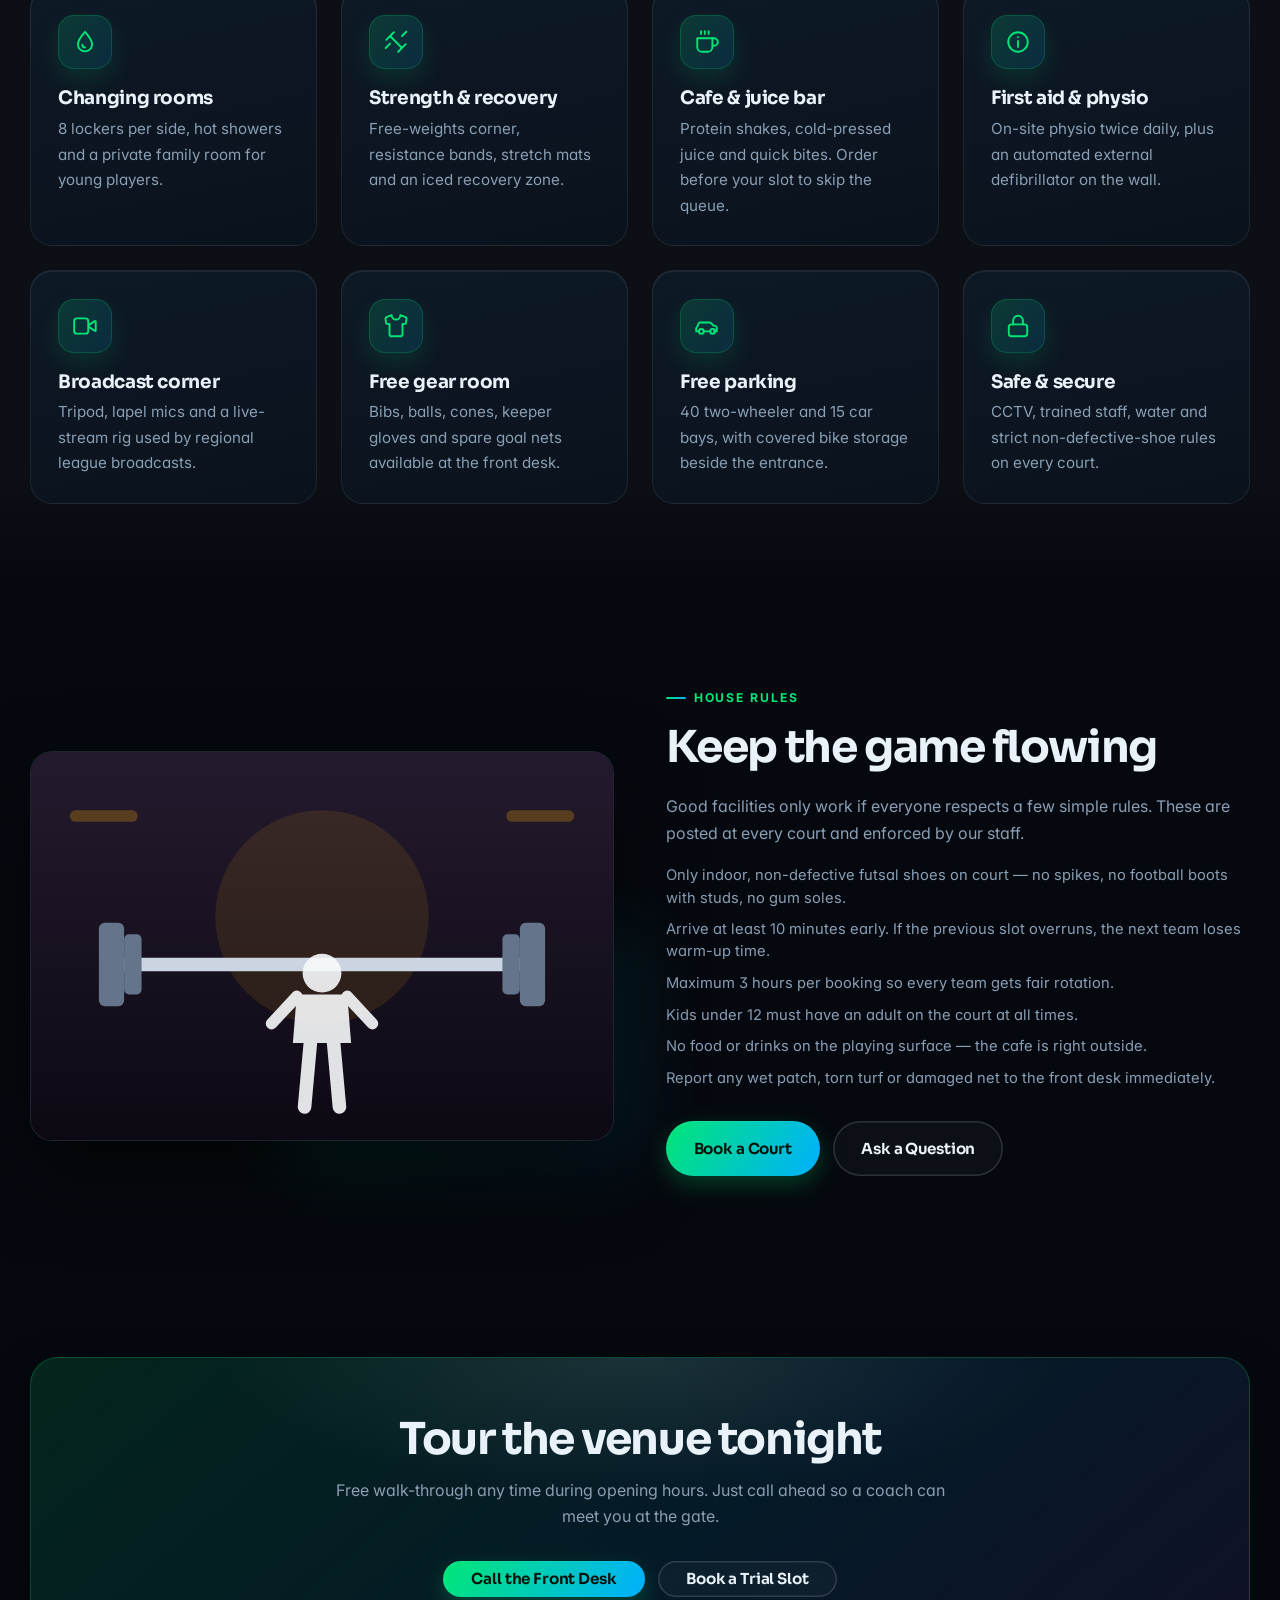
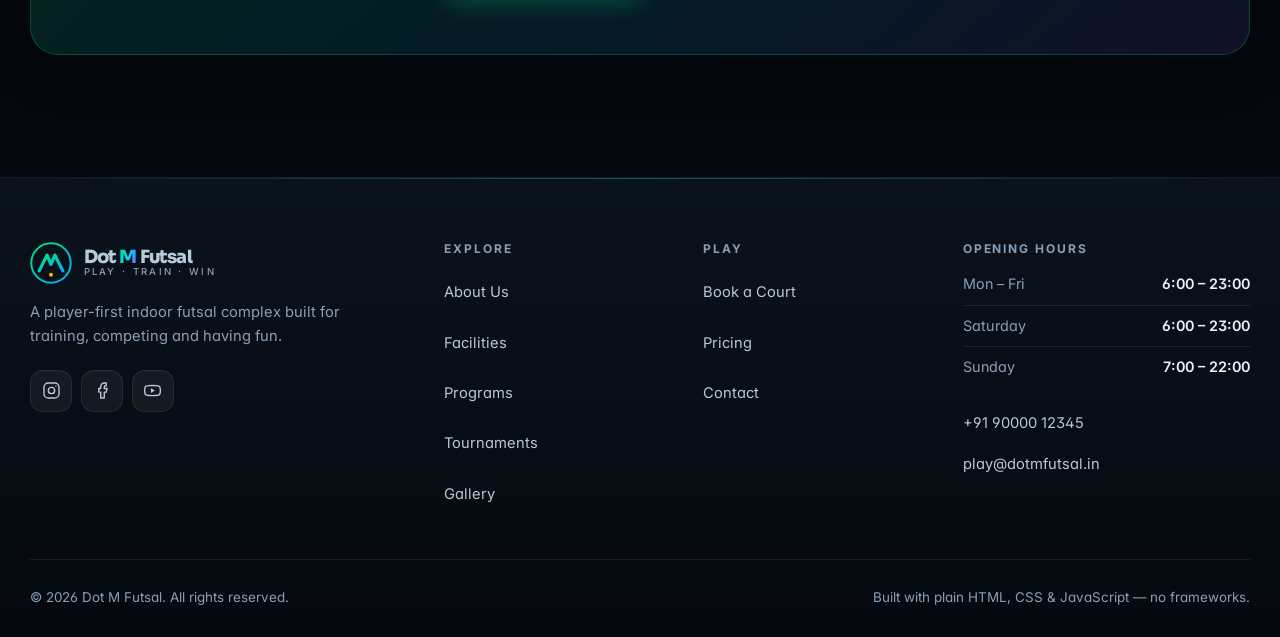
<file: facilities.html>
<!DOCTYPE html>
<html lang="en">
<head>
<meta charset="UTF-8">
<meta name="viewport" content="width=device-width, initial-scale=1">
<title>Facilities — Dot M Futsal</title>
<meta name="description" content="Three FIFA-spec indoor futsal courts, LED floodlights, changing rooms, strength and recovery zone, cafe and free parking at Dot M Futsal.">
<meta name="theme-color" content="#070d14">
<link rel="icon" href="assets/img/logo.svg" type="image/svg+xml">
<link rel="preconnect" href="https://fonts.googleapis.com">
<link rel="preconnect" href="https://fonts.gstatic.com" crossorigin>
<link rel="stylesheet" href="https://fonts.googleapis.com/css2?family=Inter:wght@400;500;600;700&family=Sora:wght@500;600;700;800&display=swap">
<link rel="stylesheet" href="assets/css/style.css">
</head>
<body>
<a class="skip-link" href="#main">Skip to content</a>

<div class="scroll-progress" role="presentation"></div>
<header class="site-header">
  <div class="container nav">
    <a class="brand" href="index.html" aria-label="Dot M Futsal home">
      <img src="assets/img/logo.svg" alt="" width="40" height="40">
      <span class="brand-text"><span class="brand-name">Dot <em>M</em> Futsal</span><span class="brand-tag">Play · Train · Win</span></span>
    </a>
    <button class="nav-toggle" aria-label="Toggle navigation" aria-expanded="false" aria-controls="navLinks"><span></span><span></span><span></span></button>
    <ul class="nav-links" id="navLinks">
      <li><a href="index.html">Home</a></li>
      <li><a href="about.html">About</a></li>
      <li><a href="facilities.html">Facilities</a></li>
      <li><a href="programs.html">Programs</a></li>
      <li><a href="tournaments.html">Tournaments</a></li>
      <li><a href="gallery.html">Gallery</a></li>
      <li><a href="pricing.html">Pricing</a></li>
      <li><a href="contact.html">Contact</a></li>
      <li><a class="btn btn-sm nav-cta" href="booking.html">Book a Court</a></li>
    </ul>
  </div>
</header>

<main id="main">
  <section class="page-hero">
    <div class="container">
      <p class="crumbs"><a href="index.html">Home</a> <svg class="ico"><use href="#i-chevron-right"></use></svg> Facilities</p>
      <span class="eyebrow"><span class="dot"></span> 3 courts · 1 building</span>
      <h1>Built to national standards</h1>
      <p>Everything a serious futsal player needs under one roof — and nothing that gets in the way of the game.</p>
    </div>
  </section>

  <section class="section" style="padding-top:1rem">
    <div class="container">
      <div class="section-head reveal">
        <span class="tag">The courts</span>
        <h2>Choose your pitch</h2>
      </div>

      <div class="grid g-3">
        <article class="card reveal">
          <div class="card-media">
            <span class="card-badge">Most booked</span>
            <img src="assets/img/court-1.svg" alt="Court 1 pro indoor futsal pitch" width="600" height="400" loading="lazy">
          </div>
          <h3>Court 1 · Pro Indoor</h3>
          <p>Full 40×20 m FIFA-spec pitch, 3 m safety run-off, FIFA-match goals and a spectator deck for 40.</p>
          <ul class="card-list">
            <li><svg class="ico"><use href="#i-check"></use></svg><span>Capacity: 12 players + 2 keepers</span></li>
            <li><svg class="ico"><use href="#i-check"></use></svg><span>Electronic scoreboard + PA</span></li>
            <li><svg class="ico"><use href="#i-check"></use></svg><span>Used for league &amp; tournament fixtures</span></li>
            <li><svg class="ico"><use href="#i-check"></use></svg><span>₹1,200 / hour</span></li>
          </ul>
          <div class="card-foot">
            <span class="pill open">Available 6 AM – 11 PM</span>
            <a class="btn btn-sm btn-outline" href="booking.html">Book</a>
          </div>
        </article>

        <article class="card reveal d1">
          <div class="card-media">
            <img src="assets/img/court-2.svg" alt="Court 2 training futsal pitch" width="600" height="400" loading="lazy">
          </div>
          <h3>Court 2 · Training Pitch</h3>
          <p>Dedicated development court used for drills, small-sided games and academy sessions every evening.</p>
          <ul class="card-list">
            <li><svg class="ico"><use href="#i-check"></use></svg><span>Capacity: 10 players</span></li>
            <li><svg class="ico"><use href="#i-check"></use></svg><span>Full cone, mannequin &amp; bib kit</span></li>
            <li><svg class="ico"><use href="#i-check"></use></svg><span>Tablet for replay analysis</span></li>
            <li><svg class="ico"><use href="#i-check"></use></svg><span>₹900 / hour</span></li>
          </ul>
          <div class="card-foot">
            <span class="pill open">Available 6 AM – 11 PM</span>
            <a class="btn btn-sm btn-outline" href="booking.html">Book</a>
          </div>
        </article>

        <article class="card reveal d2">
          <div class="card-media">
            <span class="card-badge pop">Fast &amp; fierce</span>
            <img src="assets/img/court-3.svg" alt="Court 3 three versus three mini futsal arena" width="600" height="400" loading="lazy">
          </div>
          <h3>Court 3 · 3x3 Mini Arena</h3>
          <p>Compact 3-a-side pitch with rebound boards, 3 m mini goals and a 15-minute match clock.</p>
          <ul class="card-list">
            <li><svg class="ico"><use href="#i-check"></use></svg><span>Capacity: 6 players</span></li>
            <li><svg class="ico"><use href="#i-check"></use></svg><span>Rebound boards for fast transitions</span></li>
            <li><svg class="ico"><use href="#i-check"></use></svg><span>Walk-in friendly rates</span></li>
            <li><svg class="ico"><use href="#i-check"></use></svg><span>₹700 / hour</span></li>
          </ul>
          <div class="card-foot">
            <span class="pill open">Available 6 AM – 11 PM</span>
            <a class="btn btn-sm btn-outline" href="booking.html">Book</a>
          </div>
        </article>
      </div>
    </div>
  </section>

  <section class="section alt">
    <div class="container">
      <div class="section-head center reveal">
        <span class="tag">Amenities</span>
        <h2>Everything around the court</h2>
      </div>
      <div class="grid g-4">
        <article class="card reveal">
          <div class="card-ico"><svg class="ico"><use href="#i-drop"></use></svg></div>
          <h3>Changing rooms</h3>
          <p>8 lockers per side, hot showers and a private family room for young players.</p>
        </article>
        <article class="card reveal d1">
          <div class="card-ico"><svg class="ico"><use href="#i-dumbbell"></use></svg></div>
          <h3>Strength &amp; recovery</h3>
          <p>Free-weights corner, resistance bands, stretch mats and an iced recovery zone.</p>
        </article>
        <article class="card reveal d2">
          <div class="card-ico"><svg class="ico"><use href="#i-coffee"></use></svg></div>
          <h3>Cafe &amp; juice bar</h3>
          <p>Protein shakes, cold-pressed juice and quick bites. Order before your slot to skip the queue.</p>
        </article>
        <article class="card reveal d3">
          <div class="card-ico"><svg class="ico"><use href="#i-info"></use></svg></div>
          <h3>First aid &amp; physio</h3>
          <p>On-site physio twice daily, plus an automated external defibrillator on the wall.</p>
        </article>
        <article class="card reveal">
          <div class="card-ico"><svg class="ico"><use href="#i-video"></use></svg></div>
          <h3>Broadcast corner</h3>
          <p>Tripod, lapel mics and a live-stream rig used by regional league broadcasts.</p>
        </article>
        <article class="card reveal d1">
          <div class="card-ico"><svg class="ico"><use href="#i-shirt"></use></svg></div>
          <h3>Free gear room</h3>
          <p>Bibs, balls, cones, keeper gloves and spare goal nets available at the front desk.</p>
        </article>
        <article class="card reveal d2">
          <div class="card-ico"><svg class="ico"><use href="#i-car"></use></svg></div>
          <h3>Free parking</h3>
          <p>40 two-wheeler and 15 car bays, with covered bike storage beside the entrance.</p>
        </article>
        <article class="card reveal d3">
          <div class="card-ico"><svg class="ico"><use href="#i-lock"></use></svg></div>
          <h3>Safe &amp; secure</h3>
          <p>CCTV, trained staff, water and strict non-defective-shoe rules on every court.</p>
        </article>
      </div>
    </div>
  </section>

  <section class="section">
    <div class="container split">
      <div class="split-media reveal">
        <img src="assets/img/fitness.svg" alt="Futsal strength and fitness zone" width="600" height="400" loading="lazy">
      </div>
      <div class="reveal d1">
        <span class="tag">House rules</span>
        <h2>Keep the game flowing</h2>
        <p>Good facilities only work if everyone respects a few simple rules. These are posted at every court and enforced by our staff.</p>
        <ul class="card-list" style="font-size:1rem">
          <li>Only indoor, non-defective futsal shoes on court — no spikes, no football boots with studs, no gum soles.</li>
          <li>Arrive at least 10 minutes early. If the previous slot overruns, the next team loses warm-up time.</li>
          <li>Maximum 3 hours per booking so every team gets fair rotation.</li>
          <li>Kids under 12 must have an adult on the court at all times.</li>
          <li>No food or drinks on the playing surface — the cafe is right outside.</li>
          <li>Report any wet patch, torn turf or damaged net to the front desk immediately.</li>
        </ul>
        <div class="hero-actions">
          <a class="btn" href="booking.html">Book a Court</a>
          <a class="btn btn-outline" href="contact.html">Ask a Question</a>
        </div>
      </div>
    </div>
  </section>

  <section class="section tight">
    <div class="container">
      <div class="cta-box reveal">
        <h2>Tour the venue tonight</h2>
        <p>Free walk-through any time during opening hours. Just call ahead so a coach can meet you at the gate.</p>
        <div class="cta-actions">
          <a class="btn" href="tel:+919000012345">Call the Front Desk</a>
          <a class="btn btn-outline" href="booking.html">Book a Trial Slot</a>
        </div>
      </div>
    </div>
  </section>
</main>

<footer class="site-footer">
  <div class="container">
    <div class="footer-grid">
      <div class="footer-about">
        <a class="brand" href="index.html" style="margin-bottom:1rem">
          <img src="assets/img/logo.svg" alt="" width="40" height="40">
          <span class="brand-text"><span class="brand-name">Dot <em>M</em> Futsal</span><span class="brand-tag">Play · Train · Win</span></span>
        </a>
        <p>A player-first indoor futsal complex built for training, competing and having fun.</p>
        <div class="socials">
          <a href="https://instagram.com" target="_blank" rel="noopener" aria-label="Instagram"><svg class="ico"><use href="#i-instagram"></use></svg></a>
          <a href="https://facebook.com" target="_blank" rel="noopener" aria-label="Facebook"><svg class="ico"><use href="#i-facebook"></use></svg></a>
          <a href="https://youtube.com" target="_blank" rel="noopener" aria-label="YouTube"><svg class="ico"><use href="#i-youtube"></use></svg></a>
        </div>
      </div>
      <div>
        <h4>Explore</h4>
        <ul>
          <li><a href="about.html">About Us</a></li>
          <li><a href="facilities.html">Facilities</a></li>
          <li><a href="programs.html">Programs</a></li>
          <li><a href="tournaments.html">Tournaments</a></li>
          <li><a href="gallery.html">Gallery</a></li>
        </ul>
      </div>
      <div>
        <h4>Play</h4>
        <ul>
          <li><a href="booking.html">Book a Court</a></li>
          <li><a href="pricing.html">Pricing</a></li>
          <li><a href="contact.html">Contact</a></li>
        </ul>
      </div>
      <div>
        <h4>Opening Hours</h4>
        <div class="hours">
          <div><span>Mon – Fri</span><b>6:00 – 23:00</b></div>
          <div><span>Saturday</span><b>6:00 – 23:00</b></div>
          <div><span>Sunday</span><b>7:00 – 22:00</b></div>
        </div>
        <p style="margin-top:1rem">
          <a href="tel:+919000012345">+91 90000 12345</a><br>
          <a href="mailto:play@dotmfutsal.in">play@dotmfutsal.in</a>
        </p>
      </div>
    </div>
    <div class="footer-bottom">
      <span>&copy; <span data-year>2025</span> Dot M Futsal. All rights reserved.</span>
      <span>Built with plain HTML, CSS &amp; JavaScript — no frameworks.</span>
    </div>
  </div>
</footer>

<button class="to-top" aria-label="Back to top"><svg class="ico"><use href="#i-arrow-up"></use></svg></button>
<script src="assets/js/icons.js"></script>
<script src="assets/js/main.js"></script>
</body>
</html>
</file>
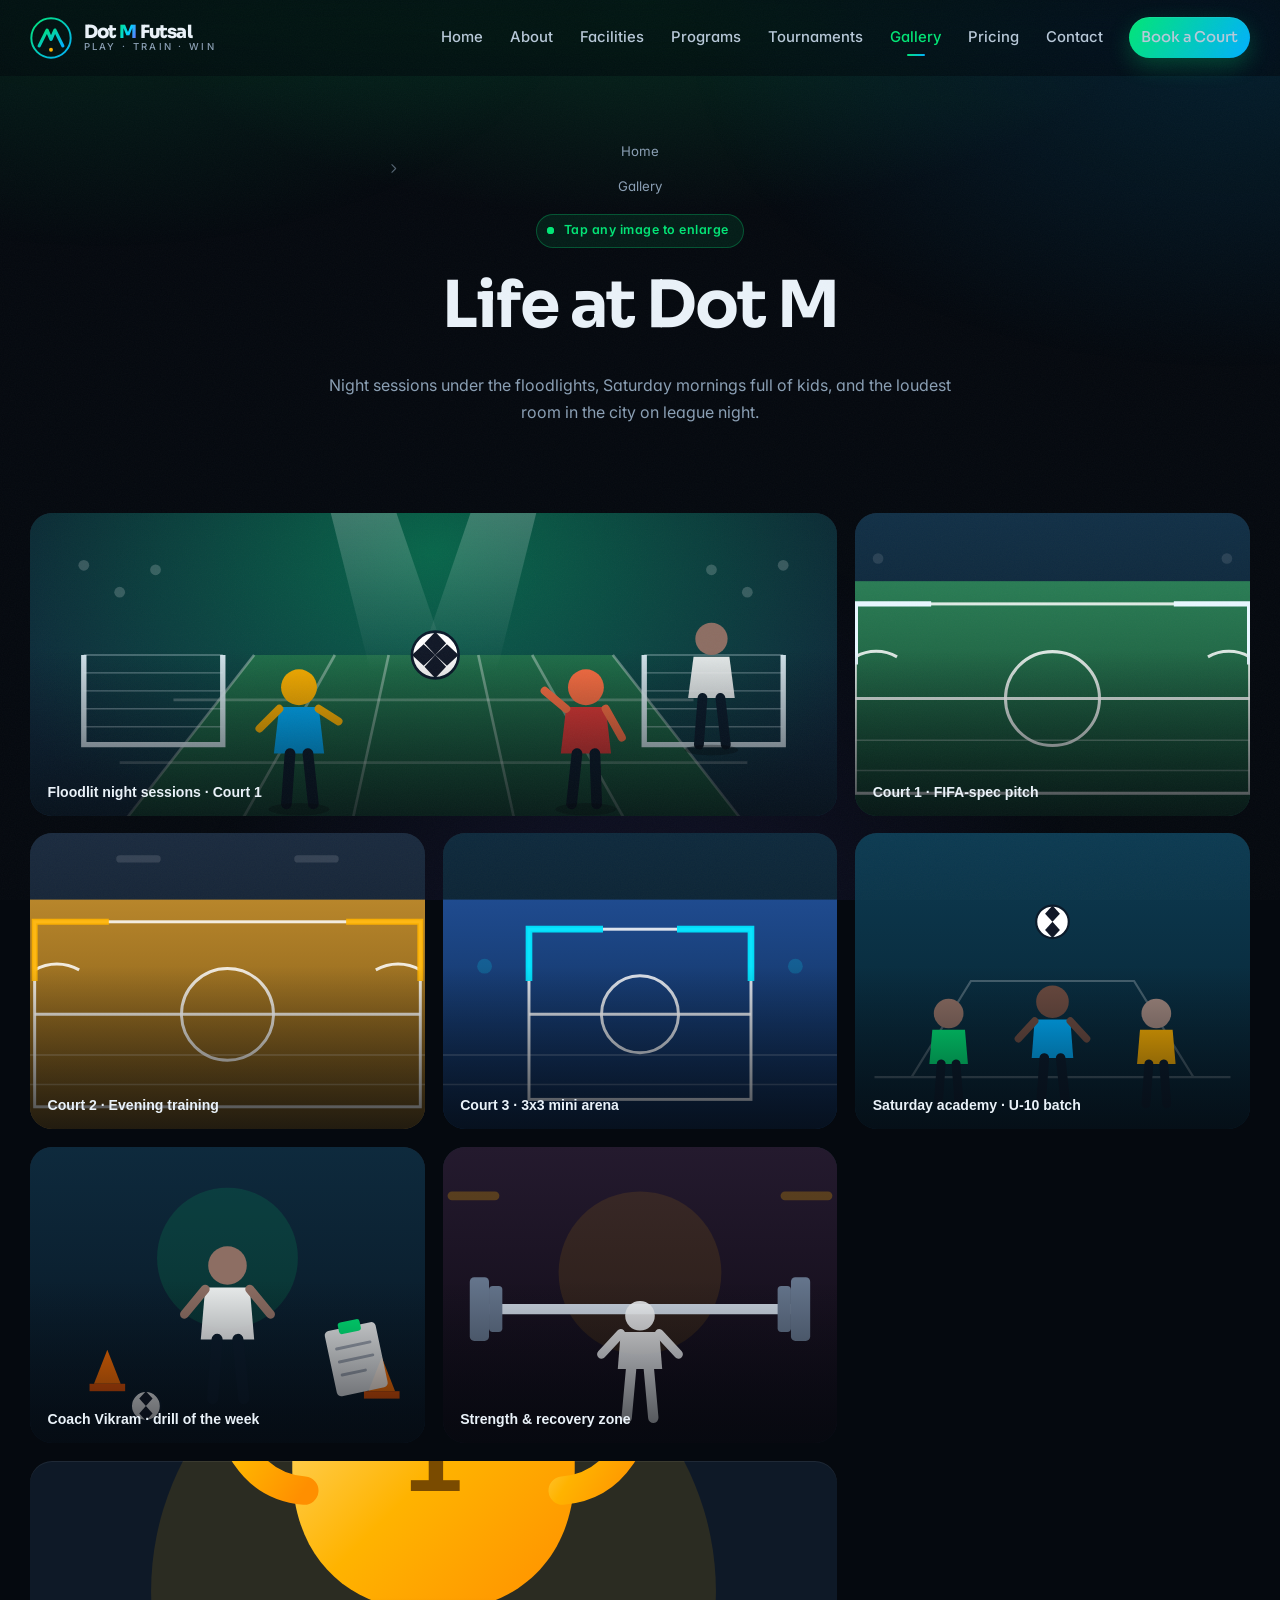
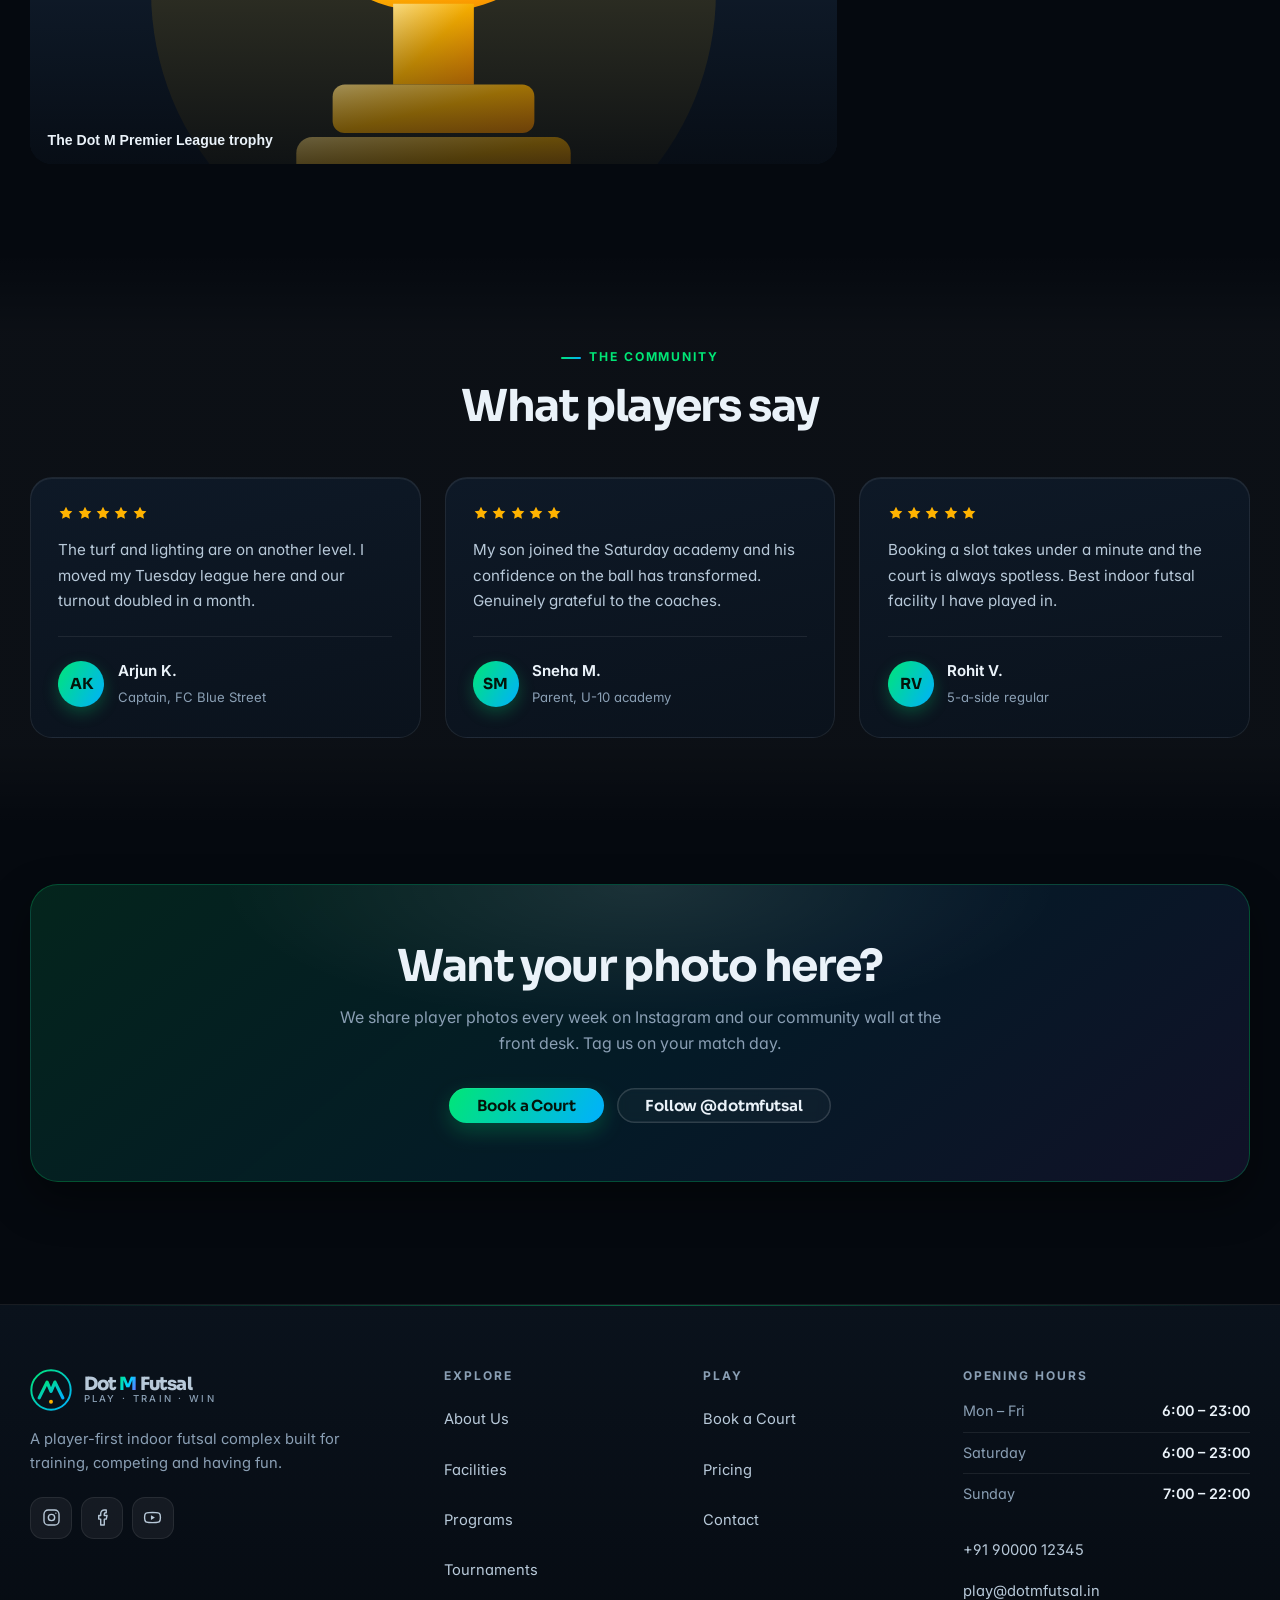
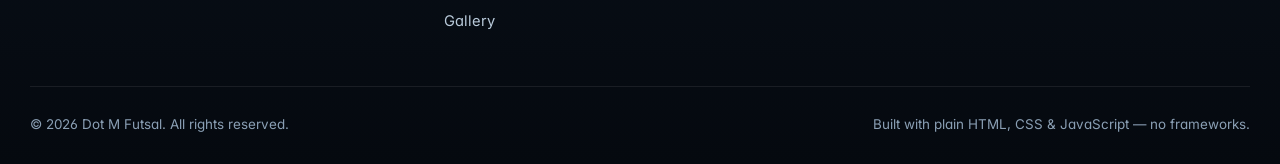
<file: gallery.html>
<!DOCTYPE html>
<html lang="en">
<head>
<meta charset="UTF-8">
<meta name="viewport" content="width=device-width, initial-scale=1">
<title>Gallery — Dot M Futsal</title>
<meta name="description" content="Photo gallery of Dot M Futsal: our courts, floodlit night sessions, the kids academy, the Dot M Premier League and championship nights.">
<meta name="theme-color" content="#070d14">
<link rel="icon" href="assets/img/logo.svg" type="image/svg+xml">
<link rel="preconnect" href="https://fonts.googleapis.com">
<link rel="preconnect" href="https://fonts.gstatic.com" crossorigin>
<link rel="stylesheet" href="https://fonts.googleapis.com/css2?family=Inter:wght@400;500;600;700&family=Sora:wght@500;600;700;800&display=swap">
<link rel="stylesheet" href="assets/css/style.css">
</head>
<body>
<a class="skip-link" href="#main">Skip to content</a>

<div class="scroll-progress" role="presentation"></div>
<header class="site-header">
  <div class="container nav">
    <a class="brand" href="index.html" aria-label="Dot M Futsal home">
      <img src="assets/img/logo.svg" alt="" width="40" height="40">
      <span class="brand-text"><span class="brand-name">Dot <em>M</em> Futsal</span><span class="brand-tag">Play · Train · Win</span></span>
    </a>
    <button class="nav-toggle" aria-label="Toggle navigation" aria-expanded="false" aria-controls="navLinks"><span></span><span></span><span></span></button>
    <ul class="nav-links" id="navLinks">
      <li><a href="index.html">Home</a></li>
      <li><a href="about.html">About</a></li>
      <li><a href="facilities.html">Facilities</a></li>
      <li><a href="programs.html">Programs</a></li>
      <li><a href="tournaments.html">Tournaments</a></li>
      <li><a href="gallery.html">Gallery</a></li>
      <li><a href="pricing.html">Pricing</a></li>
      <li><a href="contact.html">Contact</a></li>
      <li><a class="btn btn-sm nav-cta" href="booking.html">Book a Court</a></li>
    </ul>
  </div>
</header>

<main id="main">
  <section class="page-hero">
    <div class="container">
      <p class="crumbs"><a href="index.html">Home</a> <svg class="ico"><use href="#i-chevron-right"></use></svg> Gallery</p>
      <span class="eyebrow"><span class="dot"></span> Tap any image to enlarge</span>
      <h1>Life at Dot M</h1>
      <p>Night sessions under the floodlights, Saturday mornings full of kids, and the loudest room in the city on league night.</p>
    </div>
  </section>

  <section class="section" style="padding-top:1rem">
    <div class="container">
      <div class="gallery-grid" id="gallery">
        <button class="gallery-item wide reveal" type="button">
          <img src="assets/img/hero.svg" alt="Indoor futsal court with players under LED floodlights" width="900" height="620" loading="lazy">
          <span class="gallery-cap">Floodlit night sessions · Court 1</span>
        </button>

        <button class="gallery-item reveal d1" type="button">
          <img src="assets/img/court-1.svg" alt="Pro indoor futsal pitch with full markings" width="600" height="400" loading="lazy">
          <span class="gallery-cap">Court 1 · FIFA-spec pitch</span>
        </button>

        <button class="gallery-item reveal d2" type="button">
          <img src="assets/img/court-2.svg" alt="Training futsal pitch in warm lighting" width="600" height="400" loading="lazy">
          <span class="gallery-cap">Court 2 · Evening training</span>
        </button>

        <button class="gallery-item reveal" type="button">
          <img src="assets/img/court-3.svg" alt="Three versus three mini futsal arena with rebound boards" width="600" height="400" loading="lazy">
          <span class="gallery-cap">Court 3 · 3x3 mini arena</span>
        </button>

        <button class="gallery-item reveal d1" type="button">
          <img src="assets/img/academy.svg" alt="Young futsal academy players training together" width="600" height="400" loading="lazy">
          <span class="gallery-cap">Saturday academy · U-10 batch</span>
        </button>

        <button class="gallery-item reveal d2" type="button">
          <img src="assets/img/coaching.svg" alt="Coach demonstrating a drill with a clipboard" width="600" height="400" loading="lazy">
          <span class="gallery-cap">Coach Vikram · drill of the week</span>
        </button>

        <button class="gallery-item reveal" type="button">
          <img src="assets/img/fitness.svg" alt="Strength zone with barbells and a futsal athlete" width="600" height="400" loading="lazy">
          <span class="gallery-cap">Strength &amp; recovery zone</span>
        </button>

        <button class="gallery-item wide reveal d1" type="button">
          <img src="assets/img/trophy.svg" alt="Dot M Futsal championship trophy" width="400" height="400" loading="lazy">
          <span class="gallery-cap">The Dot M Premier League trophy</span>
        </button>
      </div>
    </div>
  </section>

  <section class="section alt">
    <div class="container">
      <div class="section-head center reveal">
        <span class="tag">The community</span>
        <h2>What players say</h2>
      </div>
      <div class="grid g-3">
        <article class="card reveal">
          <div class="stars" data-stars="5"></div>
          <p class="quote">The turf and lighting are on another level. I moved my Tuesday league here and our turnout doubled in a month.</p>
          <div class="person"><span class="avatar">AK</span><div><b>Arjun K.</b><small>Captain, FC Blue Street</small></div></div>
        </article>
        <article class="card reveal d1">
          <div class="stars" data-stars="5"></div>
          <p class="quote">My son joined the Saturday academy and his confidence on the ball has transformed. Genuinely grateful to the coaches.</p>
          <div class="person"><span class="avatar">SM</span><div><b>Sneha M.</b><small>Parent, U-10 academy</small></div></div>
        </article>
        <article class="card reveal d2">
          <div class="stars" data-stars="5"></div>
          <p class="quote">Booking a slot takes under a minute and the court is always spotless. Best indoor futsal facility I have played in.</p>
          <div class="person"><span class="avatar">RV</span><div><b>Rohit V.</b><small>5-a-side regular</small></div></div>
        </article>
      </div>
    </div>
  </section>

  <section class="section tight">
    <div class="container">
      <div class="cta-box reveal">
        <h2>Want your photo here?</h2>
        <p>We share player photos every week on Instagram and our community wall at the front desk. Tag us on your match day.</p>
        <div class="cta-actions">
          <a class="btn" href="booking.html">Book a Court</a>
          <a class="btn btn-outline" href="https://instagram.com" target="_blank" rel="noopener">Follow @dotmfutsal</a>
        </div>
      </div>
    </div>
  </section>
</main>

<!-- ===== LIGHTBOX ===== -->
<div class="lightbox" id="lightbox" role="dialog" aria-modal="true" aria-label="Image viewer">
  <button class="lightbox-close" type="button" aria-label="Close viewer"><svg class="ico"><use href="#i-x"></use></svg></button>
  <button class="lightbox-nav prev" type="button" aria-label="Previous image"><svg class="ico"><use href="#i-chevron-left"></use></svg></button>
  <button class="lightbox-nav next" type="button" aria-label="Next image"><svg class="ico"><use href="#i-chevron-right"></use></svg></button>
  <figure style="margin:0;text-align:center">
    <img id="lbImg" alt="">
    <figcaption id="lbCap"></figcaption>
  </figure>
</div>

<footer class="site-footer">
  <div class="container">
    <div class="footer-grid">
      <div class="footer-about">
        <a class="brand" href="index.html" style="margin-bottom:1rem">
          <img src="assets/img/logo.svg" alt="" width="40" height="40">
          <span class="brand-text"><span class="brand-name">Dot <em>M</em> Futsal</span><span class="brand-tag">Play · Train · Win</span></span>
        </a>
        <p>A player-first indoor futsal complex built for training, competing and having fun.</p>
        <div class="socials">
          <a href="https://instagram.com" target="_blank" rel="noopener" aria-label="Instagram"><svg class="ico"><use href="#i-instagram"></use></svg></a>
          <a href="https://facebook.com" target="_blank" rel="noopener" aria-label="Facebook"><svg class="ico"><use href="#i-facebook"></use></svg></a>
          <a href="https://youtube.com" target="_blank" rel="noopener" aria-label="YouTube"><svg class="ico"><use href="#i-youtube"></use></svg></a>
        </div>
      </div>
      <div>
        <h4>Explore</h4>
        <ul>
          <li><a href="about.html">About Us</a></li>
          <li><a href="facilities.html">Facilities</a></li>
          <li><a href="programs.html">Programs</a></li>
          <li><a href="tournaments.html">Tournaments</a></li>
          <li><a href="gallery.html">Gallery</a></li>
        </ul>
      </div>
      <div>
        <h4>Play</h4>
        <ul>
          <li><a href="booking.html">Book a Court</a></li>
          <li><a href="pricing.html">Pricing</a></li>
          <li><a href="contact.html">Contact</a></li>
        </ul>
      </div>
      <div>
        <h4>Opening Hours</h4>
        <div class="hours">
          <div><span>Mon – Fri</span><b>6:00 – 23:00</b></div>
          <div><span>Saturday</span><b>6:00 – 23:00</b></div>
          <div><span>Sunday</span><b>7:00 – 22:00</b></div>
        </div>
        <p style="margin-top:1rem">
          <a href="tel:+919000012345">+91 90000 12345</a><br>
          <a href="mailto:play@dotmfutsal.in">play@dotmfutsal.in</a>
        </p>
      </div>
    </div>
    <div class="footer-bottom">
      <span>&copy; <span data-year>2025</span> Dot M Futsal. All rights reserved.</span>
      <span>Built with plain HTML, CSS &amp; JavaScript — no frameworks.</span>
    </div>
  </div>
</footer>

<button class="to-top" aria-label="Back to top"><svg class="ico"><use href="#i-arrow-up"></use></svg></button>
<script src="assets/js/icons.js"></script>
<script src="assets/js/main.js"></script>
</body>
</html>
</file>
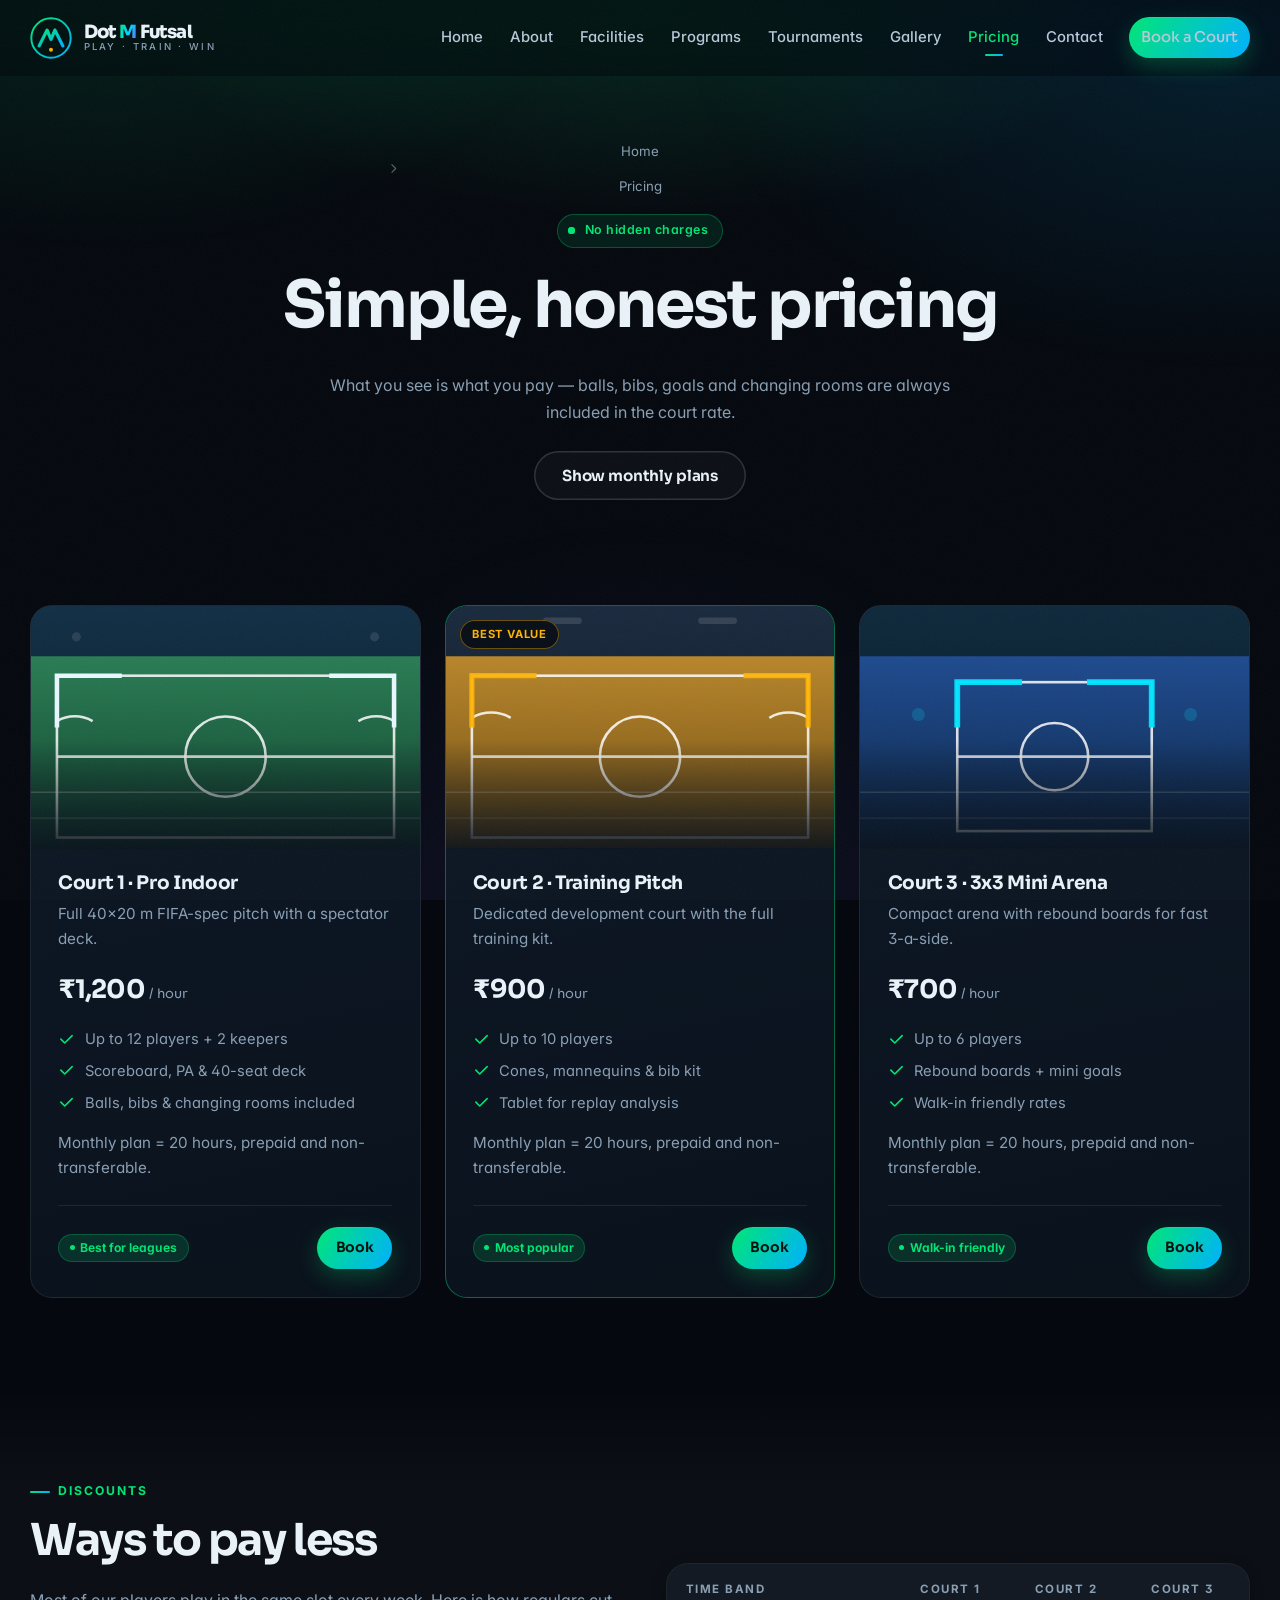
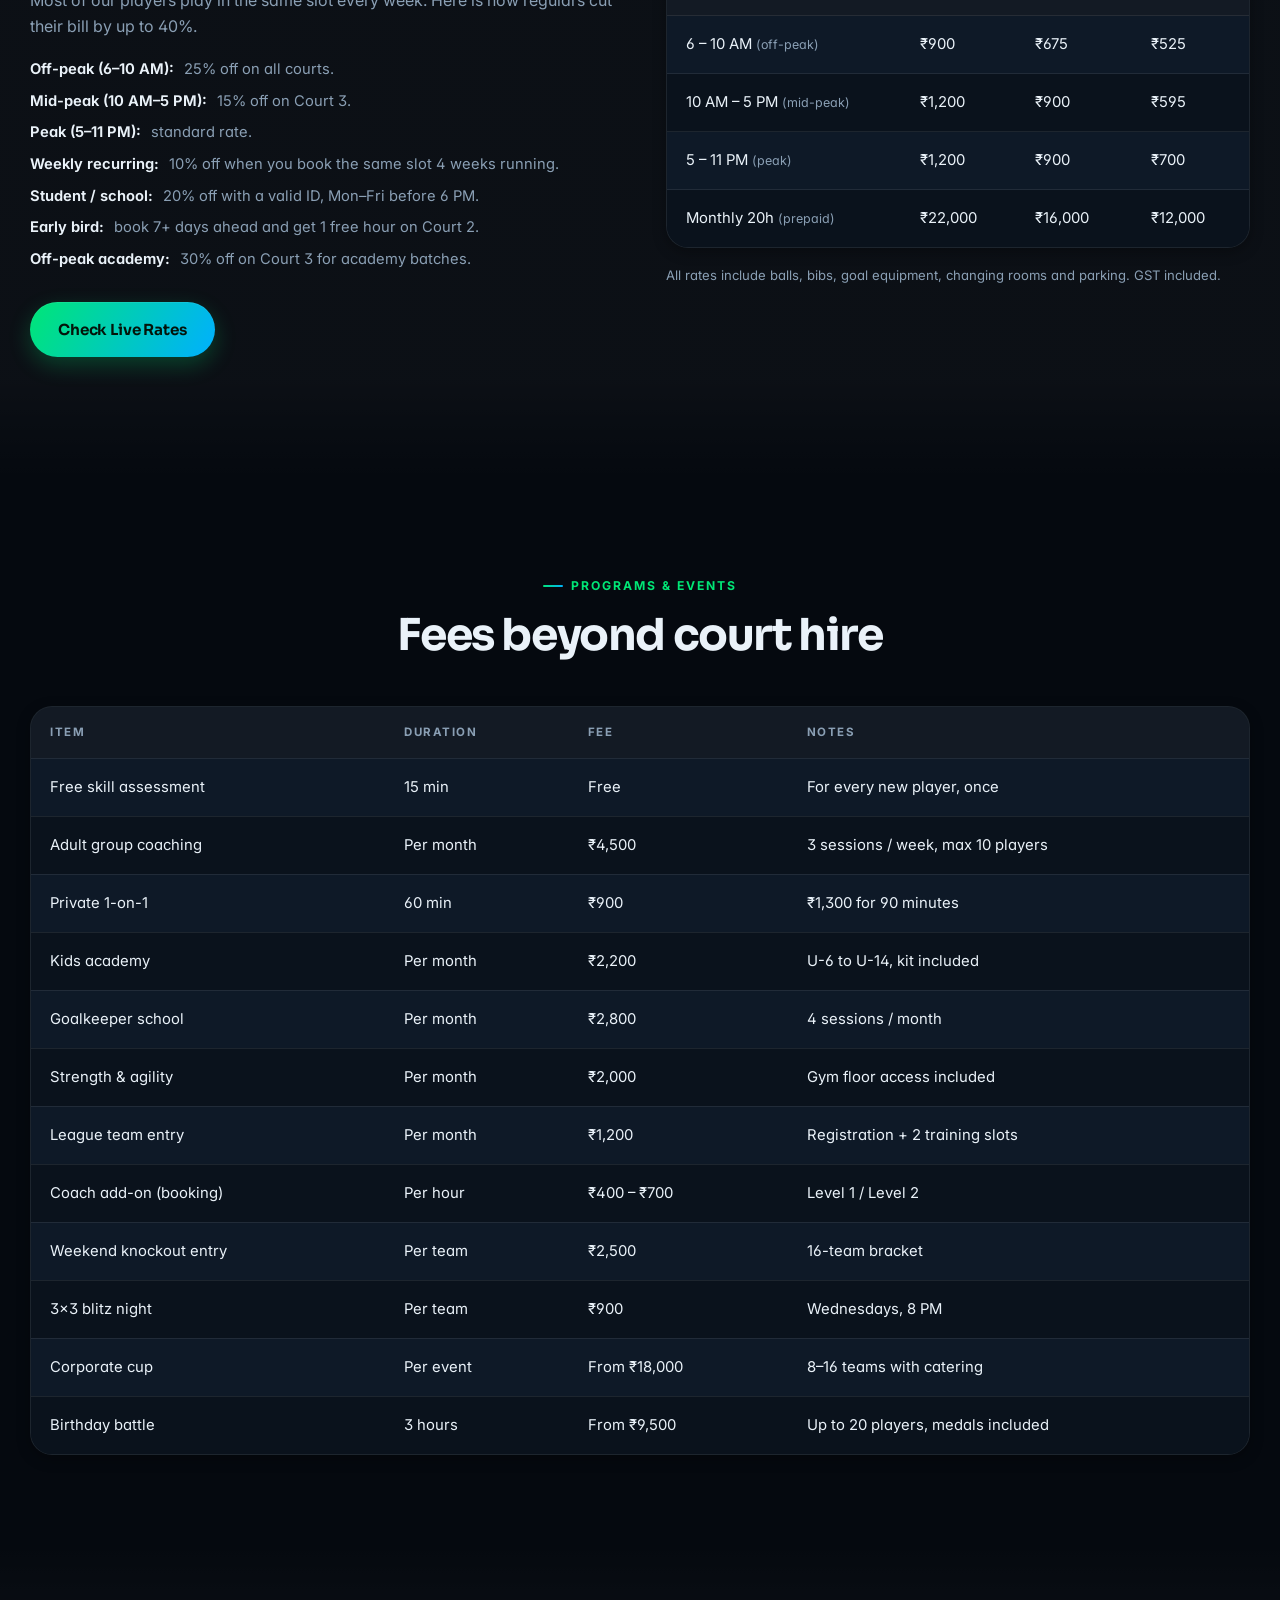
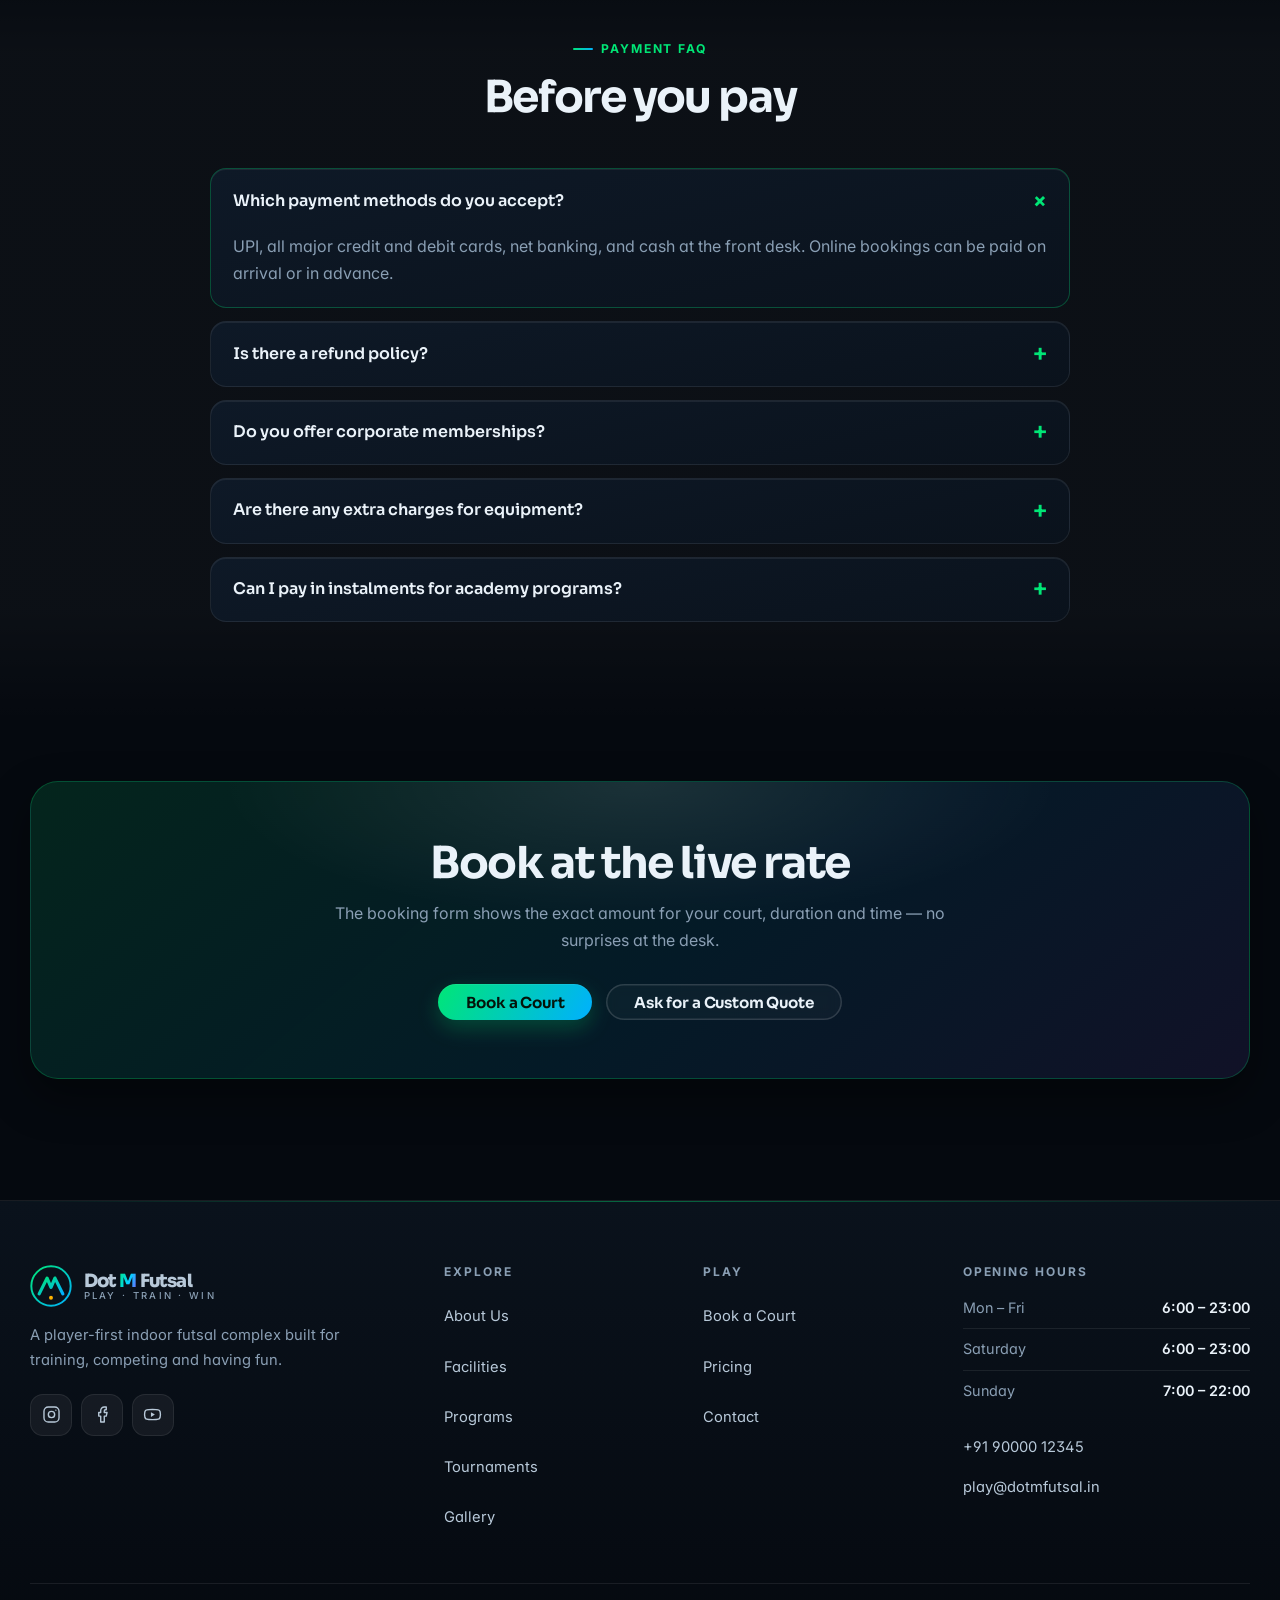
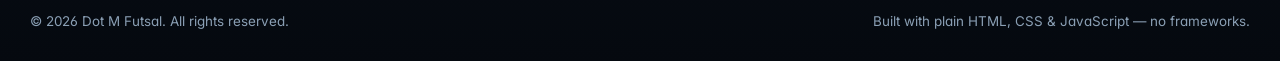
<file: pricing.html>
<!DOCTYPE html>
<html lang="en">
<head>
<meta charset="UTF-8">
<meta name="viewport" content="width=device-width, initial-scale=1">
<title>Pricing — Dot M Futsal</title>
<meta name="description" content="Transparent futsal pricing at Dot M Futsal: hourly court rates, off-peak discounts, monthly league plans, academy fees and tournament entry costs.">
<meta name="theme-color" content="#070d14">
<link rel="icon" href="assets/img/logo.svg" type="image/svg+xml">
<link rel="preconnect" href="https://fonts.googleapis.com">
<link rel="preconnect" href="https://fonts.gstatic.com" crossorigin>
<link rel="stylesheet" href="https://fonts.googleapis.com/css2?family=Inter:wght@400;500;600;700&family=Sora:wght@500;600;700;800&display=swap">
<link rel="stylesheet" href="assets/css/style.css">
</head>
<body>
<a class="skip-link" href="#main">Skip to content</a>

<div class="scroll-progress" role="presentation"></div>
<header class="site-header">
  <div class="container nav">
    <a class="brand" href="index.html" aria-label="Dot M Futsal home">
      <img src="assets/img/logo.svg" alt="" width="40" height="40">
      <span class="brand-text"><span class="brand-name">Dot <em>M</em> Futsal</span><span class="brand-tag">Play · Train · Win</span></span>
    </a>
    <button class="nav-toggle" aria-label="Toggle navigation" aria-expanded="false" aria-controls="navLinks"><span></span><span></span><span></span></button>
    <ul class="nav-links" id="navLinks">
      <li><a href="index.html">Home</a></li>
      <li><a href="about.html">About</a></li>
      <li><a href="facilities.html">Facilities</a></li>
      <li><a href="programs.html">Programs</a></li>
      <li><a href="tournaments.html">Tournaments</a></li>
      <li><a href="gallery.html">Gallery</a></li>
      <li><a href="pricing.html">Pricing</a></li>
      <li><a href="contact.html">Contact</a></li>
      <li><a class="btn btn-sm nav-cta" href="booking.html">Book a Court</a></li>
    </ul>
  </div>
</header>

<main id="main">
  <section class="page-hero">
    <div class="container">
      <p class="crumbs"><a href="index.html">Home</a> <svg class="ico"><use href="#i-chevron-right"></use></svg> Pricing</p>
      <span class="eyebrow"><span class="dot"></span> No hidden charges</span>
      <h1>Simple, honest pricing</h1>
      <p>What you see is what you pay — balls, bibs, goals and changing rooms are always included in the court rate.</p>
      <div class="hero-actions" style="justify-content:center;margin-top:1.6rem">
        <button class="btn btn-outline" type="button" id="priceToggle" data-mode="hourly">Show monthly plans</button>
      </div>
    </div>
  </section>

  <section class="section" style="padding-top:1rem">
    <div class="container">
      <div class="grid g-3">
        <article class="card reveal">
          <div class="card-media">
            <img src="assets/img/court-1.svg" alt="Court 1 pro indoor futsal pitch" width="600" height="400" loading="lazy">
          </div>
          <h3>Court 1 · Pro Indoor</h3>
          <p>Full 40×20 m FIFA-spec pitch with a spectator deck.</p>
          <div class="price" style="margin:1rem 0 .2rem"><span data-hourly="₹1,200" data-monthly="₹22,000">₹1,200</span> <small data-period>/ hour</small></div>
          <ul class="card-list">
            <li><svg class="ico"><use href="#i-check"></use></svg><span>Up to 12 players + 2 keepers</span></li>
            <li><svg class="ico"><use href="#i-check"></use></svg><span>Scoreboard, PA &amp; 40-seat deck</span></li>
            <li><svg class="ico"><use href="#i-check"></use></svg><span>Balls, bibs &amp; changing rooms included</span></li>
          </ul>
          <p class="form-note">Monthly plan = 20 hours, prepaid and non-transferable.</p>
          <div class="card-foot">
            <span class="pill open">Best for leagues</span>
            <a class="btn btn-sm" href="booking.html">Book</a>
          </div>
        </article>

        <article class="card reveal d1" style="border-color:rgba(0,230,118,.4)">
          <div class="card-media">
            <span class="card-badge pop">Best value</span>
            <img src="assets/img/court-2.svg" alt="Court 2 training futsal pitch" width="600" height="400" loading="lazy">
          </div>
          <h3>Court 2 · Training Pitch</h3>
          <p>Dedicated development court with the full training kit.</p>
          <div class="price" style="margin:1rem 0 .2rem"><span data-hourly="₹900" data-monthly="₹16,000">₹900</span> <small data-period>/ hour</small></div>
          <ul class="card-list">
            <li><svg class="ico"><use href="#i-check"></use></svg><span>Up to 10 players</span></li>
            <li><svg class="ico"><use href="#i-check"></use></svg><span>Cones, mannequins &amp; bib kit</span></li>
            <li><svg class="ico"><use href="#i-check"></use></svg><span>Tablet for replay analysis</span></li>
          </ul>
          <p class="form-note">Monthly plan = 20 hours, prepaid and non-transferable.</p>
          <div class="card-foot">
            <span class="pill open">Most popular</span>
            <a class="btn btn-sm" href="booking.html">Book</a>
          </div>
        </article>

        <article class="card reveal d2">
          <div class="card-media">
            <img src="assets/img/court-3.svg" alt="Court 3 three versus three mini futsal arena" width="600" height="400" loading="lazy">
          </div>
          <h3>Court 3 · 3x3 Mini Arena</h3>
          <p>Compact arena with rebound boards for fast 3-a-side.</p>
          <div class="price" style="margin:1rem 0 .2rem"><span data-hourly="₹700" data-monthly="₹12,000">₹700</span> <small data-period>/ hour</small></div>
          <ul class="card-list">
            <li><svg class="ico"><use href="#i-check"></use></svg><span>Up to 6 players</span></li>
            <li><svg class="ico"><use href="#i-check"></use></svg><span>Rebound boards + mini goals</span></li>
            <li><svg class="ico"><use href="#i-check"></use></svg><span>Walk-in friendly rates</span></li>
          </ul>
          <p class="form-note">Monthly plan = 20 hours, prepaid and non-transferable.</p>
          <div class="card-foot">
            <span class="pill open">Walk-in friendly</span>
            <a class="btn btn-sm" href="booking.html">Book</a>
          </div>
        </article>
      </div>
    </div>
  </section>

  <section class="section alt">
    <div class="container split">
      <div class="reveal">
        <span class="tag">Discounts</span>
        <h2>Ways to pay less</h2>
        <p>Most of our players play in the same slot every week. Here is how regulars cut their bill by up to 40%.</p>
        <ul class="card-list" style="font-size:1rem">
          <li><b>Off-peak (6–10 AM):</b> 25% off on all courts.</li>
          <li><b>Mid-peak (10 AM–5 PM):</b> 15% off on Court 3.</li>
          <li><b>Peak (5–11 PM):</b> standard rate.</li>
          <li><b>Weekly recurring:</b> 10% off when you book the same slot 4 weeks running.</li>
          <li><b>Student / school:</b> 20% off with a valid ID, Mon–Fri before 6 PM.</li>
          <li><b>Early bird:</b> book 7+ days ahead and get 1 free hour on Court 2.</li>
          <li><b>Off-peak academy:</b> 30% off on Court 3 for academy batches.</li>
        </ul>
        <div class="hero-actions">
          <a class="btn" href="booking.html">Check Live Rates</a>
        </div>
      </div>
      <div class="reveal d1">
        <div class="table-wrap">
          <table>
            <thead>
              <tr><th>Time band</th><th>Court 1</th><th>Court 2</th><th>Court 3</th></tr>
            </thead>
            <tbody>
              <tr><td>6 – 10 AM <small>(off-peak)</small></td><td>₹900</td><td>₹675</td><td>₹525</td></tr>
              <tr><td>10 AM – 5 PM <small>(mid-peak)</small></td><td>₹1,200</td><td>₹900</td><td>₹595</td></tr>
              <tr><td>5 – 11 PM <small>(peak)</small></td><td>₹1,200</td><td>₹900</td><td>₹700</td></tr>
              <tr><td>Monthly 20h <small>(prepaid)</small></td><td>₹22,000</td><td>₹16,000</td><td>₹12,000</td></tr>
            </tbody>
          </table>
        </div>
        <p class="form-note">All rates include balls, bibs, goal equipment, changing rooms and parking. GST included.</p>
      </div>
    </div>
  </section>

  <section class="section">
    <div class="container">
      <div class="section-head center reveal">
        <span class="tag">Programs &amp; events</span>
        <h2>Fees beyond court hire</h2>
      </div>
      <div class="table-wrap reveal">
        <table>
          <thead>
            <tr><th>Item</th><th>Duration</th><th>Fee</th><th>Notes</th></tr>
          </thead>
          <tbody>
            <tr><td>Free skill assessment</td><td>15 min</td><td>Free</td><td>For every new player, once</td></tr>
            <tr><td>Adult group coaching</td><td>Per month</td><td>₹4,500</td><td>3 sessions / week, max 10 players</td></tr>
            <tr><td>Private 1-on-1</td><td>60 min</td><td>₹900</td><td>₹1,300 for 90 minutes</td></tr>
            <tr><td>Kids academy</td><td>Per month</td><td>₹2,200</td><td>U-6 to U-14, kit included</td></tr>
            <tr><td>Goalkeeper school</td><td>Per month</td><td>₹2,800</td><td>4 sessions / month</td></tr>
            <tr><td>Strength &amp; agility</td><td>Per month</td><td>₹2,000</td><td>Gym floor access included</td></tr>
            <tr><td>League team entry</td><td>Per month</td><td>₹1,200</td><td>Registration + 2 training slots</td></tr>
            <tr><td>Coach add-on (booking)</td><td>Per hour</td><td>₹400 – ₹700</td><td>Level 1 / Level 2</td></tr>
            <tr><td>Weekend knockout entry</td><td>Per team</td><td>₹2,500</td><td>16-team bracket</td></tr>
            <tr><td>3x3 blitz night</td><td>Per team</td><td>₹900</td><td>Wednesdays, 8 PM</td></tr>
            <tr><td>Corporate cup</td><td>Per event</td><td>From ₹18,000</td><td>8–16 teams with catering</td></tr>
            <tr><td>Birthday battle</td><td>3 hours</td><td>From ₹9,500</td><td>Up to 20 players, medals included</td></tr>
          </tbody>
        </table>
      </div>
    </div>
  </section>

  <section class="section alt">
    <div class="container" style="max-width:860px">
      <div class="section-head center reveal">
        <span class="tag">Payment FAQ</span>
        <h2>Before you pay</h2>
      </div>
      <details class="acc reveal" open>
        <summary>Which payment methods do you accept?</summary>
        <div class="acc-body"><p>UPI, all major credit and debit cards, net banking, and cash at the front desk. Online bookings can be paid on arrival or in advance.</p></div>
      </details>
      <details class="acc reveal d1">
        <summary>Is there a refund policy?</summary>
        <div class="acc-body"><p>Free cancellation up to 12 hours before your slot for a full refund. Within 12 hours, 50% is refunded as credit valid for 30 days. No-shows are non-refundable.</p></div>
      </details>
      <details class="acc reveal d2">
        <summary>Do you offer corporate memberships?</summary>
        <div class="acc-body"><p>Yes — prepaid corporate accounts from 40 hours a month with a single monthly invoice, plus free venue slots for six team-building events a year. Contact us for a quote.</p></div>
      </details>
      <details class="acc reveal d3">
        <summary>Are there any extra charges for equipment?</summary>
        <div class="acc-body"><p>No. Match balls, bibs, cones, goals and even keeper gloves are included in every court rate. Only bounce-house and external catering, if requested, are charged extra.</p></div>
      </details>
      <details class="acc reveal d4">
        <summary>Can I pay in instalments for academy programs?</summary>
        <div class="acc-body"><p>Yes — academy and coaching fees can be split into two payments, with the second due before the mid-point of the program cycle. Just ask at the front desk.</p></div>
      </details>
    </div>
  </section>

  <section class="section tight">
    <div class="container">
      <div class="cta-box reveal">
        <h2>Book at the live rate</h2>
        <p>The booking form shows the exact amount for your court, duration and time — no surprises at the desk.</p>
        <div class="cta-actions">
          <a class="btn" href="booking.html">Book a Court</a>
          <a class="btn btn-outline" href="contact.html">Ask for a Custom Quote</a>
        </div>
      </div>
    </div>
  </section>
</main>

<footer class="site-footer">
  <div class="container">
    <div class="footer-grid">
      <div class="footer-about">
        <a class="brand" href="index.html" style="margin-bottom:1rem">
          <img src="assets/img/logo.svg" alt="" width="40" height="40">
          <span class="brand-text"><span class="brand-name">Dot <em>M</em> Futsal</span><span class="brand-tag">Play · Train · Win</span></span>
        </a>
        <p>A player-first indoor futsal complex built for training, competing and having fun.</p>
        <div class="socials">
          <a href="https://instagram.com" target="_blank" rel="noopener" aria-label="Instagram"><svg class="ico"><use href="#i-instagram"></use></svg></a>
          <a href="https://facebook.com" target="_blank" rel="noopener" aria-label="Facebook"><svg class="ico"><use href="#i-facebook"></use></svg></a>
          <a href="https://youtube.com" target="_blank" rel="noopener" aria-label="YouTube"><svg class="ico"><use href="#i-youtube"></use></svg></a>
        </div>
      </div>
      <div>
        <h4>Explore</h4>
        <ul>
          <li><a href="about.html">About Us</a></li>
          <li><a href="facilities.html">Facilities</a></li>
          <li><a href="programs.html">Programs</a></li>
          <li><a href="tournaments.html">Tournaments</a></li>
          <li><a href="gallery.html">Gallery</a></li>
        </ul>
      </div>
      <div>
        <h4>Play</h4>
        <ul>
          <li><a href="booking.html">Book a Court</a></li>
          <li><a href="pricing.html">Pricing</a></li>
          <li><a href="contact.html">Contact</a></li>
        </ul>
      </div>
      <div>
        <h4>Opening Hours</h4>
        <div class="hours">
          <div><span>Mon – Fri</span><b>6:00 – 23:00</b></div>
          <div><span>Saturday</span><b>6:00 – 23:00</b></div>
          <div><span>Sunday</span><b>7:00 – 22:00</b></div>
        </div>
        <p style="margin-top:1rem">
          <a href="tel:+919000012345">+91 90000 12345</a><br>
          <a href="mailto:play@dotmfutsal.in">play@dotmfutsal.in</a>
        </p>
      </div>
    </div>
    <div class="footer-bottom">
      <span>&copy; <span data-year>2025</span> Dot M Futsal. All rights reserved.</span>
      <span>Built with plain HTML, CSS &amp; JavaScript — no frameworks.</span>
    </div>
  </div>
</footer>

<button class="to-top" aria-label="Back to top"><svg class="ico"><use href="#i-arrow-up"></use></svg></button>
<script src="assets/js/icons.js"></script>
<script src="assets/js/main.js"></script>
</body>
</html>
</file>
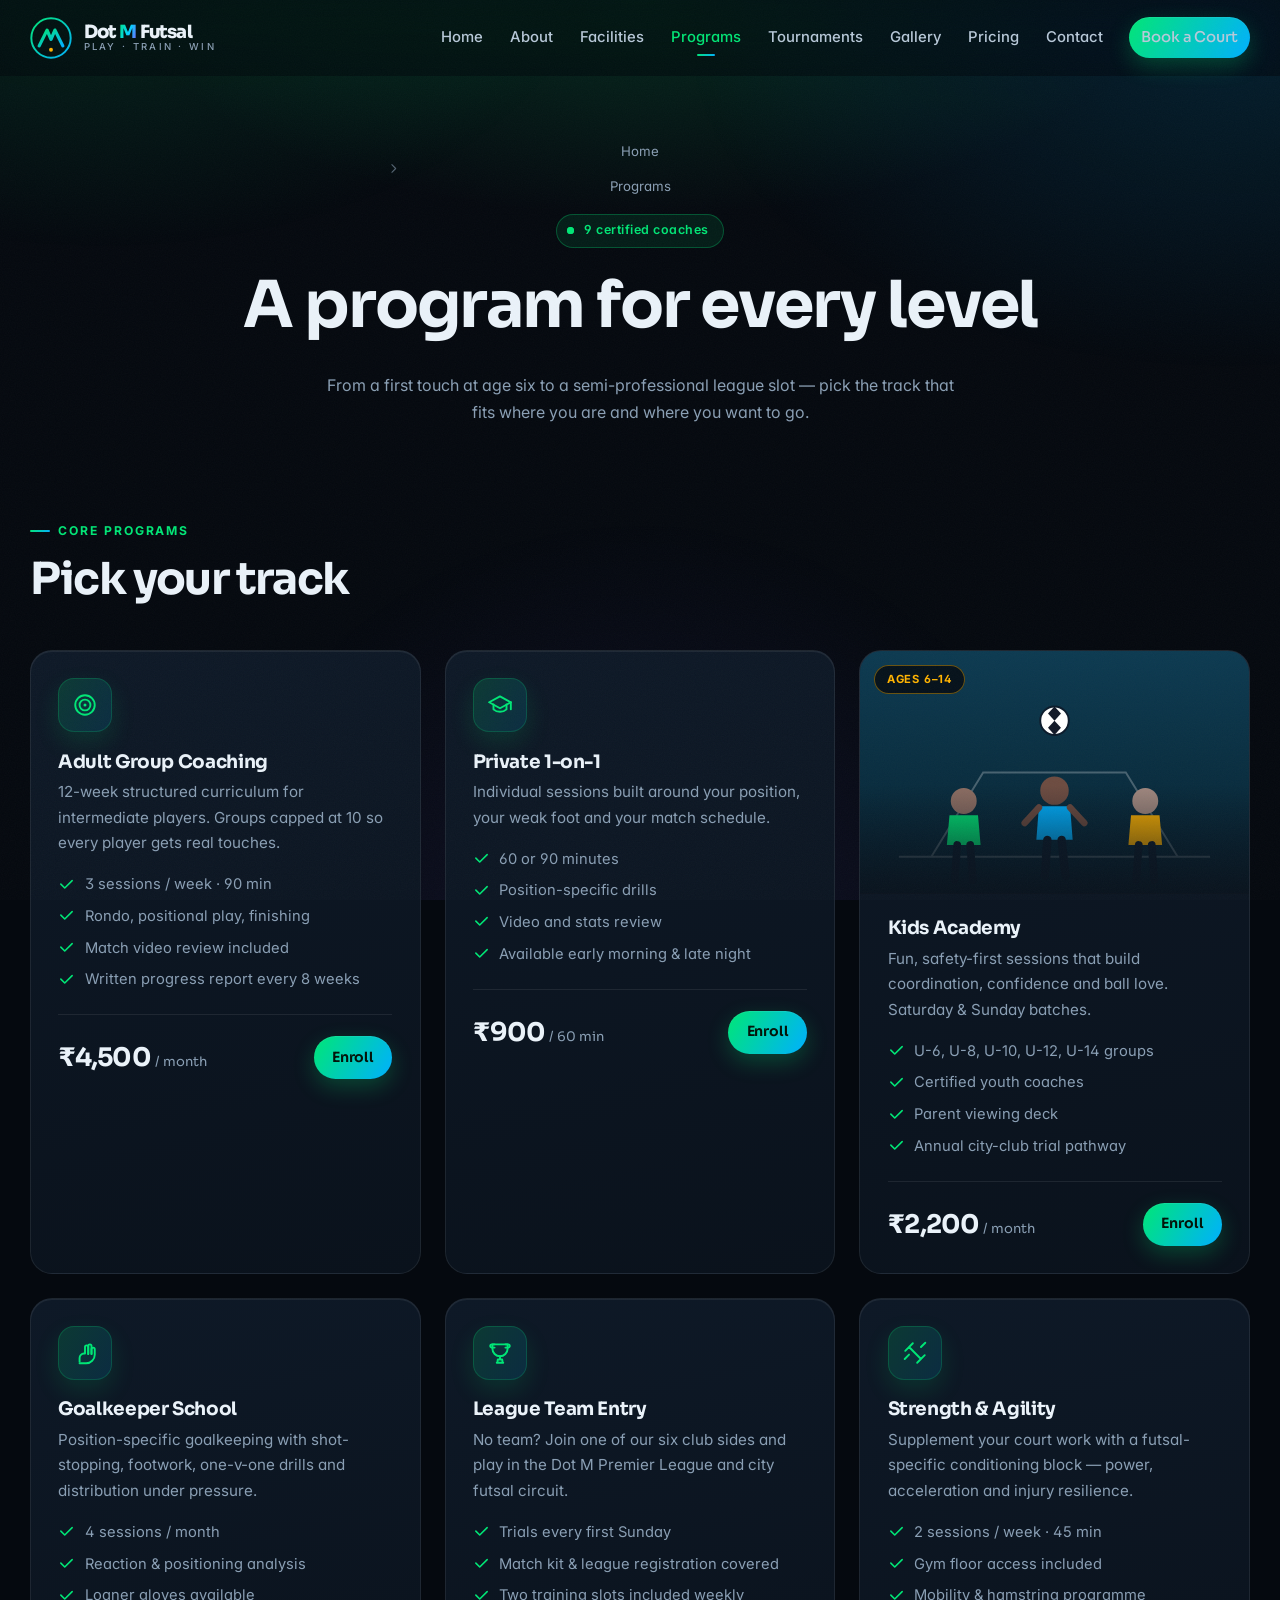
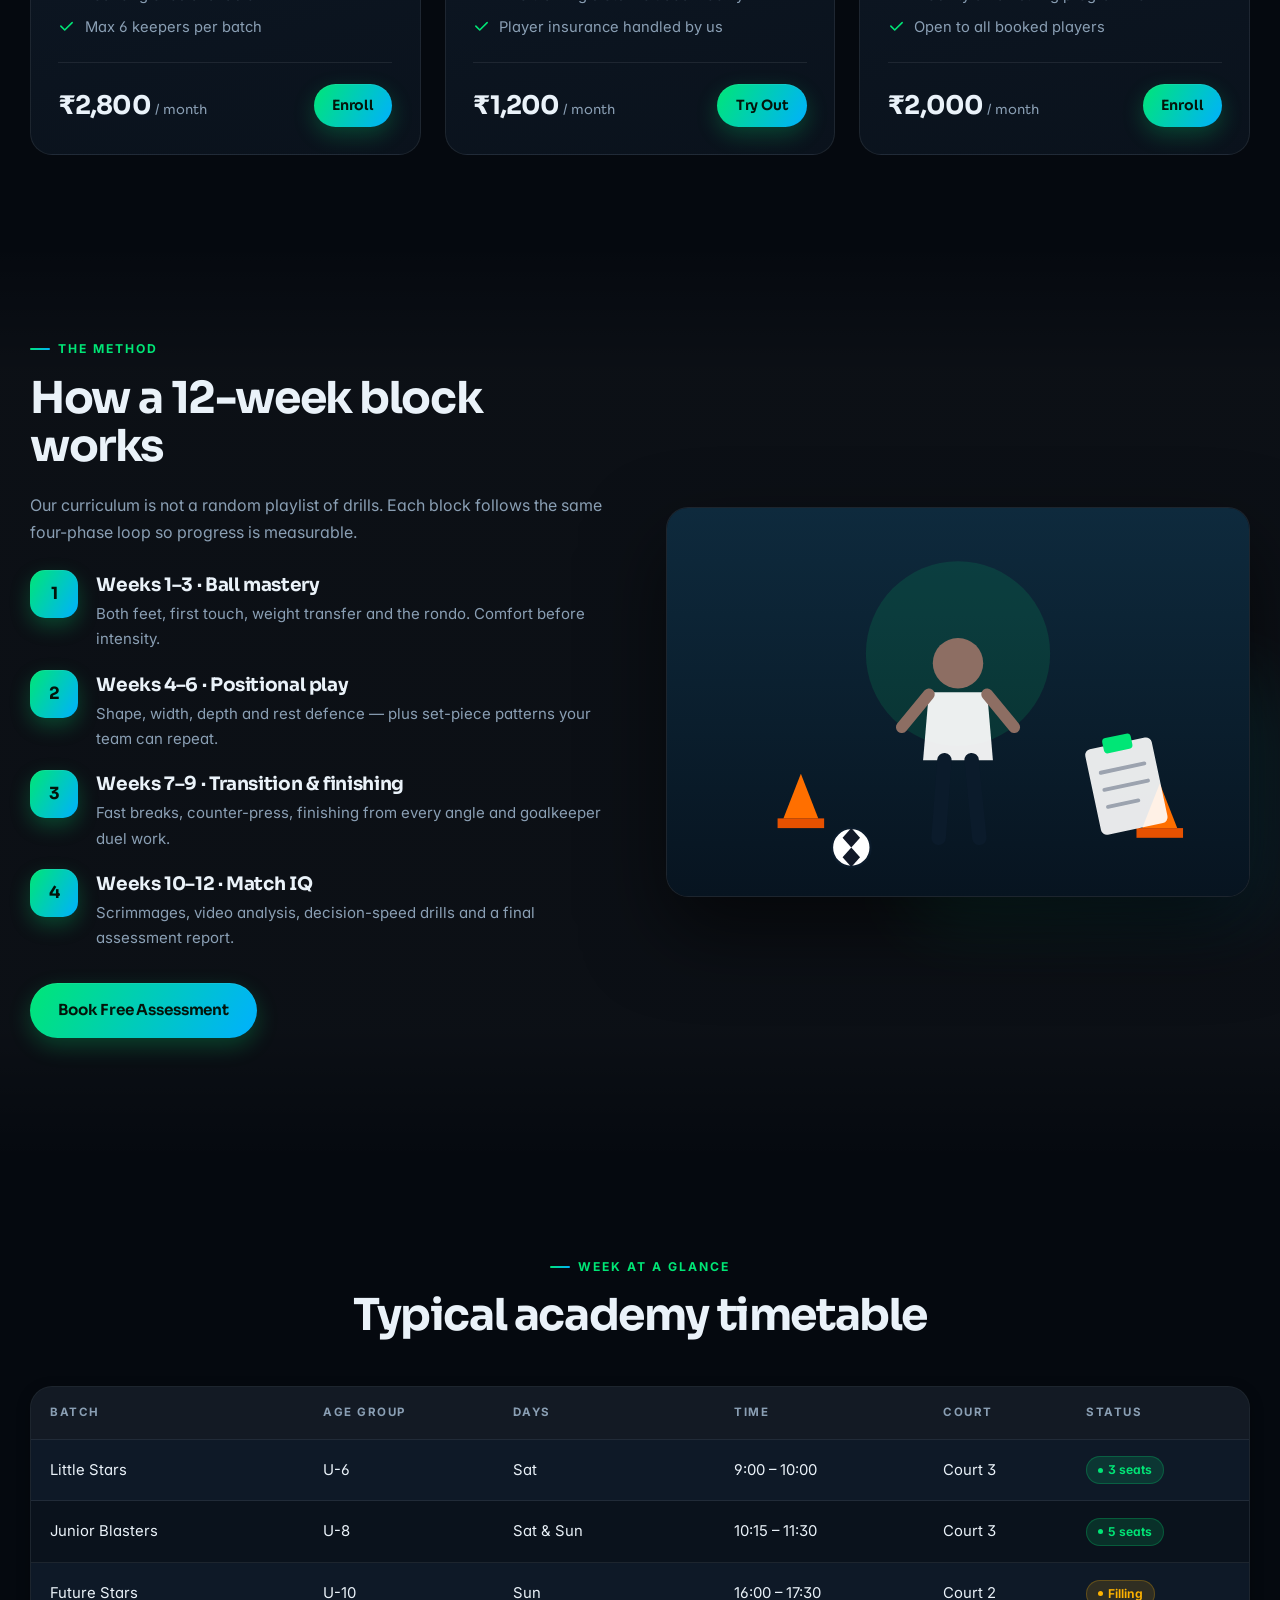
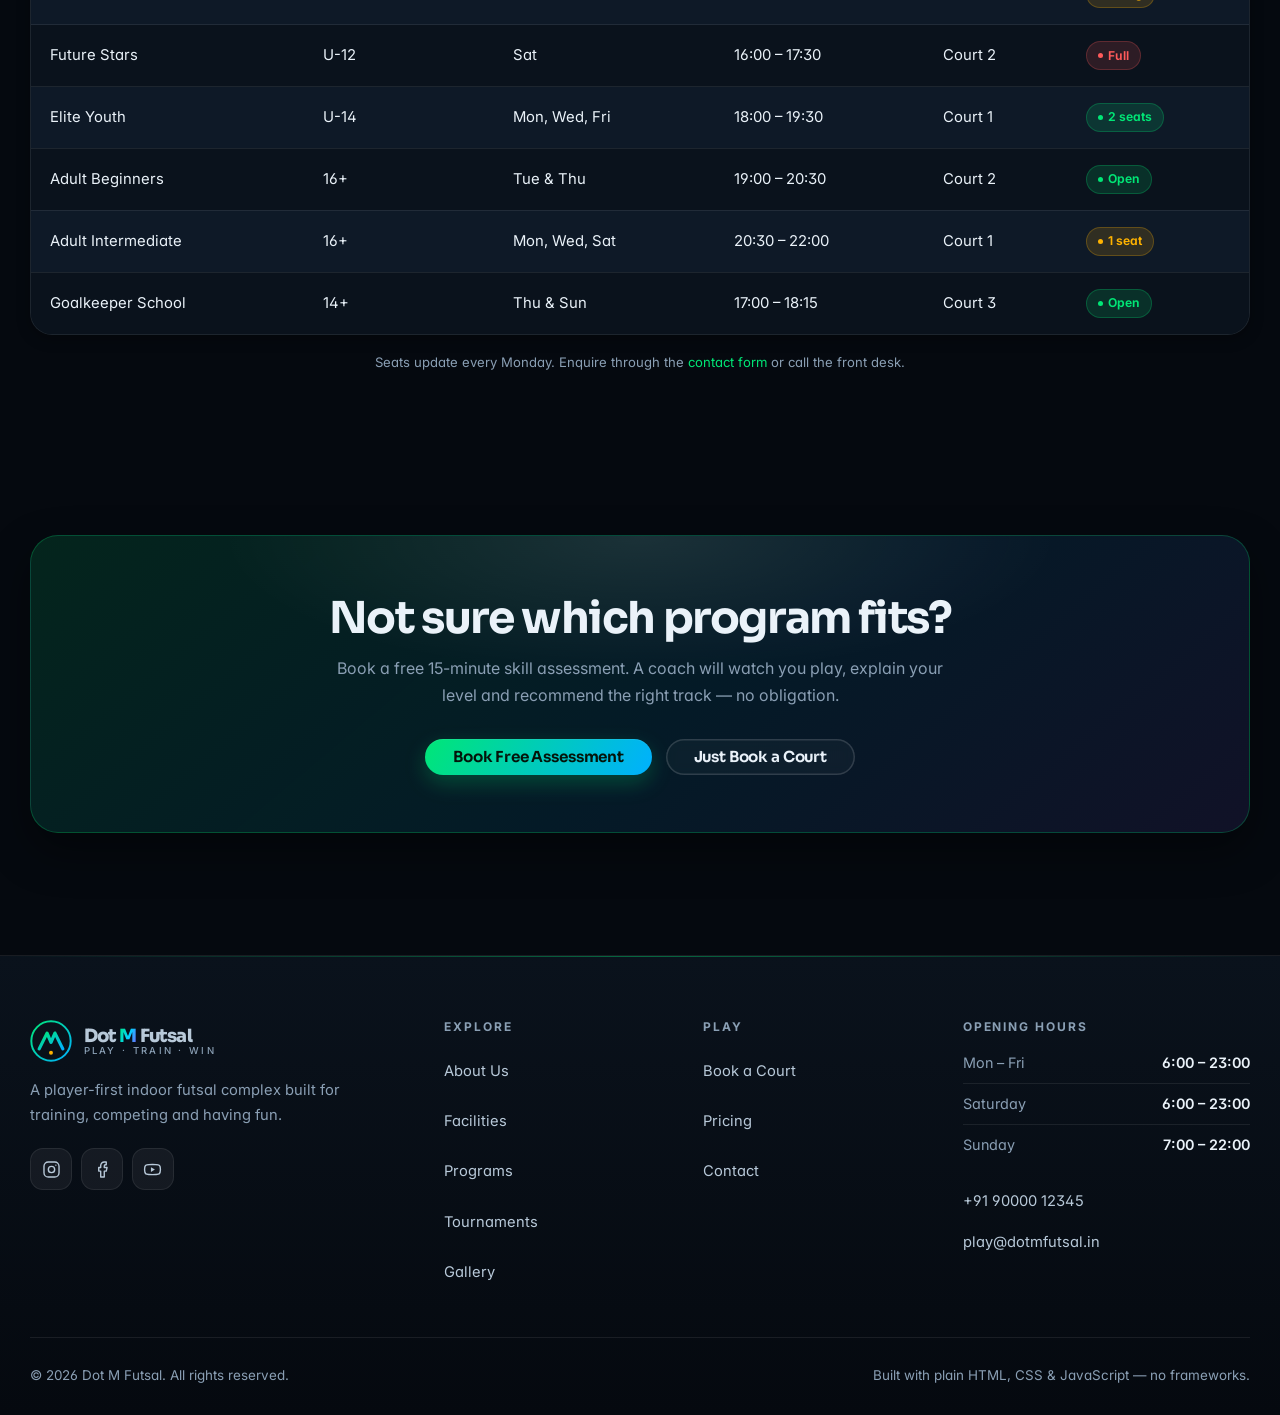
<file: programs.html>
<!DOCTYPE html>
<html lang="en">
<head>
<meta charset="UTF-8">
<meta name="viewport" content="width=device-width, initial-scale=1">
<title>Programs — Dot M Futsal</title>
<meta name="description" content="Futsal coaching programs at Dot M Futsal: adult group coaching, private 1-on-1 sessions, kids academy (U-6 to U-14), goalkeeper school and league team entry.">
<meta name="theme-color" content="#070d14">
<link rel="icon" href="assets/img/logo.svg" type="image/svg+xml">
<link rel="preconnect" href="https://fonts.googleapis.com">
<link rel="preconnect" href="https://fonts.gstatic.com" crossorigin>
<link rel="stylesheet" href="https://fonts.googleapis.com/css2?family=Inter:wght@400;500;600;700&family=Sora:wght@500;600;700;800&display=swap">
<link rel="stylesheet" href="assets/css/style.css">
</head>
<body>
<a class="skip-link" href="#main">Skip to content</a>

<div class="scroll-progress" role="presentation"></div>
<header class="site-header">
  <div class="container nav">
    <a class="brand" href="index.html" aria-label="Dot M Futsal home">
      <img src="assets/img/logo.svg" alt="" width="40" height="40">
      <span class="brand-text"><span class="brand-name">Dot <em>M</em> Futsal</span><span class="brand-tag">Play · Train · Win</span></span>
    </a>
    <button class="nav-toggle" aria-label="Toggle navigation" aria-expanded="false" aria-controls="navLinks"><span></span><span></span><span></span></button>
    <ul class="nav-links" id="navLinks">
      <li><a href="index.html">Home</a></li>
      <li><a href="about.html">About</a></li>
      <li><a href="facilities.html">Facilities</a></li>
      <li><a href="programs.html">Programs</a></li>
      <li><a href="tournaments.html">Tournaments</a></li>
      <li><a href="gallery.html">Gallery</a></li>
      <li><a href="pricing.html">Pricing</a></li>
      <li><a href="contact.html">Contact</a></li>
      <li><a class="btn btn-sm nav-cta" href="booking.html">Book a Court</a></li>
    </ul>
  </div>
</header>

<main id="main">
  <section class="page-hero">
    <div class="container">
      <p class="crumbs"><a href="index.html">Home</a> <svg class="ico"><use href="#i-chevron-right"></use></svg> Programs</p>
      <span class="eyebrow"><span class="dot"></span> 9 certified coaches</span>
      <h1>A program for every level</h1>
      <p>From a first touch at age six to a semi-professional league slot — pick the track that fits where you are and where you want to go.</p>
    </div>
  </section>

  <section class="section" style="padding-top:1rem">
    <div class="container">
      <div class="section-head reveal">
        <span class="tag">Core programs</span>
        <h2>Pick your track</h2>
      </div>

      <div class="grid g-3">
        <article class="card reveal">
          <div class="card-ico"><svg class="ico"><use href="#i-target"></use></svg></div>
          <h3>Adult Group Coaching</h3>
          <p>12-week structured curriculum for intermediate players. Groups capped at 10 so every player gets real touches.</p>
          <ul class="card-list">
            <li><svg class="ico"><use href="#i-check"></use></svg><span>3 sessions / week · 90 min</span></li>
            <li><svg class="ico"><use href="#i-check"></use></svg><span>Rondo, positional play, finishing</span></li>
            <li><svg class="ico"><use href="#i-check"></use></svg><span>Match video review included</span></li>
            <li><svg class="ico"><use href="#i-check"></use></svg><span>Written progress report every 8 weeks</span></li>
          </ul>
          <div class="card-foot">
            <span class="price">₹4,500 <small>/ month</small></span>
            <a class="btn btn-sm" href="booking.html">Enroll</a>
          </div>
        </article>

        <article class="card reveal d1" id="private">
          <div class="card-ico"><svg class="ico"><use href="#i-graduation"></use></svg></div>
          <h3>Private 1-on-1</h3>
          <p>Individual sessions built around your position, your weak foot and your match schedule.</p>
          <ul class="card-list">
            <li><svg class="ico"><use href="#i-check"></use></svg><span>60 or 90 minutes</span></li>
            <li><svg class="ico"><use href="#i-check"></use></svg><span>Position-specific drills</span></li>
            <li><svg class="ico"><use href="#i-check"></use></svg><span>Video and stats review</span></li>
            <li><svg class="ico"><use href="#i-check"></use></svg><span>Available early morning &amp; late night</span></li>
          </ul>
          <div class="card-foot">
            <span class="price">₹900 <small>/ 60 min</small></span>
            <a class="btn btn-sm" href="booking.html">Enroll</a>
          </div>
        </article>

        <article class="card reveal d2" id="kids">
          <div class="card-media">
            <span class="card-badge pop">Ages 6–14</span>
            <img src="assets/img/academy.svg" alt="Kids futsal academy training session" width="600" height="400" loading="lazy">
          </div>
          <h3>Kids Academy</h3>
          <p>Fun, safety-first sessions that build coordination, confidence and ball love. Saturday &amp; Sunday batches.</p>
          <ul class="card-list">
            <li><svg class="ico"><use href="#i-check"></use></svg><span>U-6, U-8, U-10, U-12, U-14 groups</span></li>
            <li><svg class="ico"><use href="#i-check"></use></svg><span>Certified youth coaches</span></li>
            <li><svg class="ico"><use href="#i-check"></use></svg><span>Parent viewing deck</span></li>
            <li><svg class="ico"><use href="#i-check"></use></svg><span>Annual city-club trial pathway</span></li>
          </ul>
          <div class="card-foot">
            <span class="price">₹2,200 <small>/ month</small></span>
            <a class="btn btn-sm" href="booking.html">Enroll</a>
          </div>
        </article>

        <article class="card reveal">
          <div class="card-ico"><svg class="ico"><use href="#i-glove"></use></svg></div>
          <h3>Goalkeeper School</h3>
          <p>Position-specific goalkeeping with shot-stopping, footwork, one-v-one drills and distribution under pressure.</p>
          <ul class="card-list">
            <li><svg class="ico"><use href="#i-check"></use></svg><span>4 sessions / month</span></li>
            <li><svg class="ico"><use href="#i-check"></use></svg><span>Reaction &amp; positioning analysis</span></li>
            <li><svg class="ico"><use href="#i-check"></use></svg><span>Loaner gloves available</span></li>
            <li><svg class="ico"><use href="#i-check"></use></svg><span>Max 6 keepers per batch</span></li>
          </ul>
          <div class="card-foot">
            <span class="price">₹2,800 <small>/ month</small></span>
            <a class="btn btn-sm" href="booking.html">Enroll</a>
          </div>
        </article>

        <article class="card reveal d1">
          <div class="card-ico"><svg class="ico"><use href="#i-trophy"></use></svg></div>
          <h3>League Team Entry</h3>
          <p>No team? Join one of our six club sides and play in the Dot M Premier League and city futsal circuit.</p>
          <ul class="card-list">
            <li><svg class="ico"><use href="#i-check"></use></svg><span>Trials every first Sunday</span></li>
            <li><svg class="ico"><use href="#i-check"></use></svg><span>Match kit &amp; league registration covered</span></li>
            <li><svg class="ico"><use href="#i-check"></use></svg><span>Two training slots included weekly</span></li>
            <li><svg class="ico"><use href="#i-check"></use></svg><span>Player insurance handled by us</span></li>
          </ul>
          <div class="card-foot">
            <span class="price">₹1,200 <small>/ month</small></span>
            <a class="btn btn-sm" href="tournaments.html">Try Out</a>
          </div>
        </article>

        <article class="card reveal d2">
          <div class="card-ico"><svg class="ico"><use href="#i-dumbbell"></use></svg></div>
          <h3>Strength &amp; Agility</h3>
          <p>Supplement your court work with a futsal-specific conditioning block — power, acceleration and injury resilience.</p>
          <ul class="card-list">
            <li><svg class="ico"><use href="#i-check"></use></svg><span>2 sessions / week · 45 min</span></li>
            <li><svg class="ico"><use href="#i-check"></use></svg><span>Gym floor access included</span></li>
            <li><svg class="ico"><use href="#i-check"></use></svg><span>Mobility &amp; hamstring programme</span></li>
            <li><svg class="ico"><use href="#i-check"></use></svg><span>Open to all booked players</span></li>
          </ul>
          <div class="card-foot">
            <span class="price">₹2,000 <small>/ month</small></span>
            <a class="btn btn-sm" href="booking.html">Enroll</a>
          </div>
        </article>
      </div>
    </div>
  </section>

  <section class="section alt">
    <div class="container split">
      <div class="reveal">
        <span class="tag">The method</span>
        <h2>How a 12-week block works</h2>
        <p>Our curriculum is not a random playlist of drills. Each block follows the same four-phase loop so progress is measurable.</p>
        <div class="stack" style="margin-top:1.5rem">
          <div class="feature"><span class="feature-num">1</span><div><h3>Weeks 1–3 · Ball mastery</h3><p>Both feet, first touch, weight transfer and the rondo. Comfort before intensity.</p></div></div>
          <div class="feature"><span class="feature-num">2</span><div><h3>Weeks 4–6 · Positional play</h3><p>Shape, width, depth and rest defence — plus set-piece patterns your team can repeat.</p></div></div>
          <div class="feature"><span class="feature-num">3</span><div><h3>Weeks 7–9 · Transition & finishing</h3><p>Fast breaks, counter-press, finishing from every angle and goalkeeper duel work.</p></div></div>
          <div class="feature"><span class="feature-num">4</span><div><h3>Weeks 10–12 · Match IQ</h3><p>Scrimmages, video analysis, decision-speed drills and a final assessment report.</p></div></div>
        </div>
        <div class="hero-actions">
          <a class="btn" href="contact.html">Book Free Assessment</a>
        </div>
      </div>
      <div class="split-media reveal d1">
        <img src="assets/img/coaching.svg" alt="Futsal coach demonstrating a drill" width="600" height="400" loading="lazy">
      </div>
    </div>
  </section>

  <section class="section">
    <div class="container">
      <div class="section-head center reveal">
        <span class="tag">Week at a glance</span>
        <h2>Typical academy timetable</h2>
      </div>
      <div class="table-wrap reveal">
        <table>
          <thead>
            <tr><th>Batch</th><th>Age group</th><th>Days</th><th>Time</th><th>Court</th><th>Status</th></tr>
          </thead>
          <tbody>
            <tr><td>Little Stars</td><td>U-6</td><td>Sat</td><td>9:00 – 10:00</td><td>Court 3</td><td><span class="pill open">3 seats</span></td></tr>
            <tr><td>Junior Blasters</td><td>U-8</td><td>Sat &amp; Sun</td><td>10:15 – 11:30</td><td>Court 3</td><td><span class="pill open">5 seats</span></td></tr>
            <tr><td>Future Stars</td><td>U-10</td><td>Sun</td><td>16:00 – 17:30</td><td>Court 2</td><td><span class="pill soon">Filling</span></td></tr>
            <tr><td>Future Stars</td><td>U-12</td><td>Sat</td><td>16:00 – 17:30</td><td>Court 2</td><td><span class="pill full">Full</span></td></tr>
            <tr><td>Elite Youth</td><td>U-14</td><td>Mon, Wed, Fri</td><td>18:00 – 19:30</td><td>Court 1</td><td><span class="pill open">2 seats</span></td></tr>
            <tr><td>Adult Beginners</td><td>16+</td><td>Tue &amp; Thu</td><td>19:00 – 20:30</td><td>Court 2</td><td><span class="pill open">Open</span></td></tr>
            <tr><td>Adult Intermediate</td><td>16+</td><td>Mon, Wed, Sat</td><td>20:30 – 22:00</td><td>Court 1</td><td><span class="pill soon">1 seat</span></td></tr>
            <tr><td>Goalkeeper School</td><td>14+</td><td>Thu &amp; Sun</td><td>17:00 – 18:15</td><td>Court 3</td><td><span class="pill open">Open</span></td></tr>
          </tbody>
        </table>
      </div>
      <p class="form-note" style="text-align:center">Seats update every Monday. Enquire through the <a href="contact.html">contact form</a> or call the front desk.</p>
    </div>
  </section>

  <section class="section tight">
    <div class="container">
      <div class="cta-box reveal">
        <h2>Not sure which program fits?</h2>
        <p>Book a free 15-minute skill assessment. A coach will watch you play, explain your level and recommend the right track — no obligation.</p>
        <div class="cta-actions">
          <a class="btn" href="contact.html">Book Free Assessment</a>
          <a class="btn btn-outline" href="booking.html">Just Book a Court</a>
        </div>
      </div>
    </div>
  </section>
</main>

<footer class="site-footer">
  <div class="container">
    <div class="footer-grid">
      <div class="footer-about">
        <a class="brand" href="index.html" style="margin-bottom:1rem">
          <img src="assets/img/logo.svg" alt="" width="40" height="40">
          <span class="brand-text"><span class="brand-name">Dot <em>M</em> Futsal</span><span class="brand-tag">Play · Train · Win</span></span>
        </a>
        <p>A player-first indoor futsal complex built for training, competing and having fun.</p>
        <div class="socials">
          <a href="https://instagram.com" target="_blank" rel="noopener" aria-label="Instagram"><svg class="ico"><use href="#i-instagram"></use></svg></a>
          <a href="https://facebook.com" target="_blank" rel="noopener" aria-label="Facebook"><svg class="ico"><use href="#i-facebook"></use></svg></a>
          <a href="https://youtube.com" target="_blank" rel="noopener" aria-label="YouTube"><svg class="ico"><use href="#i-youtube"></use></svg></a>
        </div>
      </div>
      <div>
        <h4>Explore</h4>
        <ul>
          <li><a href="about.html">About Us</a></li>
          <li><a href="facilities.html">Facilities</a></li>
          <li><a href="programs.html">Programs</a></li>
          <li><a href="tournaments.html">Tournaments</a></li>
          <li><a href="gallery.html">Gallery</a></li>
        </ul>
      </div>
      <div>
        <h4>Play</h4>
        <ul>
          <li><a href="booking.html">Book a Court</a></li>
          <li><a href="pricing.html">Pricing</a></li>
          <li><a href="contact.html">Contact</a></li>
        </ul>
      </div>
      <div>
        <h4>Opening Hours</h4>
        <div class="hours">
          <div><span>Mon – Fri</span><b>6:00 – 23:00</b></div>
          <div><span>Saturday</span><b>6:00 – 23:00</b></div>
          <div><span>Sunday</span><b>7:00 – 22:00</b></div>
        </div>
        <p style="margin-top:1rem">
          <a href="tel:+919000012345">+91 90000 12345</a><br>
          <a href="mailto:play@dotmfutsal.in">play@dotmfutsal.in</a>
        </p>
      </div>
    </div>
    <div class="footer-bottom">
      <span>&copy; <span data-year>2025</span> Dot M Futsal. All rights reserved.</span>
      <span>Built with plain HTML, CSS &amp; JavaScript — no frameworks.</span>
    </div>
  </div>
</footer>

<button class="to-top" aria-label="Back to top"><svg class="ico"><use href="#i-arrow-up"></use></svg></button>
<script src="assets/js/icons.js"></script>
<script src="assets/js/main.js"></script>
</body>
</html>
</file>
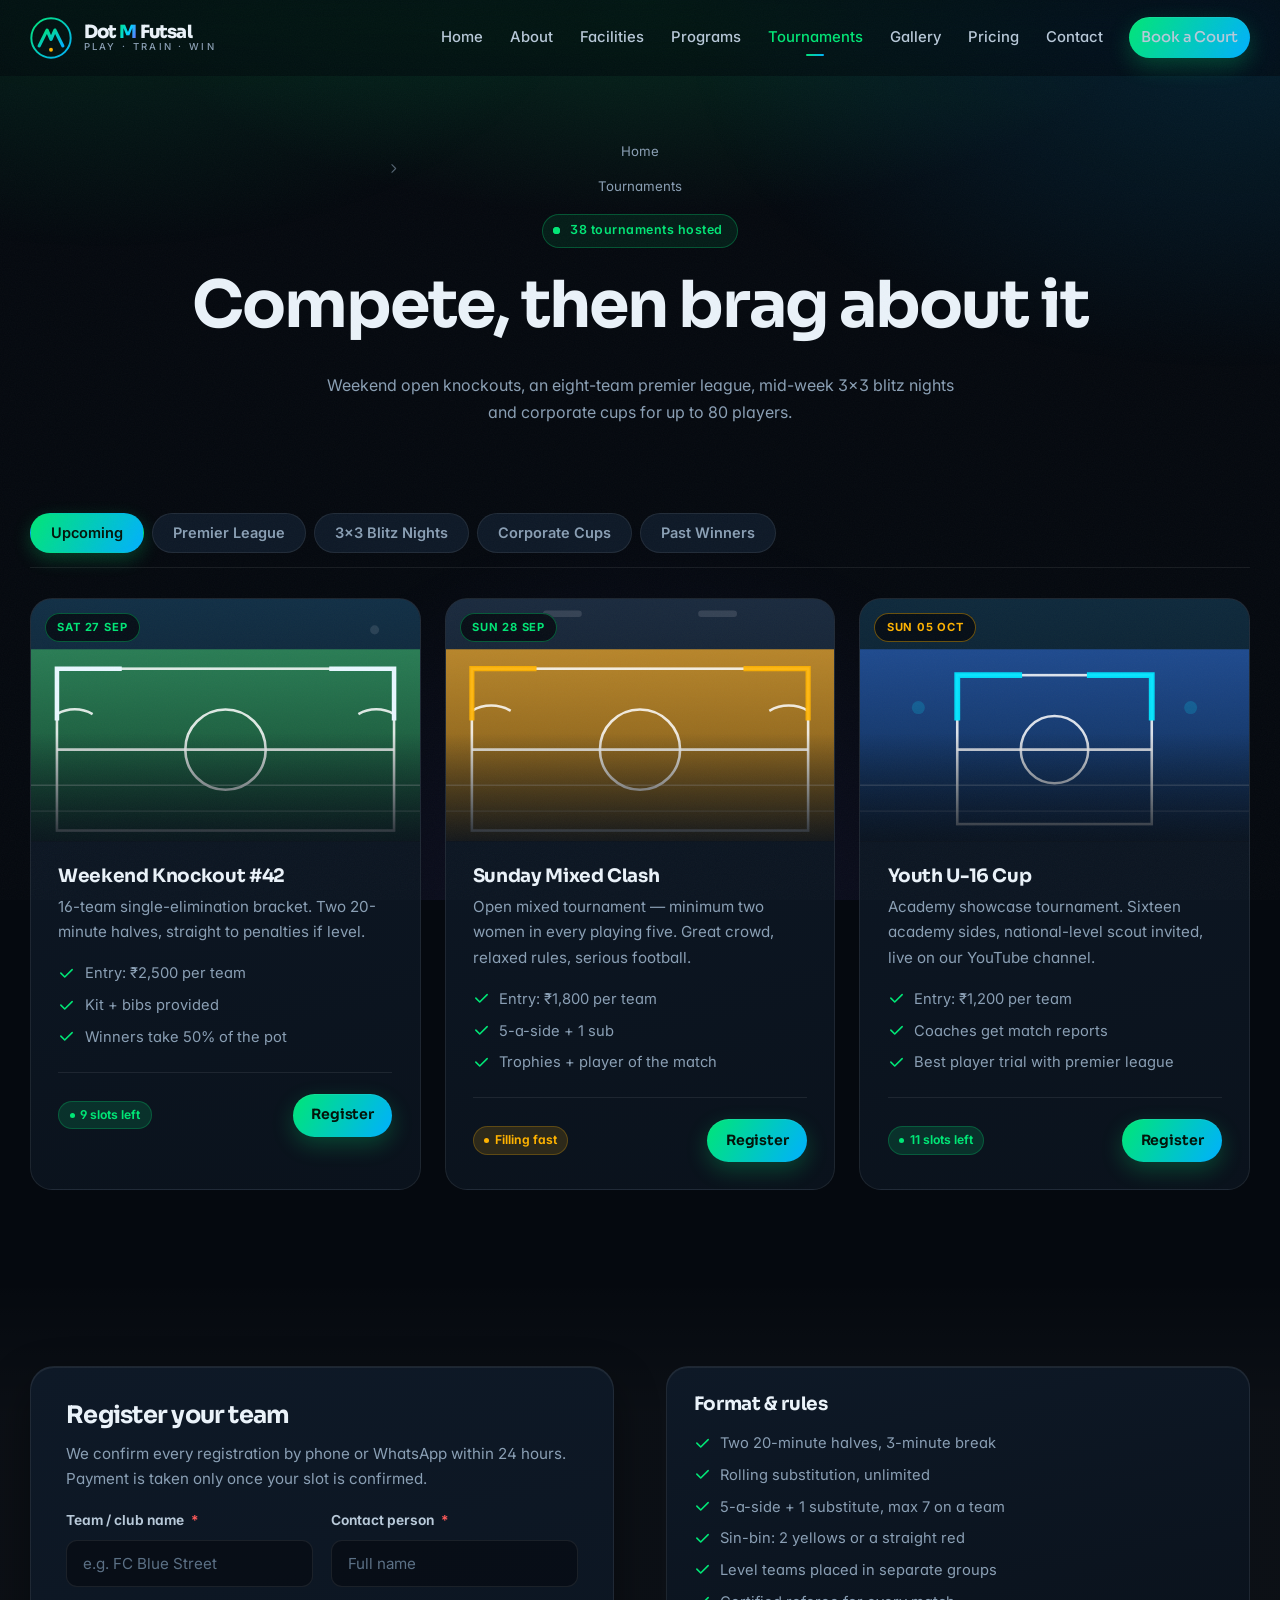
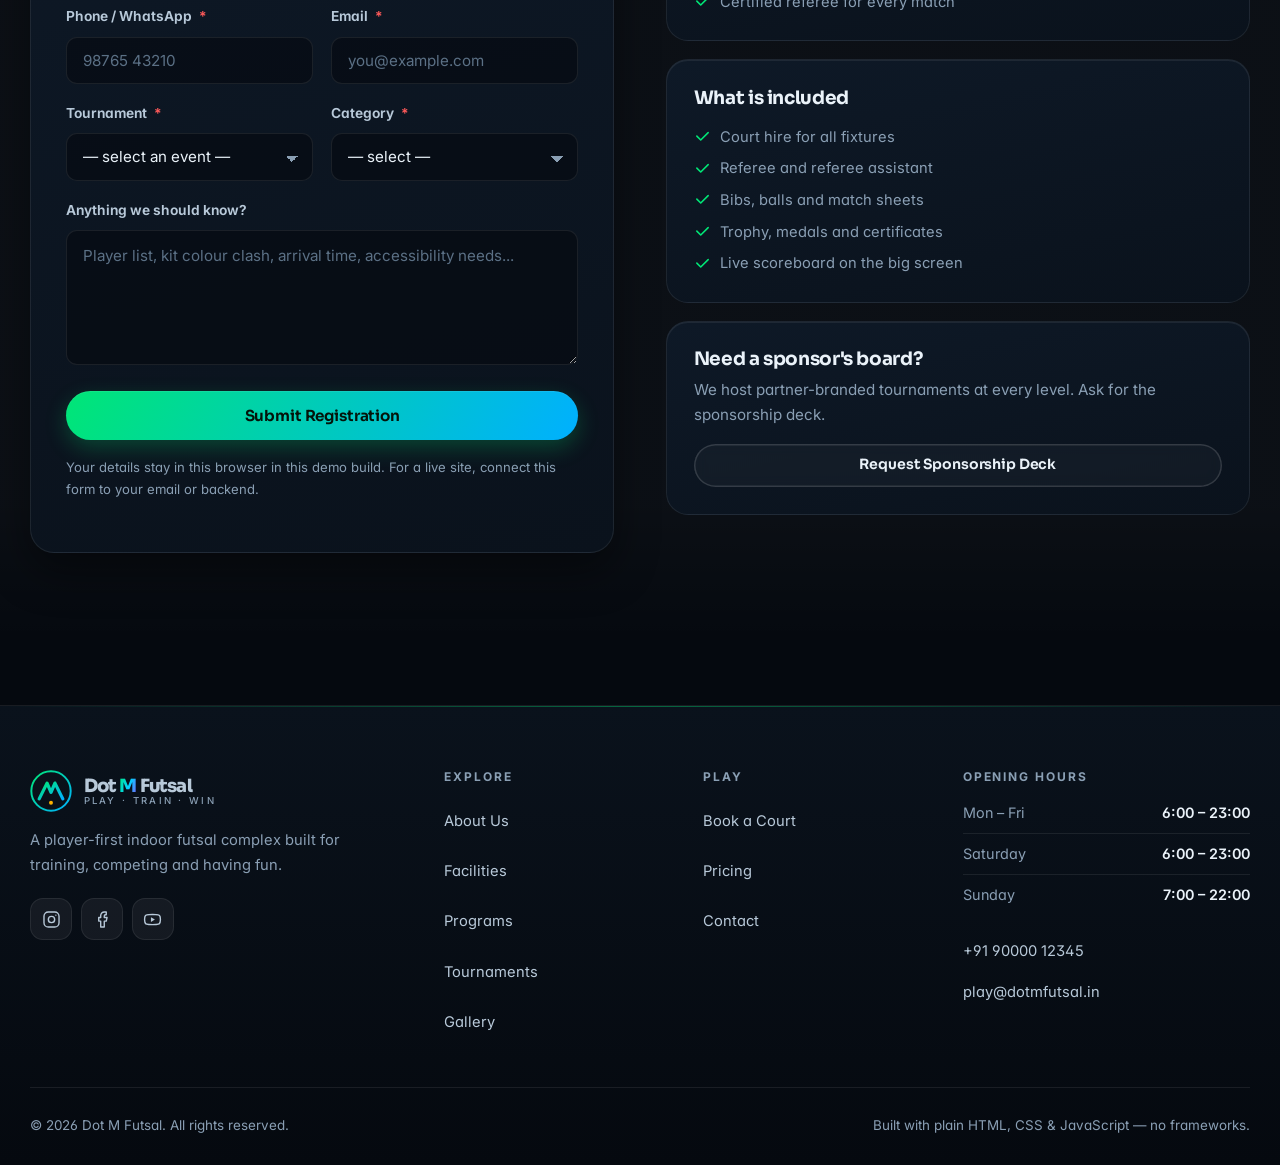
<file: tournaments.html>
<!DOCTYPE html>
<html lang="en">
<head>
<meta charset="UTF-8">
<meta name="viewport" content="width=device-width, initial-scale=1">
<title>Tournaments — Dot M Futsal</title>
<meta name="description" content="Weekend futsal tournaments, the Dot M Premier League, 3x3 knockout nights and corporate cups at Dot M Futsal. Register your team online.">
<meta name="theme-color" content="#070d14">
<link rel="icon" href="assets/img/logo.svg" type="image/svg+xml">
<link rel="preconnect" href="https://fonts.googleapis.com">
<link rel="preconnect" href="https://fonts.gstatic.com" crossorigin>
<link rel="stylesheet" href="https://fonts.googleapis.com/css2?family=Inter:wght@400;500;600;700&family=Sora:wght@500;600;700;800&display=swap">
<link rel="stylesheet" href="assets/css/style.css">
</head>
<body>
<a class="skip-link" href="#main">Skip to content</a>

<div class="scroll-progress" role="presentation"></div>
<header class="site-header">
  <div class="container nav">
    <a class="brand" href="index.html" aria-label="Dot M Futsal home">
      <img src="assets/img/logo.svg" alt="" width="40" height="40">
      <span class="brand-text"><span class="brand-name">Dot <em>M</em> Futsal</span><span class="brand-tag">Play · Train · Win</span></span>
    </a>
    <button class="nav-toggle" aria-label="Toggle navigation" aria-expanded="false" aria-controls="navLinks"><span></span><span></span><span></span></button>
    <ul class="nav-links" id="navLinks">
      <li><a href="index.html">Home</a></li>
      <li><a href="about.html">About</a></li>
      <li><a href="facilities.html">Facilities</a></li>
      <li><a href="programs.html">Programs</a></li>
      <li><a href="tournaments.html">Tournaments</a></li>
      <li><a href="gallery.html">Gallery</a></li>
      <li><a href="pricing.html">Pricing</a></li>
      <li><a href="contact.html">Contact</a></li>
      <li><a class="btn btn-sm nav-cta" href="booking.html">Book a Court</a></li>
    </ul>
  </div>
</header>

<main id="main">
  <section class="page-hero">
    <div class="container">
      <p class="crumbs"><a href="index.html">Home</a> <svg class="ico"><use href="#i-chevron-right"></use></svg> Tournaments</p>
      <span class="eyebrow"><span class="dot"></span> 38 tournaments hosted</span>
      <h1>Compete, then brag about it</h1>
      <p>Weekend open knockouts, an eight-team premier league, mid-week 3x3 blitz nights and corporate cups for up to 80 players.</p>
    </div>
  </section>

  <section class="section" style="padding-top:1rem" data-tabs>
    <div class="container">
      <div class="tabs" role="tablist" aria-label="Tournament series">
        <button class="tab active" data-tab="p-upcoming" role="tab" aria-selected="true">Upcoming</button>
        <button class="tab" data-tab="p-league" role="tab" aria-selected="false">Premier League</button>
        <button class="tab" data-tab="p-3x3" role="tab" aria-selected="false">3x3 Blitz Nights</button>
        <button class="tab" data-tab="p-corporate" role="tab" aria-selected="false">Corporate Cups</button>
        <button class="tab" data-tab="p-past" role="tab" aria-selected="false">Past Winners</button>
      </div>

      <!-- UPCOMING -->
      <div class="tab-panel active" id="p-upcoming">
        <div class="grid g-3">
          <article class="card reveal">
            <div class="card-media">
              <span class="card-badge">Sat 27 Sep</span>
              <img src="assets/img/court-1.svg" alt="Weekend knockout futsal tournament" width="600" height="400" loading="lazy">
            </div>
            <h3>Weekend Knockout #42</h3>
            <p>16-team single-elimination bracket. Two 20-minute halves, straight to penalties if level.</p>
            <ul class="card-list">
              <li><svg class="ico"><use href="#i-check"></use></svg><span>Entry: ₹2,500 per team</span></li>
              <li><svg class="ico"><use href="#i-check"></use></svg><span>Kit + bibs provided</span></li>
              <li><svg class="ico"><use href="#i-check"></use></svg><span>Winners take 50% of the pot</span></li>
            </ul>
            <div class="card-foot">
              <span class="pill open">9 slots left</span>
              <a class="btn btn-sm" href="#register">Register</a>
            </div>
          </article>

          <article class="card reveal d1">
            <div class="card-media">
              <span class="card-badge">Sun 28 Sep</span>
              <img src="assets/img/court-2.svg" alt="Mixed futsal tournament" width="600" height="400" loading="lazy">
            </div>
            <h3>Sunday Mixed Clash</h3>
            <p>Open mixed tournament — minimum two women in every playing five. Great crowd, relaxed rules, serious football.</p>
            <ul class="card-list">
              <li><svg class="ico"><use href="#i-check"></use></svg><span>Entry: ₹1,800 per team</span></li>
              <li><svg class="ico"><use href="#i-check"></use></svg><span>5-a-side + 1 sub</span></li>
              <li><svg class="ico"><use href="#i-check"></use></svg><span>Trophies + player of the match</span></li>
            </ul>
            <div class="card-foot">
              <span class="pill soon">Filling fast</span>
              <a class="btn btn-sm" href="#register">Register</a>
            </div>
          </article>

          <article class="card reveal d2">
            <div class="card-media">
              <span class="card-badge pop">Sun 05 Oct</span>
              <img src="assets/img/court-3.svg" alt="Futsal youth tournament" width="600" height="400" loading="lazy">
            </div>
            <h3>Youth U-16 Cup</h3>
            <p>Academy showcase tournament. Sixteen academy sides, national-level scout invited, live on our YouTube channel.</p>
            <ul class="card-list">
              <li><svg class="ico"><use href="#i-check"></use></svg><span>Entry: ₹1,200 per team</span></li>
              <li><svg class="ico"><use href="#i-check"></use></svg><span>Coaches get match reports</span></li>
              <li><svg class="ico"><use href="#i-check"></use></svg><span>Best player trial with premier league</span></li>
            </ul>
            <div class="card-foot">
              <span class="pill open">11 slots left</span>
              <a class="btn btn-sm" href="#register">Register</a>
            </div>
          </article>
        </div>
      </div>

      <!-- LEAGUE -->
      <div class="tab-panel" id="p-league">
        <div class="split" style="margin-bottom:2rem">
          <div class="reveal">
            <span class="tag">Dot M Premier League</span>
            <h2>Eight teams. One season. Proper competition.</h2>
            <p>
              Our flagship league runs across eight weekends with a double round-robin, goal difference and
              head-to-head as tie-breakers. Refereed by certified Level 3 officials, streamed live, and
              every team gets two training slots a week included.
            </p>
            <ul class="card-list" style="font-size:1rem">
              <li>Season runs October to December</li>
              <li>Registration fee ₹9,000 per club</li>
              <li>8 matches + 2 friendly warm-ups</li>
              <li>Championship trophy, medals and MVP award</li>
              <li>Top two clubs invited to the regional invitational</li>
            </ul>
            <div class="hero-actions">
              <a class="btn" href="#register">Register Your Club</a>
              <a class="btn btn-outline" href="programs.html">Try Out First</a>
            </div>
          </div>
          <div class="split-media reveal d1">
            <img src="assets/img/trophy.svg" alt="Dot M Premier League championship trophy" width="400" height="400" loading="lazy" style="max-width:360px;margin-inline:auto">
          </div>
        </div>

        <h3>Current standings</h3>
        <div class="table-wrap reveal" style="margin-top:1rem">
          <table>
            <thead>
              <tr><th>#</th><th>Team</th><th>P</th><th>W</th><th>D</th><th>L</th><th>GF</th><th>GA</th><th>GD</th><th>Pts</th></tr>
            </thead>
            <tbody>
              <tr><td>1</td><td><b>FC Blue Street</b></td><td>6</td><td>6</td><td>0</td><td>0</td><td>38</td><td>14</td><td>+24</td><td>18</td></tr>
              <tr><td>2</td><td>Northside United</td><td>6</td><td>5</td><td>1</td><td>0</td><td>31</td><td>17</td><td>+14</td><td>16</td></tr>
              <tr><td>3</td><td>Real Dot</td><td>6</td><td>4</td><td>1</td><td>1</td><td>26</td><td>19</td><td>+7</td><td>13</td></tr>
              <tr><td>4</td><td>Velocidad FC</td><td>6</td><td>3</td><td>1</td><td>2</td><td>24</td><td>22</td><td>+2</td><td>10</td></tr>
              <tr><td>5</td><td>Old Town XI</td><td>6</td><td>2</td><td>2</td><td>2</td><td>20</td><td>23</td><td>−3</td><td>8</td></tr>
              <tr><td>6</td><td>Junction Boys</td><td>6</td><td>2</td><td>1</td><td>3</td><td>17</td><td>26</td><td>−9</td><td>7</td></tr>
              <tr><td>7</td><td>Sunset Rovers</td><td>6</td><td>1</td><td>1</td><td>4</td><td>15</td><td>30</td><td>−15</td><td>4</td></tr>
              <tr><td>8</td><td>Greenfield FC</td><td>6</td><td>0</td><td>1</td><td>5</td><td>12</td><td>32</td><td>−20</td><td>1</td></tr>
            </tbody>
          </table>
        </div>
        <p class="form-note">Standings shown after matchday 6. Next matchday: Sunday 12 October, 10:00 AM onward.</p>
      </div>

      <!-- 3X3 -->
      <div class="tab-panel" id="p-3x3">
        <div class="split">
          <div class="split-media reveal">
            <img src="assets/img/court-3.svg" alt="3x3 futsal mini arena" width="600" height="400" loading="lazy">
          </div>
          <div class="reveal d1">
            <span class="tag">Wednesday Blitz Nights</span>
            <h2>Fast, loud, and over before 10 PM</h2>
            <p>
              Every Wednesday we convert Court 3 into a 3x3 blitz arena. Eight teams, 12-minute matches,
              rolling clock, and a running scoreboard on the big screen. It is the cheapest competitive
              futsal in the city — and the most fun.
            </p>
            <ul class="card-list" style="font-size:1rem">
              <li>Entry: ₹900 per team of 6</li>
              <li>Doors 7:30 PM · First match 8:00 PM</li>
              <li>Group stage then single-elimination final</li>
              <li>Weekly prize of ₹5,000 plus trophy shelf bragging rights</li>
              <li>Open to all levels — mixed and graded categories</li>
            </ul>
            <div class="hero-actions">
              <a class="btn" href="#register">Reserve a Blitz Spot</a>
            </div>
          </div>
        </div>
      </div>

      <!-- CORPORATE -->
      <div class="tab-panel" id="p-corporate">
        <div class="grid g-3">
          <article class="card reveal">
            <div class="card-ico"><svg class="ico"><use href="#i-briefcase"></use></svg></div>
            <h3>Corporate Team Cup</h3>
            <p>A half-day or full-day package for companies, with food, referee coverage and a presentation trophy for the winning department.</p>
            <ul class="card-list">
              <li><svg class="ico"><use href="#i-check"></use></svg><span>8–16 teams, split into fair divisions</span></li>
              <li><svg class="ico"><use href="#i-check"></use></svg><span>Catering options on site</span></li>
              <li><svg class="ico"><use href="#i-check"></use></svg><span>Branding on the big screen</span></li>
              <li><svg class="ico"><use href="#i-check"></use></svg><span>From ₹18,000 per event</span></li>
            </ul>
          </article>
          <article class="card reveal d1">
            <div class="card-ico"><svg class="ico"><use href="#i-cake"></use></svg></div>
            <h3>Birthday Battles</h3>
            <p>Turn a birthday into a 3-hour futsal party. Private booking, referee, medals for every player and a cake on the cafe side.</p>
            <ul class="card-list">
              <li><svg class="ico"><use href="#i-check"></use></svg><span>Up to 20 players</span></li>
              <li><svg class="ico"><use href="#i-check"></use></svg><span>Balloon-decorated private zone</span></li>
              <li><svg class="ico"><use href="#i-check"></use></svg><span>Highlights reel made for you</span></li>
              <li><svg class="ico"><use href="#i-check"></use></svg><span>From ₹9,500 per party</span></li>
            </ul>
          </article>
          <article class="card reveal d2">
            <div class="card-ico"><svg class="ico"><use href="#i-graduation"></use></svg></div>
            <h3>College &amp; School Cups</h3>
            <p>Inter-college and inter-school futsal with a free community hour every Sunday morning for grassroots sides.</p>
            <ul class="card-list">
              <li><svg class="ico"><use href="#i-check"></use></svg><span>Inter-college league from 12 teams</span></li>
              <li><svg class="ico"><use href="#i-check"></use></svg><span>Free hall for school tournaments</span></li>
              <li><svg class="ico"><use href="#i-check"></use></svg><span>Certificates for all participants</span></li>
              <li><svg class="ico"><use href="#i-check"></use></svg><span>Ask about our education-discount rate</span></li>
            </ul>
          </article>
        </div>
      </div>

      <!-- PAST WINNERS -->
      <div class="tab-panel" id="p-past">
        <div class="table-wrap reveal">
          <table>
            <thead>
              <tr><th>Season</th><th>Tournament</th><th>Champions</th><th>Runners-up</th><th>Top Scorer</th></tr>
            </thead>
            <tbody>
              <tr><td>2025</td><td>Weekend Knockout #41</td><td><b>Northside United</b></td><td>Real Dot</td><td>R. Sharma (14)</td></tr>
              <tr><td>2025</td><td>Premier League 2025</td><td><b>FC Blue Street</b></td><td>Northside United</td><td>A. Khan (18)</td></tr>
              <tr><td>2025</td><td>Youth U-16 Cup</td><td><b>Dot M Academy A</b></td><td>City Sports School</td><td>T. Iyer (9)</td></tr>
              <tr><td>2024</td><td>Winter Cup</td><td><b>Old Town XI</b></td><td>Junction Boys</td><td>M. Fernandes (12)</td></tr>
              <tr><td>2024</td><td>Premier League 2024</td><td><b>Velocidad FC</b></td><td>Sunset Rovers</td><td>D. R (15)</td></tr>
              <tr><td>2024</td><td>Corporate Cup</td><td><b>Northwind Labs</b></td><td>Vertex Digital</td><td>K. S (11)</td></tr>
            </tbody>
          </table>
        </div>
        <p class="form-note">Want your club on this list? <a href="#register">Register for the next edition</a>.</p>
      </div>
    </div>
  </section>

  <!-- ===== REGISTRATION FORM ===== -->
  <section class="section alt" id="register">
    <div class="container split" style="align-items:start">
      <div class="form-card reveal">
        <h2 style="font-size:1.5rem">Register your team</h2>
        <p style="font-size:.95rem">We confirm every registration by phone or WhatsApp within 24 hours. Payment is taken only once your slot is confirmed.</p>

        <form data-simple data-done="regDone" novalidate>
          <div class="row-2">
            <div class="field">
              <label for="rTeam">Team / club name <span class="req">*</span></label>
              <input type="text" id="rTeam" name="team" placeholder="e.g. FC Blue Street" required>
              <p class="err"></p>
            </div>
            <div class="field">
              <label for="rContact">Contact person <span class="req">*</span></label>
              <input type="text" id="rContact" name="contact" placeholder="Full name" required>
              <p class="err"></p>
            </div>
          </div>

          <div class="row-2">
            <div class="field">
              <label for="rPhone">Phone / WhatsApp <span class="req">*</span></label>
              <input type="tel" id="rPhone" name="phone" placeholder="98765 43210" required>
              <p class="err"></p>
            </div>
            <div class="field">
              <label for="rEmail">Email <span class="req">*</span></label>
              <input type="email" id="rEmail" name="email" placeholder="you@example.com" required>
              <p class="err"></p>
            </div>
          </div>

          <div class="row-2">
            <div class="field">
              <label for="rEvent">Tournament <span class="req">*</span></label>
              <select id="rEvent" name="event" required>
                <option value="">— select an event —</option>
                <option>Weekend Knockout #42</option>
                <option>Sunday Mixed Clash</option>
                <option>Youth U-16 Cup</option>
                <option>Dot M Premier League</option>
                <option>Wednesday 3x3 Blitz Night</option>
                <option>Corporate Team Cup</option>
                <option>Birthday Battle</option>
              </select>
              <p class="err"></p>
            </div>
            <div class="field">
              <label for="rAge">Category <span class="req">*</span></label>
              <select id="rAge" name="category" required>
                <option value="">— select —</option>
                <option>Open (18+)</option>
                <option>Mixed (18+)</option>
                <option>Youth U-16</option>
                <option>Youth U-12</option>
                <option>Corporate</option>
              </select>
              <p class="err"></p>
            </div>
          </div>

          <div class="field">
            <label for="rNotes">Anything we should know?</label>
            <textarea id="rNotes" name="notes" placeholder="Player list, kit colour clash, arrival time, accessibility needs..."></textarea>
          </div>

          <button class="btn btn-block" type="submit">Submit Registration</button>
          <p class="form-note">Your details stay in this browser in this demo build. For a live site, connect this form to your email or backend.</p>
        </form>

        <div class="confirm-box" id="regDone" hidden>
          <h3><svg class="ico"><use href="#i-check-circle"></use></svg>Registration received</h3>
          <p>Thanks — our league desk will call or WhatsApp you within 24 hours to confirm your slot and share the payment link.</p>
        </div>
      </div>

      <aside class="stack reveal d1">
        <div class="card">
          <h3>Format &amp; rules</h3>
          <ul class="card-list">
            <li><svg class="ico"><use href="#i-check"></use></svg><span>Two 20-minute halves, 3-minute break</span></li>
            <li><svg class="ico"><use href="#i-check"></use></svg><span>Rolling substitution, unlimited</span></li>
            <li><svg class="ico"><use href="#i-check"></use></svg><span>5-a-side + 1 substitute, max 7 on a team</span></li>
            <li><svg class="ico"><use href="#i-check"></use></svg><span>Sin-bin: 2 yellows or a straight red</span></li>
            <li><svg class="ico"><use href="#i-check"></use></svg><span>Level teams placed in separate groups</span></li>
            <li><svg class="ico"><use href="#i-check"></use></svg><span>Certified referee for every match</span></li>
          </ul>
        </div>
        <div class="card">
          <h3>What is included</h3>
          <ul class="card-list">
            <li><svg class="ico"><use href="#i-check"></use></svg><span>Court hire for all fixtures</span></li>
            <li><svg class="ico"><use href="#i-check"></use></svg><span>Referee and referee assistant</span></li>
            <li><svg class="ico"><use href="#i-check"></use></svg><span>Bibs, balls and match sheets</span></li>
            <li><svg class="ico"><use href="#i-check"></use></svg><span>Trophy, medals and certificates</span></li>
            <li><svg class="ico"><use href="#i-check"></use></svg><span>Live scoreboard on the big screen</span></li>
          </ul>
        </div>
        <div class="card">
          <h3>Need a sponsor's board?</h3>
          <p style="margin-bottom:1rem">We host partner-branded tournaments at every level. Ask for the sponsorship deck.</p>
          <a class="btn btn-sm btn-outline btn-block" href="contact.html">Request Sponsorship Deck</a>
        </div>
      </aside>
    </div>
  </section>
</main>

<footer class="site-footer">
  <div class="container">
    <div class="footer-grid">
      <div class="footer-about">
        <a class="brand" href="index.html" style="margin-bottom:1rem">
          <img src="assets/img/logo.svg" alt="" width="40" height="40">
          <span class="brand-text"><span class="brand-name">Dot <em>M</em> Futsal</span><span class="brand-tag">Play · Train · Win</span></span>
        </a>
        <p>A player-first indoor futsal complex built for training, competing and having fun.</p>
        <div class="socials">
          <a href="https://instagram.com" target="_blank" rel="noopener" aria-label="Instagram"><svg class="ico"><use href="#i-instagram"></use></svg></a>
          <a href="https://facebook.com" target="_blank" rel="noopener" aria-label="Facebook"><svg class="ico"><use href="#i-facebook"></use></svg></a>
          <a href="https://youtube.com" target="_blank" rel="noopener" aria-label="YouTube"><svg class="ico"><use href="#i-youtube"></use></svg></a>
        </div>
      </div>
      <div>
        <h4>Explore</h4>
        <ul>
          <li><a href="about.html">About Us</a></li>
          <li><a href="facilities.html">Facilities</a></li>
          <li><a href="programs.html">Programs</a></li>
          <li><a href="tournaments.html">Tournaments</a></li>
          <li><a href="gallery.html">Gallery</a></li>
        </ul>
      </div>
      <div>
        <h4>Play</h4>
        <ul>
          <li><a href="booking.html">Book a Court</a></li>
          <li><a href="pricing.html">Pricing</a></li>
          <li><a href="contact.html">Contact</a></li>
        </ul>
      </div>
      <div>
        <h4>Opening Hours</h4>
        <div class="hours">
          <div><span>Mon – Fri</span><b>6:00 – 23:00</b></div>
          <div><span>Saturday</span><b>6:00 – 23:00</b></div>
          <div><span>Sunday</span><b>7:00 – 22:00</b></div>
        </div>
        <p style="margin-top:1rem">
          <a href="tel:+919000012345">+91 90000 12345</a><br>
          <a href="mailto:play@dotmfutsal.in">play@dotmfutsal.in</a>
        </p>
      </div>
    </div>
    <div class="footer-bottom">
      <span>&copy; <span data-year>2025</span> Dot M Futsal. All rights reserved.</span>
      <span>Built with plain HTML, CSS &amp; JavaScript — no frameworks.</span>
    </div>
  </div>
</footer>

<button class="to-top" aria-label="Back to top"><svg class="ico"><use href="#i-arrow-up"></use></svg></button>
<script src="assets/js/icons.js"></script>
<script src="assets/js/main.js"></script>
</body>
</html>
</file>
<file: assets/css/style.css>
/* ============================================================
   Dot M Futsal — Premium Design System
   Dark sporty · neon green/blue · layered depth · micro-motion
   ============================================================ */

/* ═══════ 1. TOKENS ═══════ */
:root {
  /* surfaces */
  --bg:        #05090f;
  --bg-2:      #0a121c;
  --surface:   #0e1927;
  --surface-2: #132234;
  --surface-3: #182c41;
  --line:      rgba(255, 255, 255, .08);
  --line-2:    rgba(255, 255, 255, .14);

  /* text */
  --text:      #eaf2f9;
  --text-2:    #b8c9d9;
  --muted:     #8a9fb4;

  /* brand */
  --brand:     #00e676;
  --brand-2:   #00b0ff;
  --brand-3:   #7c5cff;
  --accent:    #ffb300;
  --danger:    #ff5a5a;

  --grad:      linear-gradient(120deg, #00e676 0%, #00b0ff 100%);
  --grad-soft: linear-gradient(120deg, rgba(0,230,118,.16), rgba(0,176,255,.13));
  --grad-text: linear-gradient(110deg, #00e676, #00d4ff 55%, #7c5cff);

  /* geometry */
  --r-lg: 22px;
  --r:    16px;
  --r-sm: 11px;

  /* elevation */
  --sh-sm: 0 4px 14px rgba(0,0,0,.3);
  --sh:    0 18px 44px rgba(0,0,0,.42);
  --sh-lg: 0 34px 80px rgba(0,0,0,.55);
  --glow:  0 0 0 1px rgba(0,230,118,.32), 0 18px 44px rgba(0,230,118,.2);
  --inner: inset 0 1px 0 rgba(255,255,255,.07);

  /* motion */
  --ease:  cubic-bezier(.22, 1, .36, 1);
  --ease-2: cubic-bezier(.65, 0, .35, 1);
  --t-fast: .18s var(--ease);
  --t:      .32s var(--ease);
  --t-slow: .7s var(--ease);

  --container: 1220px;
  --nav-h: 76px;

  --font-d: "Sora", "Segoe UI", system-ui, -apple-system, "Helvetica Neue", Arial, sans-serif;
  --font: "Inter", "Segoe UI", system-ui, -apple-system, "Helvetica Neue", Arial, sans-serif;
}

/* ═══════ 2. RESET ═══════ */
*, *::before, *::after { box-sizing: border-box; }

html {
  scroll-behavior: smooth;
  scroll-padding-top: calc(var(--nav-h) + 20px);
  -webkit-text-size-adjust: 100%;
}

body {
  margin: 0;
  font-family: var(--font);
  font-size: 16px;
  line-height: 1.68;
  background: var(--bg);
  color: var(--text);
  -webkit-font-smoothing: antialiased;
  -moz-osx-font-smoothing: grayscale;
  overflow-x: hidden;
  font-feature-settings: "cv11", "ss01";
}
body.nav-open { overflow: hidden; }

/* ambient light mesh */
body::before {
  content: "";
  position: fixed; inset: 0;
  pointer-events: none; z-index: 0;
  background:
    radial-gradient(820px 520px at 8% -8%,  rgba(0,230,118,.14), transparent 62%),
    radial-gradient(880px 540px at 96% 4%,  rgba(0,176,255,.13), transparent 62%),
    radial-gradient(700px 700px at 50% 108%, rgba(124,92,255,.10), transparent 65%);
}
/* film grain */
body::after {
  content: "";
  position: fixed; inset: 0;
  pointer-events: none; z-index: 999;
  opacity: .032;
  background-image: url("data:image/svg+xml,%3Csvg xmlns='http://www.w3.org/2000/svg' width='220' height='220'%3E%3Cfilter id='n'%3E%3CfeTurbulence type='fractalNoise' baseFrequency='.85' numOctaves='4' stitchTiles='stitch'/%3E%3C/filter%3E%3Crect width='220' height='220' filter='url(%23n)'/%3E%3C/svg%3E");
}

img, svg, video { max-width: 100%; display: block; }
img { height: auto; }

a { color: var(--brand); text-decoration: none; transition: color var(--t-fast); }
a:hover { color: var(--brand-2); }

h1, h2, h3, h4 {
  font-family: var(--font-d);
  line-height: 1.1;
  margin: 0 0 .5em;
  font-weight: 700;
  letter-spacing: -.032em;
}
h1 { font-size: clamp(2.35rem, 5.6vw, 4.05rem); line-height: 1.04; }
h2 { font-size: clamp(1.8rem, 3.8vw, 2.75rem); }
h3 { font-size: 1.16rem; letter-spacing: -.02em; }
h4 { font-size: .98rem; }
p  { margin: 0 0 1.05rem; color: var(--muted); }
strong, b { color: var(--text); font-weight: 650; }
small { font-size: .84em; }

::selection { background: var(--brand); color: #04180a; }

:focus-visible {
  outline: 2px solid var(--brand-2);
  outline-offset: 3px;
  border-radius: 8px;
}

/* custom scrollbar */
::-webkit-scrollbar { width: 11px; height: 11px; }
::-webkit-scrollbar-track { background: var(--bg); }
::-webkit-scrollbar-thumb {
  background: linear-gradient(var(--surface-3), var(--surface-2));
  border-radius: 99px; border: 3px solid var(--bg);
}
::-webkit-scrollbar-thumb:hover { background: var(--brand); }

/* ═══════ 3. LAYOUT ═══════ */
.container {
  width: min(100% - 2.75rem, var(--container));
  margin-inline: auto;
  position: relative; z-index: 1;
}
.narrow { max-width: 800px; }

.skip-link {
  position: fixed; left: 1rem; top: -80px; z-index: 1000;
  background: var(--grad); color: #04180a; font-weight: 700;
  padding: .7rem 1.2rem; border-radius: 0 0 10px 10px; transition: top var(--t);
}
.skip-link:focus { top: 0; color: #04180a; }

.section { padding: 5.5rem 0; position: relative; }
.section.tight { padding: 3.6rem 0; }
.section.alt::before {
  content: ""; position: absolute; inset: 0; z-index: -1;
  background: linear-gradient(180deg, transparent, rgba(255,255,255,.028) 14%, rgba(255,255,255,.028) 86%, transparent);
}

.section-head { max-width: 700px; margin-bottom: 2.9rem; }
.section-head.center { margin-inline: auto; text-align: center; }
.section-head p { font-size: 1.06rem; }

.tag {
  display: inline-flex; align-items: center; gap: .5rem;
  font-size: .76rem; font-weight: 700; letter-spacing: .16em;
  text-transform: uppercase; color: var(--brand); margin-bottom: .9rem;
}
.tag::before {
  content: ""; width: 20px; height: 2px; border-radius: 2px;
  background: var(--grad);
}

.grid { display: grid; gap: 1.5rem; }
.g-2 { grid-template-columns: repeat(2, 1fr); }
.g-3 { grid-template-columns: repeat(3, 1fr); }
.g-4 { grid-template-columns: repeat(4, 1fr); }
.split { display: grid; grid-template-columns: repeat(2, 1fr); gap: 3.2rem; align-items: center; }
.stack { display: grid; gap: 1.15rem; }

/* Grid and flex children default to min-width:auto, which stops nested scroll
   containers (like .table-wrap around a min-width:580px table) from shrinking
   and forces the whole page wider than the viewport on phones. */
:where(.grid, .split, .stack, .row-2, .g-2, .g-3, .g-4, .hero-grid, .footer-grid, .stats) > * { min-width: 0; }

/* ═══════ 4. ICONS ═══════ */
.ico {
  width: 1.15em; height: 1.15em; flex: none;
  fill: none; stroke: currentColor;
  vertical-align: -.16em;
}
.ico-16 { width: 16px; height: 16px; }
.ico-20 { width: 20px; height: 20px; }
.ico-24 { width: 24px; height: 24px; }
.ico-28 { width: 28px; height: 28px; }

/* ═══════ 5. BUTTONS ═══════ */
.btn {
  --btn-bg: var(--grad);
  position: relative; overflow: hidden;
  display: inline-flex; align-items: center; justify-content: center; gap: .55rem;
  padding: .92rem 1.75rem;
  border: 0; border-radius: 999px;
  background: var(--btn-bg); color: #04140a;
  font-family: var(--font-d);
  font-size: .95rem; font-weight: 650; letter-spacing: -.01em;
  cursor: pointer; text-align: center; text-decoration: none;
  box-shadow: 0 8px 22px rgba(0,230,118,.24), var(--inner);
  transition: transform var(--t), box-shadow var(--t), filter var(--t);
  isolation: isolate;
}
.btn::after {
  content: ""; position: absolute; top: 0; left: -150%;
  width: 55%; height: 100%; z-index: -1;
  background: linear-gradient(90deg, transparent, rgba(255,255,255,.5), transparent);
  transform: skewX(-18deg);
  transition: left .65s var(--ease);
}
.btn:hover {
  color: #04140a; transform: translateY(-2px); filter: brightness(1.07);
  box-shadow: 0 16px 36px rgba(0,230,118,.34), var(--inner);
}
.btn:hover::after { left: 150%; }
.btn:active { transform: translateY(0) scale(.985); }

.btn-outline {
  background: rgba(255,255,255,.03); color: var(--text);
  box-shadow: inset 0 0 0 1.5px var(--line-2);
  backdrop-filter: blur(6px);
}
.btn-outline:hover {
  color: var(--text); background: rgba(0,230,118,.08);
  box-shadow: inset 0 0 0 1.5px rgba(0,230,118,.55), 0 12px 30px rgba(0,0,0,.35);
}
.btn-outline::after { display: none; }

.btn-ghost { background: transparent; color: var(--muted); box-shadow: none; }
.btn-ghost:hover { color: var(--brand); }

.btn-sm { padding: .6rem 1.15rem; font-size: .88rem; }
.btn-lg { padding: 1.1rem 2.2rem; font-size: 1.02rem; }
.btn-block { width: 100%; }
.btn[disabled] { opacity: .5; pointer-events: none; }

.link-arrow {
  display: inline-flex; align-items: center; gap: .4rem;
  font-weight: 650; font-size: .92rem; color: var(--brand);
}
.link-arrow .ico { transition: transform var(--t); }
.link-arrow:hover .ico { transform: translateX(4px); }

/* ═══════ 6. HEADER ═══════ */
.scroll-progress {
  position: fixed; top: 0; left: 0; z-index: 300;
  height: 3px; width: 0;
  background: var(--grad);
  box-shadow: 0 0 14px rgba(0,230,118,.7);
  transition: width .1s linear;
}

.site-header {
  position: fixed; inset: 0 0 auto 0; z-index: 200;
  height: var(--nav-h);
  display: flex; align-items: center;
  background: rgba(5, 9, 15, .58);
  backdrop-filter: blur(18px) saturate(160%);
  -webkit-backdrop-filter: blur(18px) saturate(160%);
  border-bottom: 1px solid transparent;
  transition: background var(--t), border-color var(--t), box-shadow var(--t);
}
.site-header.scrolled {
  background: rgba(5, 9, 15, .9);
  border-bottom-color: var(--line);
  box-shadow: 0 10px 34px rgba(0,0,0,.4);
}
.nav { display: flex; align-items: center; justify-content: space-between; gap: 1rem; }

.brand { display: flex; align-items: center; gap: .72rem; color: var(--text); }
.brand:hover { color: var(--text); }
.brand img { width: 42px; height: 42px; transition: transform .5s var(--ease); }
.brand:hover img { transform: rotate(-12deg) scale(1.06); }
.brand-text { display: flex; flex-direction: column; line-height: 1.1; }
.brand-name {
  font-family: var(--font-d); font-weight: 800;
  font-size: 1.14rem; letter-spacing: -.035em;
}
.brand-name em { font-style: normal; background: var(--grad-text); -webkit-background-clip: text; background-clip: text; color: transparent; }
.brand-tag { font-size: .6rem; letter-spacing: .24em; text-transform: uppercase; color: var(--muted); font-weight: 500; }

.nav-links { display: flex; align-items: center; gap: .12rem; list-style: none; margin: 0; padding: 0; }
.nav-links a {
  position: relative; display: block;
  padding: .5rem .78rem; border-radius: 999px;
  color: var(--text-2); font-size: .93rem; font-weight: 500;
  transition: color var(--t-fast), background var(--t-fast);
}
.nav-links a::after {
  content: ""; position: absolute; left: 50%; bottom: 2px;
  width: 0; height: 2px; border-radius: 2px; background: var(--grad);
  transform: translateX(-50%); transition: width var(--t);
}
.nav-links a:hover { color: var(--text); background: rgba(255,255,255,.05); }
.nav-links a:hover::after, .nav-links a.active::after { width: 18px; }
.nav-links a.active { color: var(--brand); }
.nav-cta { margin-left: .7rem; }
.nav-cta::after { display: none; }

.nav-toggle {
  display: none; width: 46px; height: 46px;
  border: 0; cursor: pointer; padding: 0; position: relative;
  background: rgba(255,255,255,.06); border-radius: 13px;
  box-shadow: inset 0 0 0 1px var(--line);
}
.nav-toggle span {
  position: absolute; left: 13px; width: 20px; height: 2px;
  background: var(--text); border-radius: 2px;
  transition: transform .3s var(--ease), opacity .2s, top .3s var(--ease);
}
.nav-toggle span:nth-child(1) { top: 16px; }
.nav-toggle span:nth-child(2) { top: 22px; }
.nav-toggle span:nth-child(3) { top: 28px; }
body.nav-open .nav-toggle span:nth-child(1) { top: 22px; transform: rotate(45deg); }
body.nav-open .nav-toggle span:nth-child(2) { opacity: 0; transform: scaleX(.4); }
body.nav-open .nav-toggle span:nth-child(3) { top: 22px; transform: rotate(-45deg); }

/* ═══════ 7. HERO ═══════ */
.hero {
  position: relative;
  padding: calc(var(--nav-h) + 5rem) 0 6rem;
  overflow: hidden;
}
.hero::after {
  content: ""; position: absolute; z-index: -1;
  left: 50%; bottom: -1px; width: 1400px; height: 1px;
  transform: translateX(-50%);
  background: linear-gradient(90deg, transparent, var(--line-2), transparent);
}
.hero-grid { display: grid; grid-template-columns: 1.04fr .96fr; gap: 4rem; align-items: center; }

.eyebrow {
  display: inline-flex; align-items: center; gap: .6rem;
  padding: .42rem .95rem .42rem .7rem; border-radius: 999px;
  background: rgba(0,230,118,.09);
  box-shadow: inset 0 0 0 1px rgba(0,230,118,.28);
  color: var(--brand); font-size: .78rem; font-weight: 600;
  letter-spacing: .04em; margin-bottom: 1.5rem;
}
.eyebrow .dot {
  width: 7px; height: 7px; border-radius: 50%;
  background: var(--brand); position: relative;
}
.eyebrow .dot::after {
  content: ""; position: absolute; inset: 0; border-radius: 50%;
  background: var(--brand); animation: ripple 2s var(--ease) infinite;
}
@keyframes ripple { 50% { transform: scale(2.6); opacity: 0; } }

.hero h1 { margin-bottom: 1.3rem; }
.hero h1 .grad {
  background: var(--grad-text); -webkit-background-clip: text; background-clip: text; color: transparent;
}
.hero h1 .under {
  position: relative; white-space: nowrap;
}
.hero h1 .under::after {
  content: ""; position: absolute; left: 0; right: 0; bottom: .06em; height: .1em;
  background: var(--grad); border-radius: 99px; opacity: .75; z-index: -1;
}
.hero-lead { font-size: 1.1rem; max-width: 54ch; }
.hero-actions { display: flex; flex-wrap: wrap; gap: .85rem; margin: 2rem 0 2.2rem; }

.hero-quick {
  display: flex; gap: 2.4rem; flex-wrap: wrap;
  padding-top: 1.7rem; border-top: 1px solid var(--line);
}
.hero-quick div strong {
  display: block; font-family: var(--font-d);
  font-size: 1.5rem; font-weight: 700; letter-spacing: -.03em;
  background: var(--grad-text); -webkit-background-clip: text; background-clip: text; color: transparent;
}
.hero-quick div span { font-size: .8rem; color: var(--muted); }

.hero-media { position: relative; }
.hero-frame {
  position: relative; border-radius: 24px; padding: 9px;
  background: linear-gradient(150deg, rgba(0,230,118,.5), rgba(0,176,255,.35) 45%, rgba(124,92,255,.3));
  box-shadow: var(--sh-lg);
  animation: floatY 7s ease-in-out infinite;
}
@keyframes floatY { 50% { transform: translateY(-14px); } }
.hero-frame img {
  border-radius: 17px; width: 100%;
  background: var(--bg-2);
}
.hero-frame::after {
  content: ""; position: absolute; inset: 9px; border-radius: 17px;
  box-shadow: inset 0 0 0 1px rgba(255,255,255,.08);
  pointer-events: none;
}

.float-card {
  position: absolute;
  display: flex; align-items: center; gap: .7rem;
  padding: .78rem 1.05rem; border-radius: 15px;
  background: rgba(10, 18, 28, .82);
  backdrop-filter: blur(16px) saturate(160%);
  -webkit-backdrop-filter: blur(16px) saturate(160%);
  box-shadow: var(--sh), inset 0 0 0 1px var(--line-2);
  font-size: .86rem; font-weight: 650;
  animation: floatY 6s ease-in-out infinite;
}
.float-card small { display: block; font-weight: 400; color: var(--muted); font-size: .74rem; }
.float-card.one { left: -26px; top: 15%; animation-delay: -1.2s; }
.float-card.two { right: -22px; bottom: 12%; animation-delay: -3.4s; }
.float-ico {
  width: 38px; height: 38px; border-radius: 12px;
  display: grid; place-items: center;
  background: var(--grad-soft); color: var(--brand);
  box-shadow: inset 0 0 0 1px rgba(0,230,118,.24);
}
.float-ico .ico { width: 20px; height: 20px; }

/* ═══════ 8. CARDS ═══════ */
.card {
  position: relative; overflow: hidden;
  background: linear-gradient(168deg, var(--surface) 0%, var(--bg-2) 100%);
  border: 1px solid var(--line);
  border-radius: var(--r-lg);
  padding: 1.7rem;
  box-shadow: var(--inner);
  transition: transform var(--t), border-color var(--t), box-shadow var(--t);
}
.card::before {
  content: ""; position: absolute; inset: 0 0 auto 0; height: 2px;
  background: var(--grad);
  transform: scaleX(0); transform-origin: left;
  transition: transform .45s var(--ease);
}
.card:hover {
  transform: translateY(-7px);
  border-color: rgba(0,230,118,.28);
  box-shadow: var(--inner), var(--sh);
}
.card:hover::before { transform: scaleX(1); }
.card h3 { margin-bottom: .45rem; }
.card p { font-size: .95rem; margin-bottom: 0; }

.card-media { position: relative; margin: -1.7rem -1.7rem 1.5rem; }
.card-media img {
  width: 100%; aspect-ratio: 16/10; object-fit: cover;
  border-bottom: 1px solid var(--line);
  transition: transform .7s var(--ease);
}
.card:hover .card-media img { transform: scale(1.05); }
.card-media::after {
  content: ""; position: absolute; inset: auto 0 0 0; height: 45%;
  background: linear-gradient(transparent, rgba(10,18,28,.9));
}

.card-badge {
  position: absolute; top: 14px; left: 14px; z-index: 2;
  padding: .32rem .78rem; border-radius: 999px;
  font-size: .7rem; font-weight: 700; letter-spacing: .07em; text-transform: uppercase;
  background: rgba(5,9,15,.8); color: var(--brand);
  backdrop-filter: blur(8px);
  box-shadow: inset 0 0 0 1px rgba(0,230,118,.35);
}
.card-badge.pop { color: var(--accent); box-shadow: inset 0 0 0 1px rgba(255,179,0,.4); }

.card-ico {
  width: 54px; height: 54px; border-radius: 16px;
  display: grid; place-items: center; margin-bottom: 1.2rem;
  background: var(--grad-soft); color: var(--brand);
  box-shadow: inset 0 0 0 1px rgba(0,230,118,.2), 0 10px 24px rgba(0,230,118,.13);
  transition: transform var(--t), box-shadow var(--t);
}
.card:hover .card-ico {
  transform: translateY(-2px) scale(1.05);
  box-shadow: inset 0 0 0 1px rgba(0,230,118,.4), 0 14px 30px rgba(0,230,118,.22);
}
.card-ico .ico { width: 26px; height: 26px; }
.card-ico.blue { color: var(--brand-2); background: linear-gradient(150deg, rgba(0,176,255,.18), rgba(124,92,255,.12)); box-shadow: inset 0 0 0 1px rgba(0,176,255,.2), 0 10px 24px rgba(0,176,255,.12); }
.card-ico.amber { color: var(--accent); background: linear-gradient(150deg, rgba(255,179,0,.18), rgba(255,120,0,.1)); box-shadow: inset 0 0 0 1px rgba(255,179,0,.2), 0 10px 24px rgba(255,179,0,.1); }
.card-ico.violet { color: #a68cff; background: linear-gradient(150deg, rgba(124,92,255,.2), rgba(0,230,118,.1)); box-shadow: inset 0 0 0 1px rgba(124,92,255,.24), 0 10px 24px rgba(124,92,255,.12); }

.card-list { list-style: none; margin: 1.1rem 0 0; padding: 0; display: grid; gap: .6rem; }
.card-list li {
  display: flex; gap: .6rem; align-items: flex-start;
  font-size: .92rem; color: var(--muted); line-height: 1.5;
}
.card-list li .ico { width: 17px; height: 17px; color: var(--brand); margin-top: .16em; }
.card-list.bordered li { padding-bottom: .6rem; border-bottom: 1px solid var(--line); }
.card-list.bordered li:last-child { border-bottom: 0; padding-bottom: 0; }

.card-foot {
  display: flex; align-items: center; justify-content: space-between;
  gap: 1rem; margin-top: 1.5rem; padding-top: 1.3rem;
  border-top: 1px solid var(--line);
}
.price {
  font-family: var(--font-d);
  font-size: 1.6rem; font-weight: 700; letter-spacing: -.035em; color: var(--text);
}
.price small { font-size: .82rem; font-weight: 400; color: var(--muted); letter-spacing: 0; }

/* interactive overlay link */
.card-link::after { content: ""; position: absolute; inset: 0; z-index: 1; }

/* ═══════ 9. STATS ═══════ */
.stats { display: grid; grid-template-columns: repeat(4, 1fr); gap: 1.3rem; }
.stat {
  position: relative; overflow: hidden;
  text-align: center; padding: 2rem 1.2rem;
  background: linear-gradient(168deg, var(--surface), var(--bg-2));
  border: 1px solid var(--line); border-radius: var(--r-lg);
  box-shadow: var(--inner);
  transition: transform var(--t), border-color var(--t);
}
.stat:hover { transform: translateY(-4px); border-color: rgba(0,230,118,.26); }
.stat::after {
  content: ""; position: absolute; left: 50%; top: 0; width: 60%; height: 1px;
  transform: translateX(-50%);
  background: linear-gradient(90deg, transparent, rgba(0,230,118,.5), transparent);
}
.stat b {
  display: block;
  font-family: var(--font-d);
  font-size: clamp(2rem, 4.2vw, 2.8rem); font-weight: 700;
  letter-spacing: -.045em; line-height: 1.05;
  background: var(--grad-text); -webkit-background-clip: text; background-clip: text; color: transparent;
}
.stat span { font-size: .87rem; color: var(--muted); }

/* ═══════ 10. FEATURE ROWS ═══════ */
.feature { display: flex; gap: 1.15rem; align-items: flex-start; }
.feature-num {
  flex: 0 0 48px; height: 48px; border-radius: 15px;
  display: grid; place-items: center;
  background: var(--grad); color: #04140a;
  font-family: var(--font-d); font-weight: 700; font-size: 1.05rem;
  box-shadow: 0 8px 20px rgba(0,230,118,.25), var(--inner);
}
.feature h3 { margin: .3rem 0 .35rem; }
.feature p { font-size: .94rem; margin: 0; }

.split-media { position: relative; }
.split-media img {
  width: 100%; border-radius: 22px;
  border: 1px solid var(--line); box-shadow: var(--sh-lg);
  background: var(--bg-2);
}
.split-media::after {
  content: ""; position: absolute; inset: auto -18px -18px auto; z-index: -1;
  width: 60%; height: 60%; border-radius: 22px;
  background: var(--grad-soft); filter: blur(38px);
}

/* ═══════ 11. MARQUEE ═══════ */
.marquee {
  position: relative; overflow: hidden;
  padding: 1.5rem 0;
  border-block: 1px solid var(--line);
  background: rgba(255,255,255,.015);
  mask-image: linear-gradient(90deg, transparent, #000 12%, #000 88%, transparent);
  -webkit-mask-image: linear-gradient(90deg, transparent, #000 12%, #000 88%, transparent);
}
.marquee-track { display: flex; gap: 3.5rem; width: max-content; animation: scrollX 34s linear infinite; }
.marquee:hover .marquee-track { animation-play-state: paused; }
@keyframes scrollX { to { transform: translateX(-50%); } }
.marquee-item {
  display: flex; align-items: center; gap: .6rem;
  font-family: var(--font-d); font-weight: 650; font-size: 1.05rem;
  letter-spacing: -.02em; color: var(--text-2);
  white-space: nowrap; opacity: .65;
  transition: opacity var(--t), color var(--t);
}
.marquee-item:hover { opacity: 1; color: var(--brand); }
.marquee-item .ico { width: 20px; height: 20px; color: var(--brand); }

/* ═══════ 12. TABLES ═══════ */
.table-wrap {
  overflow-x: auto; border-radius: var(--r-lg);
  border: 1px solid var(--line); background: var(--bg-2);
  box-shadow: var(--sh-sm);
}
table { width: 100%; border-collapse: collapse; min-width: 580px; }
th, td { padding: 1rem 1.2rem; text-align: left; border-bottom: 1px solid var(--line); font-size: .93rem; }
th {
  background: rgba(255,255,255,.035);
  font-size: .72rem; letter-spacing: .13em; text-transform: uppercase;
  color: var(--muted); font-weight: 700; white-space: nowrap;
}
tbody tr { background: var(--surface); transition: background var(--t-fast); }
tbody tr:nth-child(even) { background: var(--bg-2); }
tbody tr:hover { background: rgba(0,230,118,.08); }
tbody tr:last-child td { border-bottom: 0; }
td small { color: var(--muted); }

.pill {
  display: inline-flex; align-items: center; gap: .35rem;
  padding: .26rem .72rem; border-radius: 999px;
  font-size: .76rem; font-weight: 650; white-space: nowrap;
}
.pill::before { content: ""; width: 5px; height: 5px; border-radius: 50%; background: currentColor; }
.pill.open  { background: rgba(0,230,118,.14); color: var(--brand); box-shadow: inset 0 0 0 1px rgba(0,230,118,.24); }
.pill.full  { background: rgba(255,90,90,.14);  color: var(--danger); box-shadow: inset 0 0 0 1px rgba(255,90,90,.24); }
.pill.soon  { background: rgba(255,179,0,.14);  color: var(--accent); box-shadow: inset 0 0 0 1px rgba(255,179,0,.24); }

/* ═══════ 13. TABS ═══════ */
.tabs {
  display: flex; gap: .5rem; flex-wrap: wrap;
  margin-bottom: 1.9rem; padding-bottom: .9rem;
  border-bottom: 1px solid var(--line);
}
.tab {
  padding: .62rem 1.25rem; border-radius: 999px;
  border: 1px solid var(--line); background: var(--surface);
  color: var(--muted); font-family: var(--font); font-size: .91rem; font-weight: 600;
  cursor: pointer; transition: var(--t);
}
.tab:hover { color: var(--text); border-color: rgba(0,230,118,.4); transform: translateY(-1px); }
.tab.active {
  background: var(--grad); color: #04140a; border-color: transparent;
  box-shadow: 0 6px 18px rgba(0,230,118,.24);
}
.tab-panel { display: none; }
.tab-panel.active { display: block; animation: panelIn .4s var(--ease); }
@keyframes panelIn { from { opacity: 0; transform: translateY(12px); } }

/* ═══════ 14. FORMS ═══════ */
.form-card {
  background: linear-gradient(168deg, var(--surface) 0%, var(--bg-2) 100%);
  border: 1px solid var(--line); border-radius: 24px;
  padding: 2.2rem; box-shadow: var(--sh), var(--inner);
}
.field { margin-bottom: 1.15rem; }
.field > label {
  display: flex; align-items: center; gap: .4rem;
  font-size: .86rem; font-weight: 650; margin-bottom: .5rem; color: var(--text-2);
}
.field > label small { color: var(--muted); font-weight: 400; }
.req { color: var(--danger); }
.field input, .field select, .field textarea {
  width: 100%; padding: .82rem 1rem;
  font-family: var(--font); font-size: .95rem; color: var(--text);
  background: rgba(5,9,15,.6); border: 1px solid var(--line);
  border-radius: var(--r-sm);
  transition: border-color var(--t-fast), box-shadow var(--t-fast), background var(--t-fast);
}
.field textarea { min-height: 135px; resize: vertical; line-height: 1.6; }
.field input::placeholder, .field textarea::placeholder { color: #5b7085; }
.field input:hover, .field select:hover, .field textarea:hover { border-color: var(--line-2); }
.field input:focus, .field select:focus, .field textarea:focus {
  outline: none; border-color: var(--brand);
  background: rgba(5,9,15,.85);
  box-shadow: 0 0 0 3.5px rgba(0,230,118,.14);
}
.field select {
  appearance: none; cursor: pointer; padding-right: 2.6rem;
  background-image:
    linear-gradient(45deg, transparent 50%, var(--muted) 50%),
    linear-gradient(135deg, var(--muted) 50%, transparent 50%);
  background-position: calc(100% - 20px) 55%, calc(100% - 14.5px) 55%;
  background-size: 6px 6px, 6px 6px; background-repeat: no-repeat;
}
.field select option { background: var(--bg-2); color: var(--text); }
.field .hint { font-size: .8rem; color: var(--muted); margin-top: .4rem; }
.field .err {
  display: none; align-items: center; gap: .35rem;
  color: var(--danger); font-size: .81rem; margin-top: .4rem; font-weight: 550;
}
.field.invalid input, .field.invalid select, .field.invalid textarea {
  border-color: var(--danger); background: rgba(255,90,90,.05);
  box-shadow: 0 0 0 3.5px rgba(255,90,90,.1);
}
.field.invalid .err { display: flex; }
.field.invalid .err::before { content: "!"; display: grid; place-items: center; width: 15px; height: 15px; border-radius: 50%; background: var(--danger); color: #fff; font-size: .68rem; font-weight: 800; flex: none; }

.row-2 { display: grid; grid-template-columns: 1fr 1fr; gap: 1.15rem; }
.check { display: flex; gap: .7rem; align-items: flex-start; font-size: .9rem; color: var(--muted); line-height: 1.55; cursor: pointer; }
.check input {
  appearance: none; width: 19px; height: 19px; margin: .15rem 0 0; flex: 0 0 auto;
  border: 1.5px solid var(--line-2); border-radius: 6px;
  background: rgba(5,9,15,.6); cursor: pointer; position: relative;
  transition: var(--t-fast);
}
.check input:checked { background: var(--grad); border-color: transparent; }
.check input:checked::after {
  content: ""; position: absolute; left: 6px; top: 2px;
  width: 5px; height: 10px; border: solid #04140a;
  border-width: 0 2px 2px 0; transform: rotate(45deg);
}
.check input:hover { border-color: var(--brand); }

.form-note { font-size: .82rem; color: var(--muted); margin-top: 1rem; }

.summary {
  margin-top: 1.5rem; padding: 1.3rem 1.4rem;
  background: rgba(0,230,118,.055);
  border: 1px dashed rgba(0,230,118,.32);
  border-radius: var(--r);
}
.summary h4 {
  display: flex; align-items: center; gap: .5rem;
  margin: 0 0 .8rem; font-size: .88rem;
  color: var(--brand); letter-spacing: .06em; text-transform: uppercase;
}
.summary h4 .ico { width: 16px; height: 16px; }
.summary dl { display: grid; grid-template-columns: 1fr auto; gap: .5rem 1.2rem; margin: 0; font-size: .92rem; }
.summary dt { color: var(--muted); }
.summary dd { margin: 0; font-weight: 650; text-align: right; }
.summary .total { color: var(--brand); font-size: 1.12rem; }
.summary .total-row { border-top: 1px solid rgba(0,230,118,.2); padding-top: .7rem; margin-top: .3rem; }

/* slot picker */
.slots { display: grid; grid-template-columns: repeat(auto-fill, minmax(80px, 1fr)); gap: .55rem; }
.slot { position: relative; display: block; cursor: pointer; }
.slot input { position: absolute; opacity: 0; width: 0; height: 0; }
.slot span {
  display: block; text-align: center; padding: .6rem .3rem;
  border-radius: 11px; background: rgba(5,9,15,.6);
  border: 1px solid var(--line);
  font-size: .85rem; font-weight: 600; color: var(--text-2);
  transition: var(--t-fast);
}
.slot:hover span { border-color: rgba(0,230,118,.55); background: rgba(0,230,118,.08); color: var(--text); transform: translateY(-1px); }
.slot input:checked + span {
  background: var(--grad); color: #04140a; border-color: transparent;
  box-shadow: 0 6px 16px rgba(0,230,118,.26);
}
.slot input:focus-visible + span { outline: 2px solid var(--brand-2); outline-offset: 2px; }
.slot.taken { cursor: not-allowed; }
.slot.taken span {
  opacity: .3; text-decoration: line-through;
  background: rgba(255,90,90,.05); color: var(--muted);
}
.slot.taken:hover span { transform: none; border-color: var(--line); background: rgba(255,90,90,.05); }

.confirm-box {
  margin-top: 1.6rem; padding: 1.7rem;
  border-radius: var(--r-lg);
  background: linear-gradient(160deg, rgba(0,230,118,.13), rgba(0,176,255,.07));
  border: 1px solid rgba(0,230,118,.32);
  animation: panelIn .5s var(--ease);
}
.confirm-box h3 { display: flex; align-items: center; gap: .6rem; color: var(--brand); margin-bottom: .5rem; }
.confirm-box h3 .ico { width: 22px; height: 22px; }
.confirm-box ul { list-style: none; padding: 0; margin: 1rem 0 0; display: grid; gap: .45rem; font-size: .94rem; }
.confirm-box li b { color: var(--muted); font-weight: 500; display: inline-block; min-width: 95px; }
.ref-chip {
  display: inline-block; padding: .34rem .9rem; border-radius: 999px;
  background: var(--grad); color: #04140a;
  font-family: var(--font-d); font-weight: 800; font-size: .92rem; letter-spacing: .07em;
  box-shadow: 0 6px 18px rgba(0,230,118,.3);
}

/* ═══════ 15. GALLERY ═══════ */
.gallery-grid { display: grid; grid-template-columns: repeat(3, 1fr); gap: 1.1rem; }
.gallery-item {
  position: relative; overflow: hidden; cursor: zoom-in;
  display: block; width: 100%; padding: 0; border: 0;
  border-radius: var(--r-lg); background: var(--surface);
  box-shadow: var(--inner);
  transition: transform var(--t), box-shadow var(--t);
}
.gallery-item img {
  width: 100%; height: 100%; object-fit: cover; aspect-ratio: 4/3;
  transition: transform .8s var(--ease), filter var(--t);
}
.gallery-item:hover { transform: translateY(-5px); box-shadow: var(--sh); }
.gallery-item:hover img { transform: scale(1.07); filter: saturate(1.15); }
.gallery-item::after {
  content: ""; position: absolute; inset: 0;
  background: linear-gradient(180deg, transparent 45%, rgba(5,9,15,.9));
  opacity: .8; transition: opacity var(--t);
}
.gallery-item:hover::after { opacity: 1; }
.gallery-cap {
  position: absolute; inset: auto 0 0 0; z-index: 1;
  padding: 1.6rem 1.1rem 1rem;
  font-size: .88rem; font-weight: 650; text-align: left; color: var(--text);
}
.gallery-item.wide { grid-column: span 2; }
.gallery-item.wide img { aspect-ratio: 8/3; }
.gallery-item .zoom-hint {
  position: absolute; top: 12px; right: 12px; z-index: 1;
  width: 34px; height: 34px; border-radius: 10px;
  display: grid; place-items: center;
  background: rgba(5,9,15,.6); color: var(--text-2);
  backdrop-filter: blur(8px);
  opacity: 0; transform: scale(.8);
  transition: var(--t);
}
.gallery-item:hover .zoom-hint { opacity: 1; transform: none; }
.gallery-item .zoom-hint .ico { width: 17px; height: 17px; }

.lightbox {
  position: fixed; inset: 0; z-index: 500;
  display: none; place-items: center; padding: 1.75rem;
  background: rgba(3, 6, 11, .94);
  backdrop-filter: blur(10px); -webkit-backdrop-filter: blur(10px);
}
.lightbox.open { display: grid; animation: fadeIn .25s var(--ease); }
.lightbox img {
  max-width: min(1040px, 92vw); max-height: 78vh;
  border-radius: 18px; border: 1px solid var(--line-2);
  box-shadow: var(--sh-lg);
  animation: panelIn .35s var(--ease);
}
.lightbox figcaption { text-align: center; color: var(--muted); margin-top: 1.1rem; font-size: .93rem; }
.lightbox-close, .lightbox-nav {
  position: absolute; border: 0; cursor: pointer; color: var(--text);
  background: rgba(255,255,255,.08); backdrop-filter: blur(8px);
  display: grid; place-items: center; transition: var(--t);
}
.lightbox-close {
  top: 20px; right: 20px; width: 46px; height: 46px; border-radius: 50%;
}
.lightbox-nav {
  top: 50%; transform: translateY(-50%);
  width: 50px; height: 50px; border-radius: 50%;
}
.lightbox-nav.prev { left: 16px; }
.lightbox-nav.next { right: 16px; }
.lightbox-nav.prev .ico { transform: rotate(180deg); }
.lightbox-close:hover, .lightbox-nav:hover { background: var(--grad); color: #04140a; }
.lightbox-nav.prev:hover { transform: translateY(-50%) scale(1.08); }
.lightbox-nav.next:hover { transform: translateY(-50%) scale(1.08); }

/* ═══════ 16. ACCORDION ═══════ */
.acc {
  border: 1px solid var(--line); border-radius: var(--r);
  background: linear-gradient(168deg, var(--surface), var(--bg-2));
  margin-bottom: .8rem; overflow: hidden;
  box-shadow: var(--inner);
  transition: border-color var(--t);
}
.acc:hover { border-color: var(--line-2); }
.acc[open] { border-color: rgba(0,230,118,.28); }
.acc summary {
  cursor: pointer; padding: 1.15rem 1.4rem;
  font-family: var(--font-d); font-weight: 600; font-size: 1rem;
  list-style: none;
  display: flex; justify-content: space-between; align-items: center; gap: 1rem;
  transition: color var(--t-fast);
}
.acc summary::-webkit-details-marker { display: none; }
.acc summary::after {
  content: "+"; font-size: 1.5rem; color: var(--brand);
  line-height: 1; transition: transform var(--t);
  flex: none;
}
.acc[open] summary::after { transform: rotate(45deg); }
.acc summary:hover { color: var(--brand); }
.acc .acc-body { padding: 0 1.4rem 1.3rem; }
.acc .acc-body p:last-child { margin-bottom: 0; }

/* ═══════ 17. TESTIMONIALS ═══════ */
.quote { font-size: 1rem; color: var(--text-2); }
.stars { display: flex; gap: .15rem; color: var(--accent); margin-bottom: 1rem; }
.stars .ico { width: 16px; height: 16px; }
.person { display: flex; align-items: center; gap: .85rem; margin-top: 1.4rem; padding-top: 1.3rem; border-top: 1px solid var(--line); }
.avatar {
  width: 46px; height: 46px; border-radius: 50%;
  display: grid; place-items: center;
  background: var(--grad); color: #04140a;
  font-family: var(--font-d); font-weight: 700; font-size: .95rem;
  box-shadow: 0 6px 16px rgba(0,230,118,.25);
  flex: 0 0 auto;
}
.person b { display: block; font-size: .94rem; }
.person small { color: var(--muted); font-size: .82rem; }

/* ═══════ 18. TIMELINE ═══════ */
.timeline { position: relative; padding-left: 2.2rem; }
.timeline::before {
  content: ""; position: absolute; left: 8px; top: 8px; bottom: 8px; width: 2px;
  background: linear-gradient(var(--brand), var(--brand-2), transparent); opacity: .35;
}
.timeline-item { position: relative; margin-bottom: 1.9rem; }
.timeline-item:last-child { margin-bottom: 0; }
.timeline-item::before {
  content: ""; position: absolute; left: -2.2rem; top: 7px;
  width: 18px; height: 18px; border-radius: 50%;
  background: var(--bg); border: 3px solid var(--brand);
  box-shadow: 0 0 0 4px rgba(0,230,118,.12);
  transition: box-shadow var(--t), transform var(--t);
}
.timeline-item:hover::before { transform: scale(1.15); box-shadow: 0 0 0 7px rgba(0,230,118,.18); }
.timeline-item span {
  display: block; color: var(--brand); font-size: .8rem;
  font-weight: 700; letter-spacing: .08em;
}
.timeline-item h3 { margin: .15rem 0 .25rem; font-size: 1.04rem; }
.timeline-item p { font-size: .93rem; margin: 0; }

/* ═══════ 19. CONTACT ═══════ */
.info-item {
  display: flex; gap: 1rem; align-items: flex-start;
  padding: 1rem 0; border-bottom: 1px solid var(--line);
}
.info-item:last-child { border-bottom: 0; padding-bottom: 0; }
.info-ico {
  flex: 0 0 44px; height: 44px; border-radius: 13px;
  display: grid; place-items: center;
  background: var(--grad-soft); color: var(--brand-2);
  box-shadow: inset 0 0 0 1px rgba(0,176,255,.2);
}
.info-ico .ico { width: 20px; height: 20px; }
.info-item b { display: block; font-size: .93rem; margin-bottom: .15rem; }
.info-item span, .info-item a { font-size: .92rem; color: var(--muted); }

.hours { display: grid; gap: .5rem; font-size: .9rem; color: var(--muted); }
.hours div { display: flex; justify-content: space-between; gap: 1rem; max-width: 300px; padding-bottom: .5rem; border-bottom: 1px solid var(--line); }
.hours div:last-child { border-bottom: 0; }
.hours b { color: var(--text); font-weight: 600; }

/* ═══════ 20. CTA ═══════ */
.cta-box {
  position: relative; overflow: hidden;
  padding: 3.6rem 2.5rem; text-align: center;
  border-radius: 28px;
  background: linear-gradient(140deg, rgba(0,230,118,.13), rgba(0,176,255,.1) 55%, rgba(124,92,255,.1));
  border: 1px solid rgba(0,230,118,.24);
  box-shadow: var(--sh);
}
.cta-box::before {
  content: ""; position: absolute; inset: 0;
  background: radial-gradient(600px 200px at 50% 0%, rgba(255,255,255,.09), transparent 70%);
}
.cta-box > * { position: relative; }
.cta-box h2 { margin-bottom: .8rem; }
.cta-box p { max-width: 62ch; margin-inline: auto; }
.cta-actions { display: flex; gap: .85rem; justify-content: center; flex-wrap: wrap; margin-top: 1.9rem; }

/* ═══════ 21. PAGE HERO ═══════ */
.page-hero { position: relative; padding: calc(var(--nav-h) + 4rem) 0 3.4rem; text-align: center; overflow: hidden; }
.page-hero::before {
  content: ""; position: absolute; inset: 0; z-index: -1;
  background: radial-gradient(700px 300px at 50% 0%, rgba(0,230,118,.15), transparent 72%);
}
.page-hero p { max-width: 64ch; margin-inline: auto; }
.crumbs { font-size: .83rem; color: var(--muted); margin-bottom: 1rem; }
.crumbs a { color: var(--muted); }
.crumbs a:hover { color: var(--brand); }
.crumbs .ico { width: 13px; height: 13px; opacity: .6; margin: 0 .2rem; }

/* ═══════ 22. TOAST ═══════ */
.toast-wrap {
  position: fixed; right: 1.35rem; bottom: 1.35rem; z-index: 600;
  display: grid; gap: .65rem; max-width: 350px;
}
.toast {
  display: flex; gap: .8rem; align-items: flex-start;
  background: rgba(19, 34, 52, .95);
  backdrop-filter: blur(16px); -webkit-backdrop-filter: blur(16px);
  border: 1px solid var(--line-2); border-left: 3px solid var(--brand);
  border-radius: 14px; padding: 1rem 1.1rem;
  box-shadow: var(--sh-lg);
  animation: toastIn .38s var(--ease);
}
.toast.err  { border-left-color: var(--danger); }
.toast.info { border-left-color: var(--brand-2); }
.toast-ico { flex: 0 0 20px; width: 20px; height: 20px; margin-top: .1rem; }
.toast:not(.err):not(.info) .toast-ico { color: var(--brand); }
.toast.err .toast-ico  { color: var(--danger); }
.toast.info .toast-ico { color: var(--brand-2); }
.toast b { display: block; font-size: .91rem; }
.toast small { display: block; color: var(--muted); font-size: .83rem; line-height: 1.45; }
@keyframes toastIn { from { opacity: 0; transform: translateY(16px) scale(.96); } }

/* ═══════ 23. FOOTER ═══════ */
.site-footer {
  background: linear-gradient(180deg, var(--bg-2), var(--bg));
  border-top: 1px solid var(--line);
  padding: 4rem 0 1.8rem; margin-top: 4rem;
  position: relative;
}
.site-footer::before {
  content: ""; position: absolute; inset: 0 0 auto 0; height: 1px;
  background: linear-gradient(90deg, transparent, rgba(0,230,118,.4), transparent);
}
.footer-grid { display: grid; grid-template-columns: 1.7fr 1fr 1fr 1.3fr; gap: 2.4rem; }
.footer-grid h4 {
  font-size: .75rem; letter-spacing: .16em; text-transform: uppercase;
  color: var(--muted); margin-bottom: 1.1rem; font-family: var(--font); font-weight: 700;
}
.footer-grid ul { list-style: none; margin: 0; padding: 0; display: grid; gap: .6rem; }
.footer-grid a { color: var(--text-2); font-size: .92rem; }
.footer-grid a:hover { color: var(--brand); }
/* comfortable touch targets in the dense footer link lists */
.footer-grid ul li a, .footer-grid p a {
  display: inline-block; padding: .5rem 0; min-height: 40px;
}

/* WCAG 2.5.8 target size: vertical padding on an inline link grows its hit
   area past 24px without changing the line box or breaking text flow. */
.crumbs a, .form-note a, .check a, .info-item a, .acc-body a, .cta-box a {
  padding-block: .32rem;
}
.footer-about p { font-size: .92rem; max-width: 36ch; }
.socials { display: flex; gap: .55rem; margin-top: 1.3rem; }
.socials a {
  width: 42px; height: 42px; border-radius: 13px;
  display: grid; place-items: center;
  background: rgba(255,255,255,.05); color: var(--text-2);
  box-shadow: inset 0 0 0 1px var(--line);
  transition: var(--t);
}
.socials a:hover {
  background: var(--grad); color: #04140a; transform: translateY(-3px);
  box-shadow: 0 10px 24px rgba(0,230,118,.28);
}
.socials .ico { width: 19px; height: 19px; }
.footer-bottom {
  margin-top: 2.8rem; padding-top: 1.6rem; border-top: 1px solid var(--line);
  display: flex; justify-content: space-between; gap: 1rem; flex-wrap: wrap;
  font-size: .84rem; color: var(--muted);
}
.footer-bottom a { color: var(--brand); }

/* ═══════ 24. SCROLL REVEAL + PAGE IN ═══════ */
.reveal { opacity: 0; transform: translateY(30px); transition: opacity .85s var(--ease), transform .85s var(--ease); }
.reveal.in { opacity: 1; transform: none; }
.reveal.d1 { transition-delay: .08s; } .reveal.d2 { transition-delay: .16s; }
.reveal.d3 { transition-delay: .24s; } .reveal.d4 { transition-delay: .32s; }
.reveal.d5 { transition-delay: .40s; } .reveal.d6 { transition-delay: .48s; }

.fade-in { animation: pageIn .6s var(--ease) both; }
@keyframes pageIn { from { opacity: 0; } to { opacity: 1; } }

@media (prefers-reduced-motion: reduce) {
  html { scroll-behavior: auto; }
  .reveal, .fade-in { opacity: 1 !important; transform: none !important; animation: none !important; }
  .hero-frame, .float-card, .eyebrow .dot::after, .marquee-track { animation: none !important; }
  *, *::before, *::after {
    animation-duration: .001ms !important;
    animation-iteration-count: 1 !important;
    transition-duration: .01ms !important;
  }
}

/* ═══════ 25. BACK TO TOP ═══════ */
.to-top {
  position: fixed; right: 1.35rem; bottom: 5.6rem; z-index: 190;
  width: 48px; height: 48px; border-radius: 50%;
  display: grid; place-items: center;
  border: 1px solid var(--line-2); background: rgba(19,34,52,.9);
  backdrop-filter: blur(10px);
  color: var(--text); cursor: pointer;
  box-shadow: var(--sh);
  opacity: 0; visibility: hidden; transform: translateY(14px) scale(.9);
  transition: var(--t);
}
.to-top.show { opacity: 1; visibility: visible; transform: none; }
.to-top:hover { background: var(--grad); color: #04140a; border-color: transparent; transform: translateY(-3px); }

/* ═══════ 26. RESPONSIVE ═══════ */
@media (max-width: 1080px) {
  .hero-grid { grid-template-columns: 1fr; gap: 3rem; }
  .float-card.one { left: 10px; } .float-card.two { right: 10px; }
  .g-4 { grid-template-columns: repeat(2, 1fr); }
  .g-3 { grid-template-columns: repeat(2, 1fr); }
  .footer-grid { grid-template-columns: repeat(2, 1fr); }
  .stats { grid-template-columns: repeat(2, 1fr); }
  /* a two-column split gets cramped well before phone width */
  .split { grid-template-columns: 1fr; gap: 2.4rem; }
  .split .reveal.d1 { order: -1; }
}

@media (max-width: 900px) {
  .nav-toggle { display: block; }
  .nav-links {
    position: fixed; inset: var(--nav-h) 0 auto 0;
    flex-direction: column; align-items: stretch; gap: .15rem;
    background: rgba(5, 9, 15, .98);
    backdrop-filter: blur(20px);
    border-bottom: 1px solid var(--line);
    padding: 1rem 1.35rem 1.6rem;
    transform: translateY(-14px); opacity: 0; visibility: hidden;
    transition: var(--t); max-height: calc(100dvh - var(--nav-h)); overflow-y: auto;
    box-shadow: var(--sh-lg);
  }
  body.nav-open .nav-links { transform: none; opacity: 1; visibility: visible; }
  .nav-links a { padding: .85rem .6rem; font-size: 1.05rem; border-radius: 10px; }
  .nav-links a::after { display: none; }
  .nav-cta { margin: .7rem 0 0; }
  .split { grid-template-columns: 1fr; gap: 2.2rem; }
  .gallery-grid { grid-template-columns: repeat(2, 1fr); }
  .gallery-item.wide { grid-column: span 2; }
  .gallery-item.wide img { aspect-ratio: 4/3; }
  .to-top { bottom: 5rem; right: 1rem; }
}

@media (max-width: 640px) {
  .g-2, .g-3, .g-4, .row-2 { grid-template-columns: 1fr; }
  .stats { grid-template-columns: 1fr 1fr; }
  .section { padding: 3.8rem 0; }
  .section.tight { padding: 2.6rem 0; }
  .form-card { padding: 1.5rem; border-radius: 20px; }
  .card { padding: 1.4rem; }
  .card-media { margin: -1.4rem -1.4rem 1.2rem; }
  .cta-box { padding: 2.4rem 1.3rem; border-radius: 22px; }
  .gallery-grid { grid-template-columns: 1fr; }
  /* the grid is a single column here, so a "span 2" would create a
     zero-width implicit column and collapse the tiles */
  .gallery-item.wide { grid-column: span 1; }
  .footer-grid { grid-template-columns: 1fr; }
  .hero { padding-top: calc(var(--nav-h) + 2.8rem); padding-bottom: 4rem; }
  .hero h1 .under { white-space: normal; }
  .hero-quick { gap: 1.5rem; }
  .hero-actions .btn { flex: 1 1 auto; }
  .toast-wrap { left: 1rem; right: 1rem; max-width: none; bottom: 1rem; }
  .to-top { bottom: 4.8rem; }
  .lightbox-nav { width: 42px; height: 42px; }
  .lightbox-nav.prev { left: 8px; } .lightbox-nav.next { right: 8px; }
  .summary dl { font-size: .88rem; }
}

/* ═══════ 27. PRINT ═══════ */
@media print {
  .site-header, .site-footer, .to-top, .toast-wrap, .scroll-progress,
  .hero-actions, .nav-toggle, .lightbox, body::before, body::after { display: none !important; }
  body { background: #fff; color: #000; }
  .card, .form-card, .summary { border: 1px solid #bbb; box-shadow: none; background: #fff; }
  .confirm-box { background: #f2fbf6; border: 1px solid #0a0; }
  h1, h2, h3, strong, b, .price, .summary .total { color: #000 !important; }
  p, .card-list li, .summary dt, td { color: #333 !important; }
}
</file>
